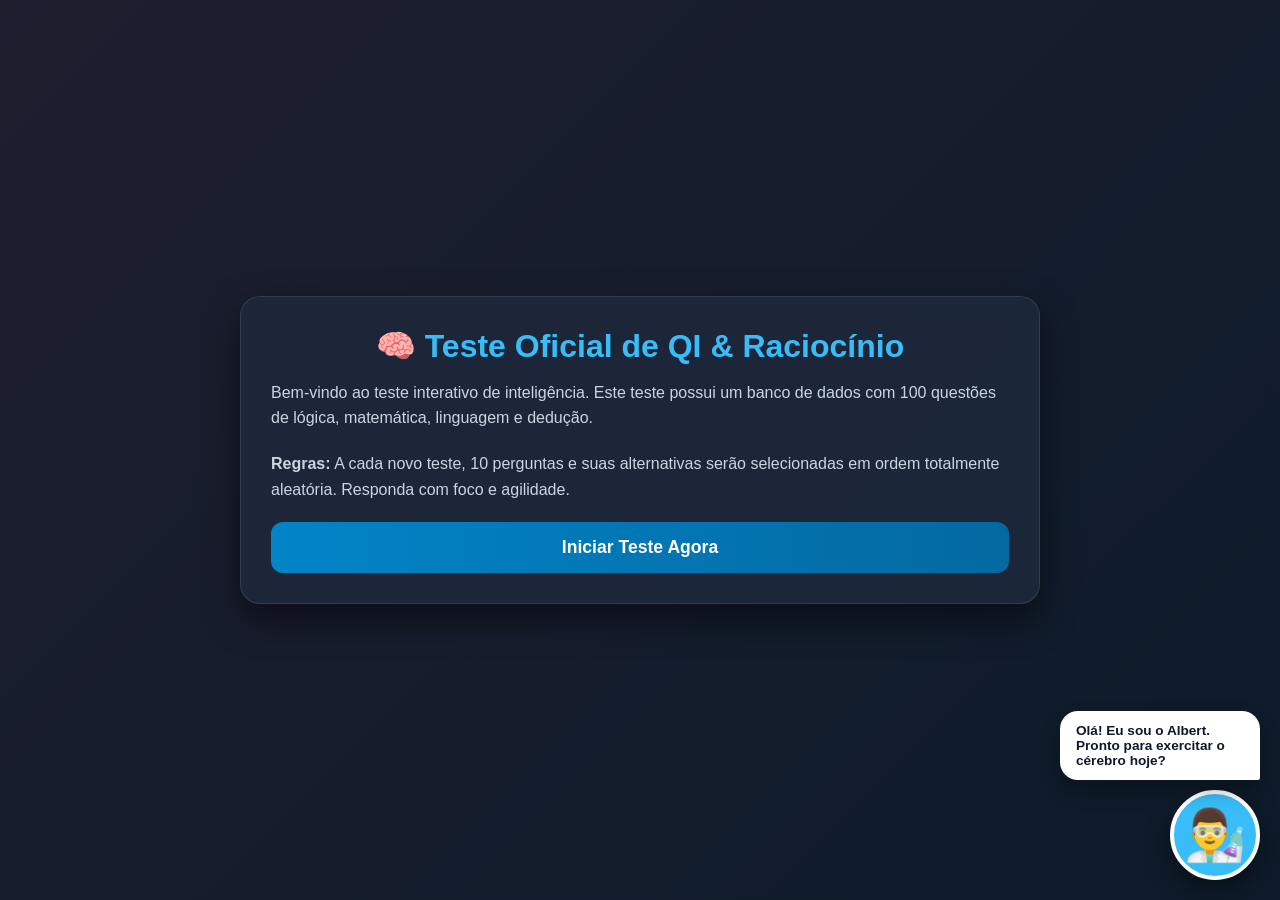
<file: index.html>
<!DOCTYPE html>
<html lang="pt-BR">
<head>
  <meta charset="UTF-8">
  <meta name="viewport" content="width=device-width, initial-scale=1.0">
  <title>Teste Interativo de QI e Raciocínio</title>
  <style>
    /* --- RESET E ESTILOS GERAIS --- */
    * {
      box-sizing: border-box;
      margin: 0;
      padding: 0;
      font-family: 'Segoe UI', Tahoma, Geneva, Verdana, sans-serif;
    }

    body {
      background: linear-gradient(135deg, #1e1e2f 0%, #0d1b2a 100%);
      color: #f1f5f9;
      min-height: 100vh;
      display: flex;
      justify-content: center;
      align-items: center;
      padding: 20px;
    }

    .container {
      width: 100%;
      max-width: 800px;
      background: rgba(30, 41, 59, 0.9);
      backdrop-filter: blur(10px);
      border-radius: 20px;
      padding: 30px;
      box-shadow: 0 15px 35px rgba(0, 0, 0, 0.5);
      border: 1px solid rgba(255, 255, 255, 0.1);
      position: relative;
      z-index: 10;
    }

    h1, h2, h3 {
      color: #38bdf8;
      text-align: center;
      margin-bottom: 15px;
    }

    p {
      color: #cbd5e1;
      line-height: 1.6;
      margin-bottom: 20px;
    }

    /* --- BOTÕES E INTERAÇÃO --- */
    .btn {
      display: block;
      width: 100%;
      background: linear-gradient(90deg, #0284c7 0%, #0369a1 100%);
      color: #ffffff;
      border: none;
      padding: 15px;
      border-radius: 12px;
      font-size: 1.1rem;
      font-weight: bold;
      cursor: pointer;
      transition: all 0.3s ease;
      text-align: center;
      margin-top: 15px;
    }

    .btn:hover {
      background: linear-gradient(90deg, #0369a1 0%, #075985 100%);
      transform: translateY(-2px);
      box-shadow: 0 5px 15px rgba(2, 132, 199, 0.4);
    }

    .options-grid {
      display: grid;
      grid-template-columns: 1fr;
      gap: 12px;
      margin-top: 20px;
    }

    @media (min-width: 600px) {
      .options-grid {
        grid-template-columns: 1fr 1fr;
      }
    }

    .option-btn {
      background: #334155;
      color: #f8fafc;
      border: 2px solid transparent;
      padding: 15px;
      border-radius: 10px;
      font-size: 1rem;
      cursor: pointer;
      text-align: left;
      transition: all 0.2s ease;
    }

    .option-btn:hover {
      background: #475569;
      border-color: #38bdf8;
    }

    /* --- BARRA DE PROGRESSO E HEADER DO QUIZ --- */
    .quiz-header {
      display: flex;
      justify-content: space-between;
      align-items: center;
      margin-bottom: 15px;
      font-size: 0.95rem;
      color: #94a3b8;
    }

    .progress-bar-container {
      width: 100%;
      height: 10px;
      background: #334155;
      border-radius: 10px;
      overflow: hidden;
      margin-bottom: 25px;
    }

    .progress-bar {
      height: 100%;
      width: 0%;
      background: #38bdf8;
      transition: width 0.3s ease;
    }

    /* --- EINSTEIN FLUTUANTE --- */
    .einstein-container {
      position: fixed;
      bottom: 20px;
      right: 20px;
      display: flex;
      flex-direction: column;
      align-items: flex-end;
      z-index: 100;
      pointer-events: none;
    }

    .speech-bubble {
      background: #ffffff;
      color: #0f172a;
      padding: 12px 16px;
      border-radius: 18px;
      border-bottom-right-radius: 2px;
      font-size: 0.85rem;
      font-weight: 600;
      max-width: 200px;
      box-shadow: 0 10px 20px rgba(0,0,0,0.3);
      margin-bottom: 10px;
      animation: floatBubble 3s ease-in-out infinite;
      position: relative;
    }

    .einstein-avatar {
      width: 90px;
      height: 90px;
      background: #38bdf8;
      border-radius: 50%;
      border: 4px solid #ffffff;
      box-shadow: 0 10px 25px rgba(0, 0, 0, 0.4);
      display: flex;
      justify-content: center;
      align-items: center;
      font-size: 50px;
      user-select: none;
      animation: floatAvatar 4s ease-in-out infinite;
      pointer-events: auto;
      cursor: pointer;
    }

    @keyframes floatAvatar {
      0%, 100% { transform: translateY(0px) rotate(0deg); }
      50% { transform: translateY(-12px) rotate(3deg); }
    }

    @keyframes floatBubble {
      0%, 100% { transform: translateY(0px); }
      50% { transform: translateY(-6px); }
    }

    /* --- RELATÓRIO FINAL --- */
    .report-card {
      background: #0f172a;
      padding: 20px;
      border-radius: 15px;
      margin: 20px 0;
      border: 1px solid #334155;
    }

    .score-badge {
      font-size: 3rem;
      font-weight: 800;
      color: #38bdf8;
      text-align: center;
      margin: 10px 0;
    }

    .stat-row {
      display: flex;
      justify-content: space-between;
      padding: 10px 0;
      border-bottom: 1px solid #1e293b;
    }

    .stat-row:last-child {
      border-bottom: none;
    }

    /* OCULTAR ELEMENTOS */
    .hidden {
      display: none !important;
    }
  </style>
</head>
<body>

  <!-- CONTAINER PRINCIPAL -->
  <div class="container">
    
    <!-- TELA INICIAL -->
    <div id="start-screen">
      <h1>🧠 Teste Oficial de QI & Raciocínio</h1>
      <p>Bem-vindo ao teste interativo de inteligência. Este teste possui um banco de dados com 100 questões de lógica, matemática, linguagem e dedução.</p>
      <p><strong>Regras:</strong> A cada novo teste, 10 perguntas e suas alternativas serão selecionadas em ordem totalmente aleatória. Responda com foco e agilidade.</p>
      <button class="btn" onclick="startQuiz()">Iniciar Teste Agora</button>
    </div>

    <!-- TELA DO QUIZ -->
    <div id="quiz-screen" class="hidden">
      <div class="quiz-header">
        <span id="question-count">Pergunta 1 de 10</span>
        <span id="timer">Tempo: 00:00</span>
      </div>
      
      <div class="progress-bar-container">
        <div class="progress-bar" id="progress-bar"></div>
      </div>

      <h2 id="question-title">Carregando pergunta...</h2>
      
      <div class="options-grid" id="options-container">
        <!-- Opções geradas via JavaScript -->
      </div>
    </div>

    <!-- TELA DE RELATÓRIO FINAL -->
    <div id="result-screen" class="hidden">
      <h1>📊 Relatório de Desempenho</h1>
      
      <div class="report-card">
        <p style="text-align:center;">Estimativa de Pontuação de QI:</p>
        <div class="score-badge" id="iq-score">--</div>
        <h3 id="iq-category" style="text-align:center; color:#e2e8f0;">Analisando...</h3>
      </div>

      <div class="report-card">
        <div class="stat-row">
          <span>Acertos Totais:</span>
          <strong id="correct-count">0 / 0</strong>
        </div>
        <div class="stat-row">
          <span>Taxa de Precisão:</span>
          <strong id="accuracy-rate">0%</strong>
        </div>
        <div class="stat-row">
          <span>Tempo Total Decorrido:</span>
          <strong id="total-time">00:00</strong>
        </div>
        <div class="stat-row">
          <span>Tempo Médio por Questão:</span>
          <strong id="avg-time">0s</strong>
        </div>
      </div>

      <p id="detailed-feedback"></p>

      <button class="btn" onclick="restartQuiz()">Refazer Teste (Novas Perguntas)</button>
    </div>

  </div>

  <!-- EINSTEIN FLUTUANTE E INTERATIVO -->
  <div class="einstein-container">
    <div class="speech-bubble" id="einstein-speech">
      Olá! Eu sou o Albert. Pronto para exercitar o cérebro hoje?
    </div>
    <div class="einstein-avatar" onclick="einsteinClick()">
      👨‍🔬
    </div>
  </div>

  <script>
    /* --- BANCO COMPLETO DE 100 QUESTÕES --- */
    const questionBank = [
      // --- LÓGICA E SEQUÊNCIAS NUMÉRICAS ---
      { question: "Qual número completa a sequência: 2, 4, 8, 16, 32, [ ? ]", options: ["64", "48", "60", "128"], answer: 0 },
      { question: "Qual número deve substituir o ponto de interrogação: 3, 6, 11, 18, 27, [ ? ]", options: ["38", "36", "35", "40"], answer: 0 },
      { question: "Qual o próximo valor na sequência: 1, 1, 2, 3, 5, 8, 13, [ ? ]", options: ["21", "18", "20", "26"], answer: 0 },
      { question: "Qual número completa a sequência: 5, 10, 20, 40, [ ? ]", options: ["80", "60", "70", "100"], answer: 0 },
      { question: "Qual número completa a sequência: 100, 95, 85, 70, [ ? ]", options: ["50", "55", "60", "45"], answer: 0 },
      { question: "Qual o próximo termo: 2, 3, 5, 7, 11, 13, [ ? ]", options: ["17", "15", "16", "19"], answer: 0 },
      { question: "Complete a série: 1, 4, 9, 16, 25, [ ? ]", options: ["36", "30", "32", "49"], answer: 0 },
      { question: "Qual número vem a seguir: 80, 40, 20, 10, [ ? ]", options: ["5", "2.5", "0", "8"], answer: 0 },
      { question: "Complete a lógica: 3, 9, 27, 81, [ ? ]", options: ["243", "162", "210", "324"], answer: 0 },
      { question: "Qual o número faltante: 7, 14, 28, 56, [ ? ]", options: ["112", "98", "104", "120"], answer: 0 },
      { question: "Complete a sequência: 2, 6, 12, 20, 30, [ ? ]", options: ["42", "40", "36", "48"], answer: 0 },
      { question: "Qual é o próximo número: 10, 9, 11, 8, 12, [ ? ]", options: ["7", "13", "6", "14"], answer: 0 },
      { question: "Complete o padrão: 4, 8, 12, 16, 20, [ ? ]", options: ["24", "22", "26", "28"], answer: 0 },
      { question: "Qual o próximo valor: 1, 8, 27, 64, [ ? ]", options: ["125", "100", "81", "216"], answer: 0 },
      { question: "Complete: 2, 5, 10, 17, 26, [ ? ]", options: ["37", "35", "32", "40"], answer: 0 },
      { question: "Qual número segue a ordem: 64, 32, 16, 8, [ ? ]", options: ["4", "2", "6", "0"], answer: 0 },
      { question: "Qual número completa a série: 15, 30, 45, 60, [ ? ]", options: ["75", "70", "80", "90"], answer: 0 },
      { question: "Descubra o próximo número: 1, 2, 6, 24, 120, [ ? ]", options: ["720", "600", "480", "360"], answer: 0 },
      { question: "Complete a lógica: 0, 3, 8, 15, 24, [ ? ]", options: ["35", "32", "30", "36"], answer: 0 },
      { question: "Qual número completa: 99, 88, 77, 66, [ ? ]", options: ["55", "44", "50", "60"], answer: 0 },
      { question: "Complete o padrão: 5, 11, 23, 47, [ ? ]", options: ["95", "94", "89", "91"], answer: 0 },
      { question: "Qual o próximo número da sequência: 12, 24, 36, 48, [ ? ]", options: ["60", "58", "62", "72"], answer: 0 },
      { question: "Qual é o número seguinte: 1, 3,
</file>
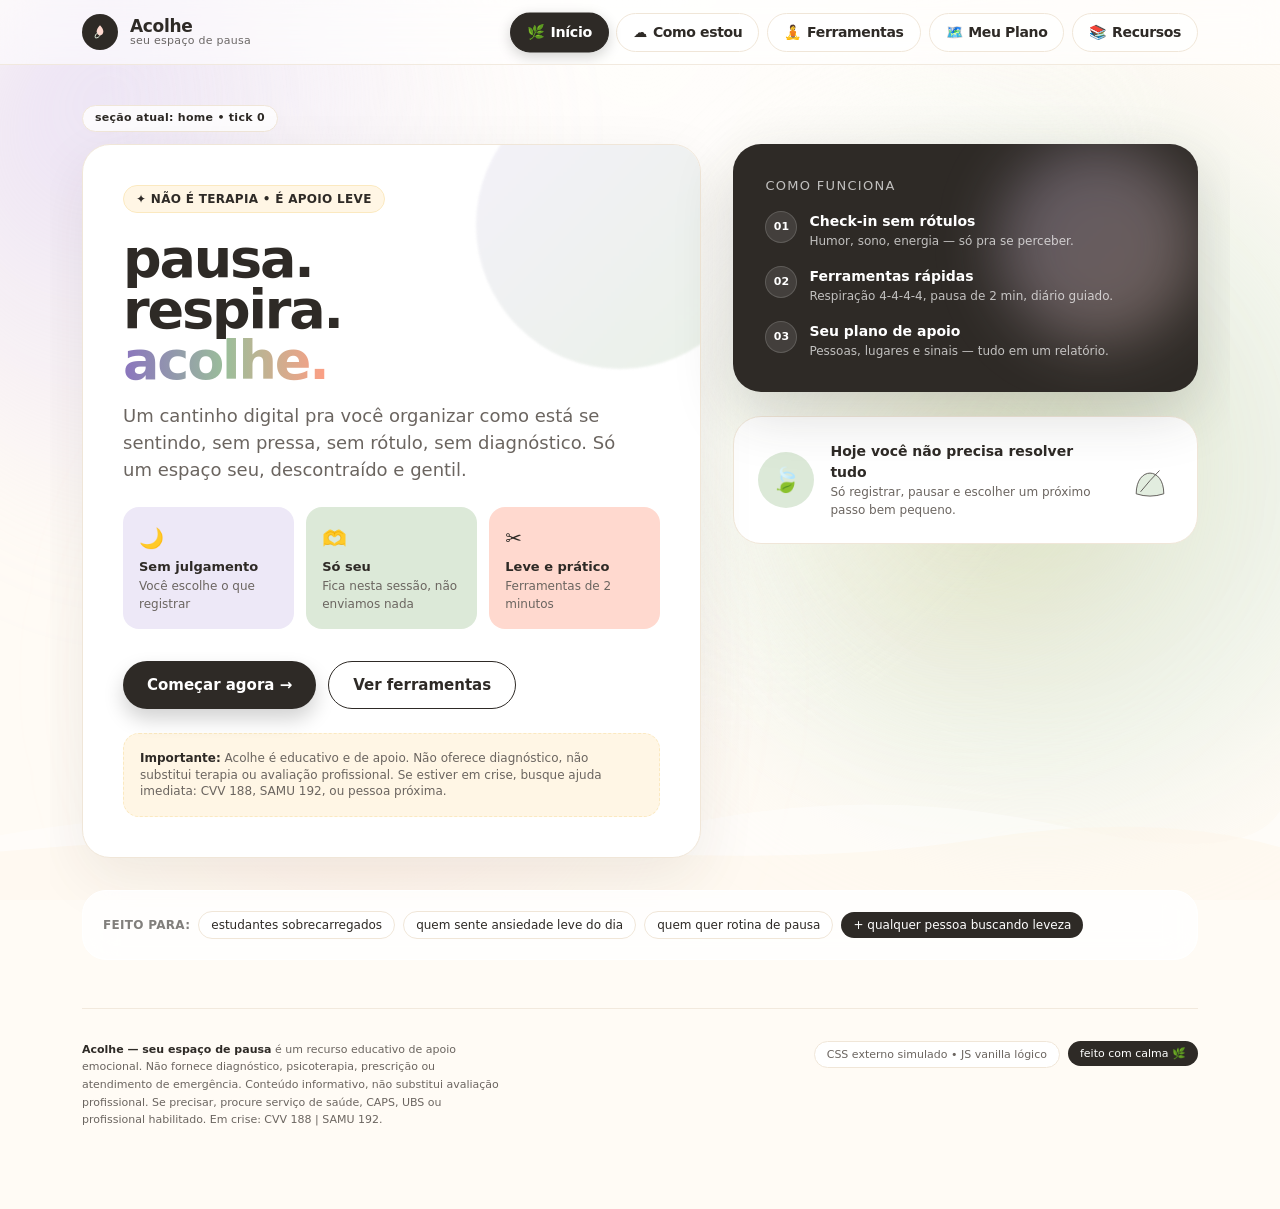
<file: Acolhe-Sistema-Apoio.html>
<!DOCTYPE html>
<html lang="en">
<head>
  <meta charset="UTF-8">
  <meta name="viewport" content="width=device-width, initial-scale=1">
  <title>React Artifact</title>
  <style>*,:after,:before{--tw-border-spacing-x:0;--tw-border-spacing-y:0;--tw-translate-x:0;--tw-translate-y:0;--tw-rotate:0;--tw-skew-x:0;--tw-skew-y:0;--tw-scale-x:1;--tw-scale-y:1;--tw-pan-x: ;--tw-pan-y: ;--tw-pinch-zoom: ;--tw-scroll-snap-strictness:proximity;--tw-gradient-from-position: ;--tw-gradient-via-position: ;--tw-gradient-to-position: ;--tw-ordinal: ;--tw-slashed-zero: ;--tw-numeric-figure: ;--tw-numeric-spacing: ;--tw-numeric-fraction: ;--tw-ring-inset: ;--tw-ring-offset-width:0px;--tw-ring-offset-color:#fff;--tw-ring-color:rgba(59,130,246,.5);--tw-ring-offset-shadow:0 0 #0000;--tw-ring-shadow:0 0 #0000;--tw-shadow:0 0 #0000;--tw-shadow-colored:0 0 #0000;--tw-blur: ;--tw-brightness: ;--tw-contrast: ;--tw-grayscale: ;--tw-hue-rotate: ;--tw-invert: ;--tw-saturate: ;--tw-sepia: ;--tw-drop-shadow: ;--tw-backdrop-blur: ;--tw-backdrop-brightness: ;--tw-backdrop-contrast: ;--tw-backdrop-grayscale: ;--tw-backdrop-hue-rotate: ;--tw-backdrop-invert: ;--tw-backdrop-opacity: ;--tw-backdrop-saturate: ;--tw-backdrop-sepia: ;--tw-contain-size: ;--tw-contain-layout: ;--tw-contain-paint: ;--tw-contain-style: }::backdrop{--tw-border-spacing-x:0;--tw-border-spacing-y:0;--tw-translate-x:0;--tw-translate-y:0;--tw-rotate:0;--tw-skew-x:0;--tw-skew-y:0;--tw-scale-x:1;--tw-scale-y:1;--tw-pan-x: ;--tw-pan-y: ;--tw-pinch-zoom: ;--tw-scroll-snap-strictness:proximity;--tw-gradient-from-position: ;--tw-gradient-via-position: ;--tw-gradient-to-position: ;--tw-ordinal: ;--tw-slashed-zero: ;--tw-numeric-figure: ;--tw-numeric-spacing: ;--tw-numeric-fraction: ;--tw-ring-inset: ;--tw-ring-offset-width:0px;--tw-ring-offset-color:#fff;--tw-ring-color:rgba(59,130,246,.5);--tw-ring-offset-shadow:0 0 #0000;--tw-ring-shadow:0 0 #0000;--tw-shadow:0 0 #0000;--tw-shadow-colored:0 0 #0000;--tw-blur: ;--tw-brightness: ;--tw-contrast: ;--tw-grayscale: ;--tw-hue-rotate: ;--tw-invert: ;--tw-saturate: ;--tw-sepia: ;--tw-drop-shadow: ;--tw-backdrop-blur: ;--tw-backdrop-brightness: ;--tw-backdrop-contrast: ;--tw-backdrop-grayscale: ;--tw-backdrop-hue-rotate: ;--tw-backdrop-invert: ;--tw-backdrop-opacity: ;--tw-backdrop-saturate: ;--tw-backdrop-sepia: ;--tw-contain-size: ;--tw-contain-layout: ;--tw-contain-paint: ;--tw-contain-style: }/*! tailwindcss v3.4.18 | MIT License | https://tailwindcss.com*/*,:after,:before{box-sizing:border-box;border:0 solid #e5e7eb}:after,:before{--tw-content:""}:host,html{line-height:1.5;-webkit-text-size-adjust:100%;-moz-tab-size:4;-o-tab-size:4;tab-size:4;font-family:ui-sans-serif,system-ui,sans-serif,Apple Color Emoji,Segoe UI Emoji,Segoe UI Symbol,Noto Color Emoji;font-feature-settings:normal;font-variation-settings:normal;-webkit-tap-highlight-color:transparent}body{margin:0;line-height:inherit}hr{height:0;color:inherit;border-top-width:1px}abbr:where([title]){-webkit-text-decoration:underline dotted;text-decoration:underline dotted}h1,h2,h3,h4,h5,h6{font-size:inherit;font-weight:inherit}a{color:inherit;text-decoration:inherit}b,strong{font-weight:bolder}code,kbd,pre,samp{font-family:ui-monospace,SFMono-Regular,Menlo,Monaco,Consolas,Liberation Mono,Courier New,monospace;font-feature-settings:normal;font-variation-settings:normal;font-size:1em}small{font-size:80%}sub,sup{font-size:75%;line-height:0;position:relative;vertical-align:baseline}sub{bottom:-.25em}sup{top:-.5em}table{text-indent:0;border-color:inherit;border-collapse:collapse}button,input,optgroup,select,textarea{font-family:inherit;font-feature-settings:inherit;font-variation-settings:inherit;font-size:100%;font-weight:inherit;line-height:inherit;letter-spacing:inherit;color:inherit;margin:0;padding:0}button,select{text-transform:none}button,input:where([type=button]),input:where([type=reset]),input:where([type=submit]){-webkit-appearance:button;background-color:transparent;background-image:none}:-moz-focusring{outline:auto}:-moz-ui-invalid{box-shadow:none}progress{vertical-align:baseline}::-webkit-inner-spin-button,::-webkit-outer-spin-button{height:auto}[type=search]{-webkit-appearance:textfield;outline-offset:-2px}::-webkit-search-decoration{-webkit-appearance:none}::-webkit-file-upload-button{-webkit-appearance:button;font:inherit}summary{display:list-item}blockquote,dd,dl,figure,h1,h2,h3,h4,h5,h6,hr,p,pre{margin:0}fieldset{margin:0}fieldset,legend{padding:0}menu,ol,ul{list-style:none;margin:0;padding:0}dialog{padding:0}textarea{resize:vertical}input::-moz-placeholder,textarea::-moz-placeholder{opacity:1;color:#9ca3af}input::placeholder,textarea::placeholder{opacity:1;color:#9ca3af}[role=button],button{cursor:pointer}:disabled{cursor:default}audio,canvas,embed,iframe,img,object,svg,video{display:block;vertical-align:middle}img,video{max-width:100%;height:auto}[hidden]:where(:not([hidden=until-found])){display:none}.pointer-events-none{pointer-events:none}.invisible{visibility:hidden}.fixed{position:fixed}.absolute{position:absolute}.relative{position:relative}.sticky{position:sticky}.inset-0{inset:0}.-bottom-10{bottom:-2.5rem}.-right-10{right:-2.5rem}.-right-16{right:-4rem}.-top-10{top:-2.5rem}.-top-16{top:-4rem}.bottom-0{bottom:0}.left-0{left:0}.right-0{right:0}.top-0{top:0}.z-0{z-index:0}.z-10{z-index:10}.z-40{z-index:40}.z-\[100\]{z-index:100}.mx-auto{margin-left:auto;margin-right:auto}.mb-3{margin-bottom:.75rem}.mt-1{margin-top:.25rem}.mt-12{margin-top:3rem}.mt-2{margin-top:.5rem}.mt-3{margin-top:.75rem}.mt-4{margin-top:1rem}.mt-5{margin-top:1.25rem}.mt-6{margin-top:1.5rem}.mt-8{margin-top:2rem}.box-border{box-sizing:border-box}.flex{display:flex}.inline-flex{display:inline-flex}.grid{display:grid}.hidden{display:none}.h-10{height:2.5rem}.h-14{height:3.5rem}.h-2{height:.5rem}.h-40{height:10rem}.h-56{height:14rem}.h-72{height:18rem}.h-8{height:2rem}.h-9{height:2.25rem}.h-\[180px\]{height:180px}.h-\[18vh\]{height:18vh}.h-\[200px\]{height:200px}.h-\[64px\]{height:64px}.h-full{height:100%}.max-h-\[260px\]{max-height:260px}.min-h-\[126px\]{min-height:126px}.min-h-\[180px\]{min-height:180px}.min-h-\[64px\]{min-height:64px}.min-h-\[78px\]{min-height:78px}.min-h-\[98px\]{min-height:98px}.min-h-screen{min-height:100vh}.w-10{width:2.5rem}.w-14{width:3.5rem}.w-40{width:10rem}.w-56{width:14rem}.w-72{width:18rem}.w-8{width:2rem}.w-9{width:2.25rem}.w-\[180px\]{width:180px}.w-\[200px\]{width:200px}.w-fit{width:-moz-fit-content;width:fit-content}.w-full{width:100%}.max-w-\[100vw\]{max-width:100vw}.max-w-\[1100px\]{max-width:1100px}.max-w-\[1180px\]{max-width:1180px}.max-w-\[46ch\]{max-width:46ch}.max-w-\[60ch\]{max-width:60ch}.max-w-\[70ch\]{max-width:70ch}.max-w-\[900px\]{max-width:900px}.max-w-\[980px\]{max-width:980px}.flex-1{flex:1 1 0%}.shrink-0{flex-shrink:0}.scale-\[1\.02\]{--tw-scale-x:1.02;--tw-scale-y:1.02}.scale-\[1\.02\],.scale-\[1\.03\]{transform:translate(var(--tw-translate-x),var(--tw-translate-y)) rotate(var(--tw-rotate)) skewX(var(--tw-skew-x)) skewY(var(--tw-skew-y)) scaleX(var(--tw-scale-x)) scaleY(var(--tw-scale-y))}.scale-\[1\.03\]{--tw-scale-x:1.03;--tw-scale-y:1.03}.transform{transform:translate(var(--tw-translate-x),var(--tw-translate-y)) rotate(var(--tw-rotate)) skewX(var(--tw-skew-x)) skewY(var(--tw-skew-y)) scaleX(var(--tw-scale-x)) scaleY(var(--tw-scale-y))}.animate-\[breathePulse_4s_ease-in-out_infinite_alternate\]{animation:breathePulse 4s ease-in-out infinite alternate}.list-disc{list-style-type:disc}.grid-cols-1{grid-template-columns:repeat(1,minmax(0,1fr))}.grid-cols-5{grid-template-columns:repeat(5,minmax(0,1fr))}.flex-col{flex-direction:column}.flex-wrap{flex-wrap:wrap}.items-start{align-items:flex-start}.items-end{align-items:flex-end}.items-center{align-items:center}.items-baseline{align-items:baseline}.items-stretch{align-items:stretch}.justify-center{justify-content:center}.justify-between{justify-content:space-between}.gap-1{gap:.25rem}.gap-1\.5{gap:.375rem}.gap-2{gap:.5rem}.gap-3{gap:.75rem}.gap-4{gap:1rem}.gap-5{gap:1.25rem}.gap-6{gap:1.5rem}.space-y-1\.5>:not([hidden])~:not([hidden]){--tw-space-y-reverse:0;margin-top:calc(.375rem*(1 - var(--tw-space-y-reverse)));margin-bottom:calc(.375rem*var(--tw-space-y-reverse))}.space-y-2>:not([hidden])~:not([hidden]){--tw-space-y-reverse:0;margin-top:calc(.5rem*(1 - var(--tw-space-y-reverse)));margin-bottom:calc(.5rem*var(--tw-space-y-reverse))}.space-y-4>:not([hidden])~:not([hidden]){--tw-space-y-reverse:0;margin-top:calc(1rem*(1 - var(--tw-space-y-reverse)));margin-bottom:calc(1rem*var(--tw-space-y-reverse))}.space-y-5>:not([hidden])~:not([hidden]){--tw-space-y-reverse:0;margin-top:calc(1.25rem*(1 - var(--tw-space-y-reverse)));margin-bottom:calc(1.25rem*var(--tw-space-y-reverse))}.space-y-6>:not([hidden])~:not([hidden]){--tw-space-y-reverse:0;margin-top:calc(1.5rem*(1 - var(--tw-space-y-reverse)));margin-bottom:calc(1.5rem*var(--tw-space-y-reverse))}.space-y-8>:not([hidden])~:not([hidden]){--tw-space-y-reverse:0;margin-top:calc(2rem*(1 - var(--tw-space-y-reverse)));margin-bottom:calc(2rem*var(--tw-space-y-reverse))}.overflow-auto{overflow:auto}.overflow-hidden{overflow:hidden}.overflow-x-hidden{overflow-x:hidden}.whitespace-pre-wrap{white-space:pre-wrap}.rounded-2xl{border-radius:1rem}.rounded-\[14px\]{border-radius:14px}.rounded-\[16px\]{border-radius:16px}.rounded-\[18px\]{border-radius:18px}.rounded-\[20px\]{border-radius:20px}.rounded-\[24px\]{border-radius:24px}.rounded-\[28px\]{border-radius:28px}.rounded-full{border-radius:9999px}.border{border-width:1px}.border-b{border-bottom-width:1px}.border-t{border-top-width:1px}.border-dashed{border-style:dashed}.border-\[\#2E2A26\]{--tw-border-opacity:1;border-color:rgb(46 42 38/var(--tw-border-opacity,1))}.border-\[\#2E2A26\]\/10{border-color:rgba(46,42,38,.1)}.border-\[\#B8D1B3\]{--tw-border-opacity:1;border-color:rgb(184 209 179/var(--tw-border-opacity,1))}.border-\[\#D7C9F5\]{--tw-border-opacity:1;border-color:rgb(215 201 245/var(--tw-border-opacity,1))}.border-\[\#D7C9F5\]\/60{border-color:rgba(215,201,245,.6)}.border-\[\#F0E6D8\]{--tw-border-opacity:1;border-color:rgb(240 230 216/var(--tw-border-opacity,1))}.border-\[\#F0E6D8\]\/80{border-color:hsla(35,44%,89%,.8)}.border-\[\#FBE9C0\]{--tw-border-opacity:1;border-color:rgb(251 233 192/var(--tw-border-opacity,1))}.border-\[\#FFB8A3\]{--tw-border-opacity:1;border-color:rgb(255 184 163/var(--tw-border-opacity,1))}.border-\[\#FFD9CF\]\/30{border-color:rgba(255,217,207,.3)}.border-white{--tw-border-opacity:1;border-color:rgb(255 255 255/var(--tw-border-opacity,1))}.border-white\/10{border-color:hsla(0,0%,100%,.1)}.border-white\/15{border-color:hsla(0,0%,100%,.15)}.border-white\/20{border-color:hsla(0,0%,100%,.2)}.bg-\[\#25D366\]{--tw-bg-opacity:1;background-color:rgb(37 211 102/var(--tw-bg-opacity,1))}.bg-\[\#2E2A26\]{--tw-bg-opacity:1;background-color:rgb(46 42 38/var(--tw-bg-opacity,1))}.bg-\[\#B8D1B3\]{--tw-bg-opacity:1;background-color:rgb(184 209 179/var(--tw-bg-opacity,1))}.bg-\[\#DCE9D8\]{--tw-bg-opacity:1;background-color:rgb(220 233 216/var(--tw-bg-opacity,1))}.bg-\[\#DCE9D8\]\/20{background-color:rgba(220,233,216,.2)}.bg-\[\#EDE8F7\]{--tw-bg-opacity:1;background-color:rgb(237 232 247/var(--tw-bg-opacity,1))}.bg-\[\#FFB8A3\]{--tw-bg-opacity:1;background-color:rgb(255 184 163/var(--tw-bg-opacity,1))}.bg-\[\#FFD9CF\]{--tw-bg-opacity:1;background-color:rgb(255 217 207/var(--tw-bg-opacity,1))}.bg-\[\#FFD9CF\]\/20{background-color:rgba(255,217,207,.2)}.bg-\[\#FFF6E5\]{--tw-bg-opacity:1;background-color:rgb(255 246 229/var(--tw-bg-opacity,1))}.bg-\[\#FFFBF5\]{--tw-bg-opacity:1;background-color:rgb(255 251 245/var(--tw-bg-opacity,1))}.bg-white{--tw-bg-opacity:1;background-color:rgb(255 255 255/var(--tw-bg-opacity,1))}.bg-white\/10{background-color:hsla(0,0%,100%,.1)}.bg-white\/15{background-color:hsla(0,0%,100%,.15)}.bg-white\/55{background-color:hsla(0,0%,100%,.55)}.bg-white\/70{background-color:hsla(0,0%,100%,.7)}.bg-white\/80{background-color:hsla(0,0%,100%,.8)}.bg-white\/90{background-color:hsla(0,0%,100%,.9)}.bg-\[radial-gradient\(ellipse_at_top\2c _rgba\(255\2c 255\2c 255\2c 0\.7\)\2c transparent_60\%\)\]{background-image:radial-gradient(ellipse at top,hsla(0,0%,100%,.7),transparent 60%)}.bg-gradient-to-br{background-image:linear-gradient(to bottom right,var(--tw-gradient-stops))}.bg-gradient-to-r{background-image:linear-gradient(to right,var(--tw-gradient-stops))}.from-\[\#8A74BE\]{--tw-gradient-from:#8a74be var(--tw-gradient-from-position);--tw-gradient-to:rgba(138,116,190,0) var(--tw-gradient-to-position);--tw-gradient-stops:var(--tw-gradient-from),var(--tw-gradient-to)}.from-\[\#D7C9F5\]\/30{--tw-gradient-from:rgba(215,201,245,.3) var(--tw-gradient-from-position);--tw-gradient-to:rgba(215,201,245,0) var(--tw-gradient-to-position);--tw-gradient-stops:var(--tw-gradient-from),var(--tw-gradient-to)}.from-\[\#EDE8F7\]{--tw-gradient-from:#ede8f7 var(--tw-gradient-from-position);--tw-gradient-to:rgba(237,232,247,0) var(--tw-gradient-to-position);--tw-gradient-stops:var(--tw-gradient-from),var(--tw-gradient-to)}.from-\[\#FFD9CF\]\/30{--tw-gradient-from:rgba(255,217,207,.3) var(--tw-gradient-from-position);--tw-gradient-to:rgba(255,217,207,0) var(--tw-gradient-to-position);--tw-gradient-stops:var(--tw-gradient-from),var(--tw-gradient-to)}.via-\[\#9BBE9A\]{--tw-gradient-to:rgba(155,190,154,0) var(--tw-gradient-to-position);--tw-gradient-stops:var(--tw-gradient-from),#9bbe9a var(--tw-gradient-via-position),var(--tw-gradient-to)}.to-\[\#D7C9F5\]\/30{--tw-gradient-to:rgba(215,201,245,.3) var(--tw-gradient-to-position)}.to-\[\#DCE9D8\]{--tw-gradient-to:#dce9d8 var(--tw-gradient-to-position)}.to-\[\#FF9E84\]{--tw-gradient-to:#ff9e84 var(--tw-gradient-to-position)}.to-\[\#FFD9CF\]{--tw-gradient-to:#ffd9cf var(--tw-gradient-to-position)}.to-\[\#FFD9CF\]\/30{--tw-gradient-to:rgba(255,217,207,.3) var(--tw-gradient-to-position)}.bg-clip-text{-webkit-background-clip:text;background-clip:text}.p-3{padding:.75rem}.p-4{padding:1rem}.p-5{padding:1.25rem}.p-6{padding:1.5rem}.p-7{padding:1.75rem}.px-2{padding-left:.5rem;padding-right:.5rem}.px-3{padding-left:.75rem;padding-right:.75rem}.px-4{padding-left:1rem;padding-right:1rem}.px-5{padding-left:1.25rem;padding-right:1.25rem}.px-6{padding-left:1.5rem;padding-right:1.5rem}.py-1{padding-top:.25rem;padding-bottom:.25rem}.py-2{padding-top:.5rem;padding-bottom:.5rem}.py-3{padding-top:.75rem;padding-bottom:.75rem}.py-4{padding-top:1rem;padding-bottom:1rem}.pb-20{padding-bottom:5rem}.pl-4{padding-left:1rem}.pt-8{padding-top:2rem}.text-left{text-align:left}.text-center{text-align:center}.text-\[10px\]{font-size:10px}.text-\[11px\]{font-size:11px}.text-\[12px\]{font-size:12px}.text-\[13px\]{font-size:13px}.text-\[14px\]{font-size:14px}.text-\[15px\]{font-size:15px}.text-\[16px\]{font-size:16px}.text-\[17px\]{font-size:17px}.text-\[18px\]{font-size:18px}.text-\[20px\]{font-size:20px}.text-\[24px\]{font-size:24px}.text-\[26px\]{font-size:26px}.text-\[28px\]{font-size:28px}.text-\[30px\]{font-size:30px}.text-\[32px\]{font-size:32px}.text-\[36px\]{font-size:36px}.text-\[44px\]{font-size:44px}.text-\[48px\]{font-size:48px}.font-black{font-weight:900}.font-bold{font-weight:700}.font-medium{font-weight:500}.font-normal{font-weight:400}.font-semibold{font-weight:600}.leading-\[0\.95\]{line-height:.95}.leading-\[1\.5\]{line-height:1.5}.leading-\[1\.6\]{line-height:1.6}.leading-none{line-height:1}.leading-snug{line-height:1.375}.leading-tight{line-height:1.25}.tracking-\[-0\.02em\]{letter-spacing:-.02em}.tracking-\[-0\.03em\]{letter-spacing:-.03em}.tracking-\[-0\.04em\]{letter-spacing:-.04em}.tracking-tight{letter-spacing:-.025em}.tracking-wide{letter-spacing:.025em}.tracking-widest{letter-spacing:.1em}.text-\[\#2E2A26\]{--tw-text-opacity:1;color:rgb(46 42 38/var(--tw-text-opacity,1))}.text-\[\#2E2A26\]\/80{color:rgba(46,42,38,.8)}.text-\[\#6B6560\]{--tw-text-opacity:1;color:rgb(107 101 96/var(--tw-text-opacity,1))}.text-\[\#FFF7E6\]{--tw-text-opacity:1;color:rgb(255 247 230/var(--tw-text-opacity,1))}.text-transparent{color:transparent}.text-white{--tw-text-opacity:1;color:rgb(255 255 255/var(--tw-text-opacity,1))}.opacity-40{opacity:.4}.opacity-50{opacity:.5}.opacity-60{opacity:.6}.opacity-70{opacity:.7}.opacity-80{opacity:.8}.opacity-90{opacity:.9}.shadow-\[0_10px_20px_rgba\(0\2c 0\2c 0\2c 0\.18\)\]{--tw-shadow:0 10px 20px rgba(0,0,0,.18);--tw-shadow-colored:0 10px 20px var(--tw-shadow-color);box-shadow:var(--tw-ring-offset-shadow,0 0 #0000),var(--tw-ring-shadow,0 0 #0000),var(--tw-shadow)}.shadow-\[0_10px_30px_rgba\(0\2c 0\2c 0\2c 0\.05\)\]{--tw-shadow:0 10px 30px rgba(0,0,0,.05);--tw-shadow-colored:0 10px 30px var(--tw-shadow-color);box-shadow:var(--tw-ring-offset-shadow,0 0 #0000),var(--tw-ring-shadow,0 0 #0000),var(--tw-shadow)}.shadow-\[0_10px_30px_rgba\(0\2c 0\2c 0\2c 0\.15\)\]{--tw-shadow:0 10px 30px rgba(0,0,0,.15);--tw-shadow-colored:0 10px 30px var(--tw-shadow-color);box-shadow:var(--tw-ring-offset-shadow,0 0 #0000),var(--tw-ring-shadow,0 0 #0000),var(--tw-shadow)}.shadow-\[0_12px_40px_rgba\(0\2c 0\2c 0\2c 0\.06\)\]{--tw-shadow:0 12px 40px rgba(0,0,0,.06);--tw-shadow-colored:0 12px 40px var(--tw-shadow-color);box-shadow:var(--tw-ring-offset-shadow,0 0 #0000),var(--tw-ring-shadow,0 0 #0000),var(--tw-shadow)}.shadow-\[0_20px_60px_rgba\(46\2c 42\2c 38\2c 0\.08\)\]{--tw-shadow:0 20px 60px rgba(46,42,38,.08);--tw-shadow-colored:0 20px 60px var(--tw-shadow-color);box-shadow:var(--tw-ring-offset-shadow,0 0 #0000),var(--tw-ring-shadow,0 0 #0000),var(--tw-shadow)}.shadow-\[0_20px_60px_rgba\(46\2c 42\2c 38\2c 0\.18\)\]{--tw-shadow:0 20px 60px rgba(46,42,38,.18);--tw-shadow-colored:0 20px 60px var(--tw-shadow-color);box-shadow:var(--tw-ring-offset-shadow,0 0 #0000),var(--tw-ring-shadow,0 0 #0000),var(--tw-shadow)}.shadow-\[0_4px_14px_rgba\(0\2c 0\2c 0\2c 0\.18\)\]{--tw-shadow:0 4px 14px rgba(0,0,0,.18);--tw-shadow-colored:0 4px 14px var(--tw-shadow-color);box-shadow:var(--tw-ring-offset-shadow,0 0 #0000),var(--tw-ring-shadow,0 0 #0000),var(--tw-shadow)}.shadow-\[0_8px_20px_rgba\(37\2c 211\2c 102\2c 0\.35\)\]{--tw-shadow:0 8px 20px rgba(37,211,102,.35);--tw-shadow-colored:0 8px 20px var(--tw-shadow-color)}.shadow-\[0_8px_20px_rgba\(37\2c 211\2c 102\2c 0\.35\)\],.shadow-lg{box-shadow:var(--tw-ring-offset-shadow,0 0 #0000),var(--tw-ring-shadow,0 0 #0000),var(--tw-shadow)}.shadow-lg{--tw-shadow:0 10px 15px -3px rgba(0,0,0,.1),0 4px 6px -4px rgba(0,0,0,.1);--tw-shadow-colored:0 10px 15px -3px var(--tw-shadow-color),0 4px 6px -4px var(--tw-shadow-color)}.outline-none{outline:2px solid transparent;outline-offset:2px}.blur-\[18px\]{--tw-blur:blur(18px)}.blur-\[18px\],.blur-\[1px\]{filter:var(--tw-blur) var(--tw-brightness) var(--tw-contrast) var(--tw-grayscale) var(--tw-hue-rotate) var(--tw-invert) var(--tw-saturate) var(--tw-sepia) var(--tw-drop-shadow)}.blur-\[1px\]{--tw-blur:blur(1px)}.blur-\[20px\]{--tw-blur:blur(20px)}.blur-\[20px\],.blur-\[30px\]{filter:var(--tw-blur) var(--tw-brightness) var(--tw-contrast) var(--tw-grayscale) var(--tw-hue-rotate) var(--tw-invert) var(--tw-saturate) var(--tw-sepia) var(--tw-drop-shadow)}.blur-\[30px\]{--tw-blur:blur(30px)}.transition{transition-property:color,background-color,border-color,text-decoration-color,fill,stroke,opacity,box-shadow,transform,filter,backdrop-filter;transition-timing-function:cubic-bezier(.4,0,.2,1);transition-duration:.15s}.transition-all{transition-property:all;transition-timing-function:cubic-bezier(.4,0,.2,1);transition-duration:.15s}:root{--lavender:#ede8f7;--lavender-strong:#d7c9f5;--sage:#dce9d8;--sage-strong:#b8d1b3;--sand:#fff6e5;--sand-strong:#fbe9c0;--coral:#ffd9cf;--coral-strong:#ffb8a3;--ink:#2e2a26;--ink-soft:#6b6560;--surface:#fffbf5;--card:#fff;--border:#f0e6d8;--safe-area-inset-top:env(safe-area-inset-top)}*{font-family:ui-rounded,Hiragino Maru Gothic ProN,Quicksand,Nunito,system-ui,-apple-system,sans-serif;box-sizing:border-box}body,html{background:var(--surface);color:var(--ink);overflow-x:hidden;max-width:100vw;width:100%}.aurora-wrap{position:fixed;inset:0;pointer-events:none;z-index:0;overflow:hidden;width:100vw;max-width:100vw;filter:blur(0)}.blob{position:absolute;border-radius:50%;filter:blur(60px);opacity:.5;mix-blend-mode:multiply;will-change:transform;max-width:90vw}.blob-a{width:min(680px,90vw);height:min(680px,90vw);background:radial-gradient(circle at 30% 30%,var(--lavender-strong),transparent 70%);top:-12%;left:-8%;animation:floatA 26s ease-in-out infinite}.blob-b{width:min(740px,90vw);height:min(740px,90vw);background:radial-gradient(circle at 50% 50%,var(--sage-strong),#e8f1e6 60%);top:10%;right:-10%;animation:floatB 32s ease-in-out infinite}.blob-c{width:min(620px,85vw);height:min(620px,85vw);background:radial-gradient(circle at 30% 50%,var(--coral),transparent 70%);bottom:-10%;left:12%;animation:floatC 28s ease-in-out infinite}.blob-d{width:min(520px,80vw);height:min(520px,80vw);background:radial-gradient(circle,var(--sand-strong),transparent 70%);bottom:18%;right:4%;animation:floatD 34s ease-in-out infinite}@keyframes floatA{0%,to{transform:translate(0) scale(1)}33%{transform:translate(60px,40px) scale(1.08)}66%{transform:translate(-20px,70px) scale(.96)}}@keyframes floatB{0%,to{transform:translate(0) scale(1)}50%{transform:translate(-80px,30px) scale(1.12)}}@keyframes floatC{0%,to{transform:translate(0) scale(1)}40%{transform:translate(40px,-60px) scale(1.1)}80%{transform:translate(-30px,-20px) scale(.95)}}@keyframes floatD{0%,to{transform:translate(0) scale(1)}50%{transform:translate(-40px,-50px) scale(1.15)}}.glass{backdrop-filter:blur(16px);-webkit-backdrop-filter:blur(16px)}.range-input{-webkit-appearance:none;-moz-appearance:none;appearance:none;height:10px;border-radius:999px;background:linear-gradient(90deg,var(--lavender-strong),var(--sage-strong));outline:none}.range-input::-webkit-slider-thumb{-webkit-appearance:none;width:28px;height:28px;border-radius:50%;background:#fff;border:3px solid var(--ink);box-shadow:0 2px 10px rgba(0,0,0,.12);cursor:pointer;-webkit-transition:transform .15s;transition:transform .15s}.range-input::-webkit-slider-thumb:active{transform:scale(1.15)}@keyframes breathePulse{0%{transform:scale(.72)}to{transform:scale(1.18)}}.selection\:bg-\[\#FFD9CF\] ::-moz-selection{--tw-bg-opacity:1;background-color:rgb(255 217 207/var(--tw-bg-opacity,1))}.selection\:bg-\[\#FFD9CF\] ::selection{--tw-bg-opacity:1;background-color:rgb(255 217 207/var(--tw-bg-opacity,1))}.selection\:bg-\[\#FFD9CF\]::-moz-selection{--tw-bg-opacity:1;background-color:rgb(255 217 207/var(--tw-bg-opacity,1))}.selection\:bg-\[\#FFD9CF\]::selection{--tw-bg-opacity:1;background-color:rgb(255 217 207/var(--tw-bg-opacity,1))}.placeholder\:opacity-50::-moz-placeholder{opacity:.5}.placeholder\:opacity-50::placeholder{opacity:.5}.hover\:translate-y-\[-1px\]:hover{--tw-translate-y:-1px;transform:translate(var(--tw-translate-x),var(--tw-translate-y)) rotate(var(--tw-rotate)) skewX(var(--tw-skew-x)) skewY(var(--tw-skew-y)) scaleX(var(--tw-scale-x)) scaleY(var(--tw-scale-y))}.hover\:bg-\[\#FFFBF5\]:hover{--tw-bg-opacity:1;background-color:rgb(255 251 245/var(--tw-bg-opacity,1))}.hover\:bg-white:hover{--tw-bg-opacity:1;background-color:rgb(255 255 255/var(--tw-bg-opacity,1))}.hover\:brightness-110:hover{--tw-brightness:brightness(1.1);filter:var(--tw-blur) var(--tw-brightness) var(--tw-contrast) var(--tw-grayscale) var(--tw-hue-rotate) var(--tw-invert) var(--tw-saturate) var(--tw-sepia) var(--tw-drop-shadow)}.focus\:border-\[\#2E2A26\]:focus{--tw-border-opacity:1;border-color:rgb(46 42 38/var(--tw-border-opacity,1))}.focus\:bg-white:focus{--tw-bg-opacity:1;background-color:rgb(255 255 255/var(--tw-bg-opacity,1))}.focus\:text-\[\#2E2A26\]:focus{--tw-text-opacity:1;color:rgb(46 42 38/var(--tw-text-opacity,1))}.focus\:ring-2:focus{--tw-ring-offset-shadow:var(--tw-ring-inset) 0 0 0 var(--tw-ring-offset-width) var(--tw-ring-offset-color);--tw-ring-shadow:var(--tw-ring-inset) 0 0 0 calc(2px + var(--tw-ring-offset-width)) var(--tw-ring-color);box-shadow:var(--tw-ring-offset-shadow),var(--tw-ring-shadow),var(--tw-shadow,0 0 #0000)}.focus\:ring-\[\#2E2A26\]\/10:focus{--tw-ring-color:rgba(46,42,38,.1)}@media (min-width:640px){.sm\:grid-cols-3{grid-template-columns:repeat(3,minmax(0,1fr))}}@media (min-width:768px){.md\:flex{display:flex}.md\:hidden{display:none}.md\:grid-cols-2{grid-template-columns:repeat(2,minmax(0,1fr))}.md\:grid-cols-3{grid-template-columns:repeat(3,minmax(0,1fr))}.md\:grid-cols-\[1\.15fr_0\.85fr\]{grid-template-columns:1.15fr .85fr}.md\:grid-cols-\[1\.1fr_0\.9fr\]{grid-template-columns:1.1fr .9fr}.md\:grid-cols-\[1\.2fr_0\.9fr\]{grid-template-columns:1.2fr .9fr}.md\:flex-row{flex-direction:row}.md\:gap-8{gap:2rem}.md\:p-10{padding:2.5rem}.md\:p-5{padding:1.25rem}.md\:p-7{padding:1.75rem}.md\:p-8{padding:2rem}.md\:px-8{padding-left:2rem;padding-right:2rem}.md\:pt-10{padding-top:2.5rem}.md\:text-\[18px\]{font-size:18px}.md\:text-\[34px\]{font-size:34px}.md\:text-\[38px\]{font-size:38px}.md\:text-\[42px\]{font-size:42px}.md\:text-\[54px\]{font-size:54px}}</style>
</head>
<body>
  <div id="root"></div>
  
  <script type="module">var Cf=Object.create;var{getPrototypeOf:_f,defineProperty:Zl,getOwnPropertyNames:Nf}=Object;var zf=Object.prototype.hasOwnProperty;var En=(e,n,t)=>{t=e!=null?Cf(_f(e)):{};let r=n||!e||!e.__esModule?Zl(t,"default",{value:e,enumerable:!0}):t;for(let l of Nf(e))if(!zf.call(r,l))Zl(r,l,{get:()=>e[l],enumerable:!0});return r};var kr=(e,n)=>()=>(n||e((n={exports:{}}).exports,n),n.exports);var Pf=(e,n)=>{for(var t in n)Zl(e,t,{get:n[t],enumerable:!0,configurable:!0,set:(r)=>n[t]=()=>r})};var Tf=(e,n)=>()=>(e&&(n=e(e=0)),n);var Et=kr((Af)=>{var St=Symbol.for("react.element"),Lf=Symbol.for("react.portal"),Rf=Symbol.for("react.fragment"),If=Symbol.for("react.strict_mode"),Mf=Symbol.for("react.profiler"),Ff=Symbol.for("react.provider"),Df=Symbol.for("react.context"),Of=Symbol.for("react.forward_ref"),Uf=Symbol.for("react.suspense"),xf=Symbol.for("react.memo"),Vf=Symbol.for("react.lazy"),Ei=Symbol.iterator;function $f(e){if(e===null||typeof e!=="object")return null;return e=Ei&&e[Ei]||e["@@iterator"],typeof e==="function"?e:null}var Ni={isMounted:function(){return!1},enqueueForceUpdate:function(){},enqueueReplaceState:function(){},enqueueSetState:function(){}},zi=Object.assign,Pi={};function Hn(e,n,t){this.props=e,this.context=n,this.refs=Pi,this.updater=t||Ni}Hn.prototype.isReactComponent={};Hn.prototype.setState=function(e,n){if(typeof e!=="object"&&typeof e!=="function"&&e!=null)throw Error("setState(...): takes an object of state variables to update or a function which returns an object of state variables.");this.updater.enqueueSetState(this,e,n,"setState")};Hn.prototype.forceUpdate=function(e){this.updater.enqueueForceUpdate(this,e,"forceUpdate")};function Ti(){}Ti.prototype=Hn.prototype;function ql(e,n,t){this.props=e,this.context=n,this.refs=Pi,this.updater=t||Ni}var jl=ql.prototype=new Ti;jl.constructor=ql;zi(jl,Hn.prototype);jl.isPureReactComponent=!0;var Ci=Array.isArray,Li=Object.prototype.hasOwnProperty,bl={current:null},Ri={key:!0,ref:!0,__self:!0,__source:!0};function Ii(e,n,t){var r,l={},o=null,u=null;if(n!=null)for(r in n.ref!==void 0&&(u=n.ref),n.key!==void 0&&(o=""+n.key),n)Li.call(n,r)&&!Ri.hasOwnProperty(r)&&(l[r]=n[r]);var i=arguments.length-2;if(i===1)l.children=t;else if(1<i){for(var a=Array(i),f=0;f<i;f++)a[f]=arguments[f+2];l.children=a}if(e&&e.defaultProps)for(r in i=e.defaultProps,i)l[r]===void 0&&(l[r]=i[r]);return{$$typeof:St,type:e,key:o,ref:u,props:l,_owner:bl.current}}function Hf(e,n){return{$$typeof:St,type:e.type,key:n,ref:e.ref,props:e.props,_owner:e._owner}}function eo(e){return typeof e==="object"&&e!==null&&e.$$typeof===St}function Wf(e){var n={"=":"=0",":":"=2"};return"$"+e.replace(/[=:]/g,function(t){return n[t]})}var _i=/\/+/g;function Jl(e,n){return typeof e==="object"&&e!==null&&e.key!=null?Wf(""+e.key):n.toString(36)}function Er(e,n,t,r,l){var o=typeof e;if(o==="undefined"||o==="boolean")e=null;var u=!1;if(e===null)u=!0;else switch(o){case"string":case"number":u=!0;break;case"object":switch(e.$$typeof){case St:case Lf:u=!0}}if(u)return u=e,l=l(u),e=r===""?"."+Jl(u,0):r,Ci(l)?(t="",e!=null&&(t=e.replace(_i,"$&/")+"/"),Er(l,n,t,"",function(f){return f})):l!=null&&(eo(l)&&(l=Hf(l,t+(!l.key||u&&u.key===l.key?"":(""+l.key).replace(_i,"$&/")+"/")+e)),n.push(l)),1;if(u=0,r=r===""?".":r+":",Ci(e))for(var i=0;i<e.length;i++){o=e[i];var a=r+Jl(o,i);u+=Er(o,n,t,a,l)}else if(a=$f(e),typeof a==="function")for(e=a.call(e),i=0;!(o=e.next()).done;)o=o.value,a=r+Jl(o,i++),u+=Er(o,n,t,a,l);else if(o==="object")throw n=String(e),Error("Objects are not valid as a React child (found: "+(n==="[object Object]"?"object with keys {"+Object.keys(e).join(", ")+"}":n)+"). If you meant to render a collection of children, use an array instead.");return u}function Sr(e,n,t){if(e==null)return e;var r=[],l=0;return Er(e,r,"","",function(o){return n.call(t,o,l++)}),r}function Bf(e){if(e._status===-1){var n=e._result;n=n(),n.then(function(t){if(e._status===0||e._status===-1)e._status=1,e._result=t},function(t){if(e._status===0||e._status===-1)e._status=2,e._result=t}),e._status===-1&&(e._status=0,e._result=n)}if(e._status===1)return e._result.default;throw e._result}var le={current:null},Cr={transition:null},Qf={ReactCurrentDispatcher:le,ReactCurrentBatchConfig:Cr,ReactCurrentOwner:bl};function Mi(){throw Error("act(...) is not supported in production builds of React.")}Af.Children={map:Sr,forEach:function(e,n,t){Sr(e,function(){n.apply(this,arguments)},t)},count:function(e){var n=0;return Sr(e,function(){n++}),n},toArray:function(e){return Sr(e,function(n){return n})||[]},only:function(e){if(!eo(e))throw Error("React.Children.only expected to receive a single React element child.");return e}};Af.Component=Hn;Af.Fragment=Rf;Af.Profiler=Mf;Af.PureComponent=ql;Af.StrictMode=If;Af.Suspense=Uf;Af.__SECRET_INTERNALS_DO_NOT_USE_OR_YOU_WILL_BE_FIRED=Qf;Af.act=Mi;Af.cloneElement=function(e,n,t){if(e===null||e===void 0)throw Error("React.cloneElement(...): The argument must be a React element, but you passed "+e+".");var r=zi({},e.props),l=e.key,o=e.ref,u=e._owner;if(n!=null){if(n.ref!==void 0&&(o=n.ref,u=bl.current),n.key!==void 0&&(l=""+n.key),e.type&&e.type.defaultProps)var i=e.type.defaultProps;for(a in n)Li.call(n,a)&&!Ri.hasOwnProperty(a)&&(r[a]=n[a]===void 0&&i!==void 0?i[a]:n[a])}var a=arguments.length-2;if(a===1)r.children=t;else if(1<a){i=Array(a);for(var f=0;f<a;f++)i[f]=arguments[f+2];r.children=i}return{$$typeof:St,type:e.type,key:l,ref:o,props:r,_owner:u}};Af.createContext=function(e){return e={$$typeof:Df,_currentValue:e,_currentValue2:e,_threadCount:0,Provider:null,Consumer:null,_defaultValue:null,_globalName:null},e.Provider={$$typeof:Ff,_context:e},e.Consumer=e};Af.createElement=Ii;Af.createFactory=function(e){var n=Ii.bind(null,e);return n.type=e,n};Af.createRef=function(){return{current:null}};Af.forwardRef=function(e){return{$$typeof:Of,render:e}};Af.isValidElement=eo;Af.lazy=function(e){return{$$typeof:Vf,_payload:{_status:-1,_result:e},_init:Bf}};Af.memo=function(e,n){return{$$typeof:xf,type:e,compare:n===void 0?null:n}};Af.startTransition=function(e){var n=Cr.transition;Cr.transition={};try{e()}finally{Cr.transition=n}};Af.unstable_act=Mi;Af.useCallback=function(e,n){return le.current.useCallback(e,n)};Af.useContext=function(e){return le.current.useContext(e)};Af.useDebugValue=function(){};Af.useDeferredValue=function(e){return le.current.useDeferredValue(e)};Af.useEffect=function(e,n){return le.current.useEffect(e,n)};Af.useId=function(){return le.current.useId()};Af.useImperativeHandle=function(e,n,t){return le.current.useImperativeHandle(e,n,t)};Af.useInsertionEffect=function(e,n){return le.current.useInsertionEffect(e,n)};Af.useLayoutEffect=function(e,n){return le.current.useLayoutEffect(e,n)};Af.useMemo=function(e,n){return le.current.useMemo(e,n)};Af.useReducer=function(e,n,t){return le.current.useReducer(e,n,t)};Af.useRef=function(e){return le.current.useRef(e)};Af.useState=function(e){return le.current.useState(e)};Af.useSyncExternalStore=function(e,n,t){return le.current.useSyncExternalStore(e,n,t)};Af.useTransition=function(){return le.current.useTransition()};Af.version="18.3.1"});var $i=kr((Td)=>{function to(e,n){var t=e.length;e.push(n);e:for(;0<t;){var r=t-1>>>1,l=e[r];if(0<_r(l,n))e[r]=n,e[t]=l,t=r;else break e}}function Ne(e){return e.length===0?null:e[0]}function Tr(e){if(e.length===0)return null;var n=e[0],t=e.pop();if(t!==n){e[0]=t;e:for(var r=0,l=e.length,o=l>>>1;r<o;){var u=2*(r+1)-1,i=e[u],a=u+1,f=e[a];if(0>_r(i,t))a<l&&0>_r(f,i)?(e[r]=f,e[a]=t,r=a):(e[r]=i,e[u]=t,r=u);else if(a<l&&0>_r(f,t))e[r]=f,e[a]=t,r=a;else break e}}return n}function _r(e,n){var t=e.sortIndex-n.sortIndex;return t!==0?t:e.id-n.id}if(typeof performance==="object"&&typeof performance.now==="function")ro=performance,Td.unstable_now=function(){return ro.now()};else Nr=Date,lo=Nr.now(),Td.unstable_now=function(){return Nr.now()-lo};var ro,Nr,lo,Oe=[],je=[],Pd=1,ge=null,b=3,Lr=!1,Cn=!1,_t=!1,Di=typeof setTimeout==="function"?setTimeout:null,Oi=typeof clearTimeout==="function"?clearTimeout:null,Fi=typeof setImmediate<"u"?setImmediate:null;typeof navigator<"u"&&navigator.scheduling!==void 0&&navigator.scheduling.isInputPending!==void 0&&navigator.scheduling.isInputPending.bind(navigator.scheduling);function oo(e){for(var n=Ne(je);n!==null;){if(n.callback===null)Tr(je);else if(n.startTime<=e)Tr(je),n.sortIndex=n.expirationTime,to(Oe,n);else break;n=Ne(je)}}function io(e){if(_t=!1,oo(e),!Cn)if(Ne(Oe)!==null)Cn=!0,so(ao);else{var n=Ne(je);n!==null&&co(io,n.startTime-e)}}function ao(e,n){Cn=!1,_t&&(_t=!1,Oi(Nt),Nt=-1),Lr=!0;var t=b;try{oo(n);for(ge=Ne(Oe);ge!==null&&(!(ge.expirationTime>n)||e&&!Vi());){var r=ge.callback;if(typeof r==="function"){ge.callback=null,b=ge.priorityLevel;var l=r(ge.expirationTime<=n);n=Td.unstable_now(),typeof l==="function"?ge.callback=l:ge===Ne(Oe)&&Tr(Oe),oo(n)}else Tr(Oe);ge=Ne(Oe)}if(ge!==null)var o=!0;else{var u=Ne(je);u!==null&&co(io,u.startTime-n),o=!1}return o}finally{ge=null,b=t,Lr=!1}}var Rr=!1,zr=null,Nt=-1,Ui=5,xi=-1;function Vi(){return Td.unstable_now()-xi<Ui?!1:!0}function no(){if(zr!==null){var e=Td.unstable_now();xi=e;var n=!0;try{n=zr(!0,e)}finally{n?Ct():(Rr=!1,zr=null)}}else Rr=!1}var Ct;if(typeof Fi==="function")Ct=function(){Fi(no)};else if(typeof MessageChannel<"u")Pr=new MessageChannel,uo=Pr.port2,Pr.port1.onmessage=no,Ct=function(){uo.postMessage(null)};else Ct=function(){Di(no,0)};var Pr,uo;function so(e){zr=e,Rr||(Rr=!0,Ct())}function co(e,n){Nt=Di(function(){e(Td.unstable_now())},n)}Td.unstable_IdlePriority=5;Td.unstable_ImmediatePriority=1;Td.unstable_LowPriority=4;Td.unstable_NormalPriority=3;Td.unstable_Profiling=null;Td.unstable_UserBlockingPriority=2;Td.unstable_cancelCallback=function(e){e.callback=null};Td.unstable_continueExecution=function(){Cn||Lr||(Cn=!0,so(ao))};Td.unstable_forceFrameRate=function(e){0>e||125<e?console.error("forceFrameRate takes a positive int between 0 and 125, forcing frame rates higher than 125 fps is not supported"):Ui=0<e?Math.floor(1000/e):5};Td.unstable_getCurrentPriorityLevel=function(){return b};Td.unstable_getFirstCallbackNode=function(){return Ne(Oe)};Td.unstable_next=function(e){switch(b){case 1:case 2:case 3:var n=3;break;default:n=b}var t=b;b=n;try{return e()}finally{b=t}};Td.unstable_pauseExecution=function(){};Td.unstable_requestPaint=function(){};Td.unstable_runWithPriority=function(e,n){switch(e){case 1:case 2:case 3:case 4:case 5:break;default:e=3}var t=b;b=e;try{return n()}finally{b=t}};Td.unstable_scheduleCallback=function(e,n,t){var r=Td.unstable_now();switch(typeof t==="object"&&t!==null?(t=t.delay,t=typeof t==="number"&&0<t?r+t:r):t=r,e){case 1:var l=-1;break;case 2:l=250;break;case 5:l=1073741823;break;case 4:l=1e4;break;default:l=5000}return l=t+l,e={id:Pd++,callback:n,priorityLevel:e,startTime:t,expirationTime:l,sortIndex:-1},t>r?(e.sortIndex=t,to(je,e),Ne(Oe)===null&&e===Ne(je)&&(_t?(Oi(Nt),Nt=-1):_t=!0,co(io,t-r))):(e.sortIndex=l,to(Oe,e),Cn||Lr||(Cn=!0,so(ao))),e};Td.unstable_shouldYield=Vi;Td.unstable_wrapCallback=function(e){var n=b;return function(){var t=b;b=n;try{return e.apply(this,arguments)}finally{b=t}}}});var yi={};Pf(yi,{version:()=>bc,unstable_renderSubtreeIntoContainer:()=>jc,unstable_batchedUpdates:()=>qc,unmountComponentAtNode:()=>Jc,render:()=>Zc,hydrateRoot:()=>Gc,hydrate:()=>Xc,flushSync:()=>Yc,findDOMNode:()=>Kc,createRoot:()=>Ac,createPortal:()=>Qc,__SECRET_INTERNALS_DO_NOT_USE_OR_YOU_WILL_BE_FIRED:()=>Bc});function w(e){for(var n="https://reactjs.org/docs/error-decoder.html?invariant="+e,t=1;t<arguments.length;t++)n+="&args[]="+encodeURIComponent(arguments[t]);return"Minified React error #"+e+"; visit "+n+" for the full message or use the non-minified dev environment for full errors and additional helpful warnings."}function xn(e,n){at(e,n),at(e+"Capture",n)}function at(e,n){Jt[e]=n;for(e=0;e<n.length;e++)Ka.add(n[e])}function Gd(e){if(Fo.call(Wi,e))return!0;if(Fo.call(Hi,e))return!1;if(Xd.test(e))return Wi[e]=!0;return Hi[e]=!0,!1}function Zd(e,n,t,r){if(t!==null&&t.type===0)return!1;switch(typeof n){case"function":case"symbol":return!0;case"boolean":if(r)return!1;if(t!==null)return!t.acceptsBooleans;return e=e.toLowerCase().slice(0,5),e!=="data-"&&e!=="aria-";default:return!1}}function Jd(e,n,t,r){if(n===null||typeof n>"u"||Zd(e,n,t,r))return!0;if(r)return!1;if(t!==null)switch(t.type){case 3:return!n;case 4:return n===!1;case 5:return isNaN(n);case 6:return isNaN(n)||1>n}return!1}function ie(e,n,t,r,l,o,u){this.acceptsBooleans=n===2||n===3||n===4,this.attributeName=r,this.attributeNamespace=l,this.mustUseProperty=t,this.propertyName=e,this.type=n,this.sanitizeURL=o,this.removeEmptyString=u}function Tu(e){return e[1].toUpperCase()}function Lu(e,n,t,r){var l=j.hasOwnProperty(n)?j[n]:null;if(l!==null?l.type!==0:r||!(2<n.length)||n[0]!=="o"&&n[0]!=="O"||n[1]!=="n"&&n[1]!=="N")Jd(n,t,l,r)&&(t=null),r||l===null?Gd(n)&&(t===null?e.removeAttribute(n):e.setAttribute(n,""+t)):l.mustUseProperty?e[l.propertyName]=t===null?l.type===3?!1:"":t:(n=l.attributeName,r=l.attributeNamespace,t===null?e.removeAttribute(n):(l=l.type,t=l===3||l===4&&t===!0?"":""+t,r?e.setAttributeNS(r,n,t):e.setAttribute(n,t)))}function zt(e){if(e===null||typeof e!=="object")return null;return e=Bi&&e[Bi]||e["@@iterator"],typeof e==="function"?e:null}function Ft(e){if(fo===void 0)try{throw Error()}catch(t){var n=t.stack.trim().match(/\n( *(at )?)/);fo=n&&n[1]||""}return`
`+fo+e}function mo(e,n){if(!e||po)return"";po=!0;var t=Error.prepareStackTrace;Error.prepareStackTrace=void 0;try{if(n)if(n=function(){throw Error()},Object.defineProperty(n.prototype,"props",{set:function(){throw Error()}}),typeof Reflect==="object"&&Reflect.construct){try{Reflect.construct(n,[])}catch(f){var r=f}Reflect.construct(e,[],n)}else{try{n.call()}catch(f){r=f}e.call(n.prototype)}else{try{throw Error()}catch(f){r=f}e()}}catch(f){if(f&&r&&typeof f.stack==="string"){for(var l=f.stack.split(`
`),o=r.stack.split(`
`),u=l.length-1,i=o.length-1;1<=u&&0<=i&&l[u]!==o[i];)i--;for(;1<=u&&0<=i;u--,i--)if(l[u]!==o[i]){if(u!==1||i!==1)do if(u--,i--,0>i||l[u]!==o[i]){var a=`
`+l[u].replace(" at new "," at ");return e.displayName&&a.includes("<anonymous>")&&(a=a.replace("<anonymous>",e.displayName)),a}while(1<=u&&0<=i);break}}}finally{po=!1,Error.prepareStackTrace=t}return(e=e?e.displayName||e.name:"")?Ft(e):""}function qd(e){switch(e.tag){case 5:return Ft(e.type);case 16:return Ft("Lazy");case 13:return Ft("Suspense");case 19:return Ft("SuspenseList");case 0:case 2:case 15:return e=mo(e.type,!1),e;case 11:return e=mo(e.type.render,!1),e;case 1:return e=mo(e.type,!0),e;default:return""}}function xo(e){if(e==null)return null;if(typeof e==="function")return e.displayName||e.name||null;if(typeof e==="string")return e;switch(e){case Kn:return"Fragment";case An:return"Portal";case Do:return"Profiler";case Ru:return"StrictMode";case Oo:return"Suspense";case Uo:return"SuspenseList"}if(typeof e==="object")switch(e.$$typeof){case Xa:return(e.displayName||"Context")+".Consumer";case Ya:return(e._context.displayName||"Context")+".Provider";case Iu:var n=e.render;return e=e.displayName,e||(e=n.displayName||n.name||"",e=e!==""?"ForwardRef("+e+")":"ForwardRef"),e;case Mu:return n=e.displayName||null,n!==null?n:xo(e.type)||"Memo";case en:n=e._payload,e=e._init;try{return xo(e(n))}catch(t){}}return null}function jd(e){var n=e.type;switch(e.tag){case 24:return"Cache";case 9:return(n.displayName||"Context")+".Consumer";case 10:return(n._context.displayName||"Context")+".Provider";case 18:return"DehydratedFragment";case 11:return e=n.render,e=e.displayName||e.name||"",n.displayName||(e!==""?"ForwardRef("+e+")":"ForwardRef");case 7:return"Fragment";case 5:return n;case 4:return"Portal";case 3:return"Root";case 6:return"Text";case 16:return xo(n);case 8:return n===Ru?"StrictMode":"Mode";case 22:return"Offscreen";case 12:return"Profiler";case 21:return"Scope";case 13:return"Suspense";case 19:return"SuspenseList";case 25:return"TracingMarker";case 1:case 0:case 17:case 2:case 14:case 15:if(typeof n==="function")return n.displayName||n.name||null;if(typeof n==="string")return n}return null}function hn(e){switch(typeof e){case"boolean":case"number":case"string":case"undefined":return e;case"object":return e;default:return""}}function Za(e){var n=e.type;return(e=e.nodeName)&&e.toLowerCase()==="input"&&(n==="checkbox"||n==="radio")}function bd(e){var n=Za(e)?"checked":"value",t=Object.getOwnPropertyDescriptor(e.constructor.prototype,n),r=""+e[n];if(!e.hasOwnProperty(n)&&typeof t<"u"&&typeof t.get==="function"&&typeof t.set==="function"){var{get:l,set:o}=t;return Object.defineProperty(e,n,{configurable:!0,get:function(){return l.call(this)},set:function(u){r=""+u,o.call(this,u)}}),Object.defineProperty(e,n,{enumerable:t.enumerable}),{getValue:function(){return r},setValue:function(u){r=""+u},stopTracking:function(){e._valueTracker=null,delete e[n]}}}}function Mr(e){e._valueTracker||(e._valueTracker=bd(e))}function Ja(e){if(!e)return!1;var n=e._valueTracker;if(!n)return!0;var t=n.getValue(),r="";return e&&(r=Za(e)?e.checked?"true":"false":e.value),e=r,e!==t?(n.setValue(e),!0):!1}function rl(e){if(e=e||(typeof document<"u"?document:void 0),typeof e>"u")return null;try{return e.activeElement||e.body}catch(n){return e.body}}function Vo(e,n){var t=n.checked;return W({},n,{defaultChecked:void 0,defaultValue:void 0,value:void 0,checked:t!=null?t:e._wrapperState.initialChecked})}function Qi(e,n){var t=n.defaultValue==null?"":n.defaultValue,r=n.checked!=null?n.checked:n.defaultChecked;t=hn(n.value!=null?n.value:t),e._wrapperState={initialChecked:r,initialValue:t,controlled:n.type==="checkbox"||n.type==="radio"?n.checked!=null:n.value!=null}}function qa(e,n){n=n.checked,n!=null&&Lu(e,"checked",n,!1)}function $o(e,n){qa(e,n);var t=hn(n.value),r=n.type;if(t!=null)if(r==="number"){if(t===0&&e.value===""||e.value!=t)e.value=""+t}else e.value!==""+t&&(e.value=""+t);else if(r==="submit"||r==="reset"){e.removeAttribute("value");return}n.hasOwnProperty("value")?Ho(e,n.type,t):n.hasOwnProperty("defaultValue")&&Ho(e,n.type,hn(n.defaultValue)),n.checked==null&&n.defaultChecked!=null&&(e.defaultChecked=!!n.defaultChecked)}function Ai(e,n,t){if(n.hasOwnProperty("value")||n.hasOwnProperty("defaultValue")){var r=n.type;if(!(r!=="submit"&&r!=="reset"||n.value!==void 0&&n.value!==null))return;n=""+e._wrapperState.initialValue,t||n===e.value||(e.value=n),e.defaultValue=n}t=e.name,t!==""&&(e.name=""),e.defaultChecked=!!e._wrapperState.initialChecked,t!==""&&(e.name=t)}function Ho(e,n,t){if(n!=="number"||rl(e.ownerDocument)!==e)t==null?e.defaultValue=""+e._wrapperState.initialValue:e.defaultValue!==""+t&&(e.defaultValue=""+t)}function tt(e,n,t,r){if(e=e.options,n){n={};for(var l=0;l<t.length;l++)n["$"+t[l]]=!0;for(t=0;t<e.length;t++)l=n.hasOwnProperty("$"+e[t].value),e[t].selected!==l&&(e[t].selected=l),l&&r&&(e[t].defaultSelected=!0)}else{t=""+hn(t),n=null;for(l=0;l<e.length;l++){if(e[l].value===t){e[l].selected=!0,r&&(e[l].defaultSelected=!0);return}n!==null||e[l].disabled||(n=e[l])}n!==null&&(n.selected=!0)}}function Wo(e,n){if(n.dangerouslySetInnerHTML!=null)throw Error(w(91));return W({},n,{value:void 0,defaultValue:void 0,children:""+e._wrapperState.initialValue})}function Ki(e,n){var t=n.value;if(t==null){if(t=n.children,n=n.defaultValue,t!=null){if(n!=null)throw Error(w(92));if(Dt(t)){if(1<t.length)throw Error(w(93));t=t[0]}n=t}n==null&&(n=""),t=n}e._wrapperState={initialValue:hn(t)}}function ja(e,n){var t=hn(n.value),r=hn(n.defaultValue);t!=null&&(t=""+t,t!==e.value&&(e.value=t),n.defaultValue==null&&e.defaultValue!==t&&(e.defaultValue=t)),r!=null&&(e.defaultValue=""+r)}function Yi(e){var n=e.textContent;n===e._wrapperState.initialValue&&n!==""&&n!==null&&(e.value=n)}function ba(e){switch(e){case"svg":return"http://www.w3.org/2000/svg";case"math":return"http://www.w3.org/1998/Math/MathML";default:return"http://www.w3.org/1999/xhtml"}}function Bo(e,n){return e==null||e==="http://www.w3.org/1999/xhtml"?ba(n):e==="http://www.w3.org/2000/svg"&&n==="foreignObject"?"http://www.w3.org/1999/xhtml":e}function qt(e,n){if(n){var t=e.firstChild;if(t&&t===e.lastChild&&t.nodeType===3){t.nodeValue=n;return}}e.textContent=n}function ns(e,n,t){return n==null||typeof n==="boolean"||n===""?"":t||typeof n!=="number"||n===0||Wt.hasOwnProperty(e)&&Wt[e]?(""+n).trim():n+"px"}function ts(e,n){e=e.style;for(var t in n)if(n.hasOwnProperty(t)){var r=t.indexOf("--")===0,l=ns(t,n[t],r);t==="float"&&(t="cssFloat"),r?e.setProperty(t,l):e[t]=l}}function Qo(e,n){if(n){if(np[e]&&(n.children!=null||n.dangerouslySetInnerHTML!=null))throw Error(w(137,e));if(n.dangerouslySetInnerHTML!=null){if(n.children!=null)throw Error(w(60));if(typeof n.dangerouslySetInnerHTML!=="object"||!("__html"in n.dangerouslySetInnerHTML))throw Error(w(61))}if(n.style!=null&&typeof n.style!=="object")throw Error(w(62))}}function Ao(e,n){if(e.indexOf("-")===-1)return typeof n.is==="string";switch(e){case"annotation-xml":case"color-profile":case"font-face":case"font-face-src":case"font-face-uri":case"font-face-format":case"font-face-name":case"missing-glyph":return!1;default:return!0}}function Fu(e){return e=e.target||e.srcElement||window,e.correspondingUseElement&&(e=e.correspondingUseElement),e.nodeType===3?e.parentNode:e}function Xi(e){if(e=hr(e)){if(typeof Yo!=="function")throw Error(w(280));var n=e.stateNode;n&&(n=Il(n),Yo(e.stateNode,e.type,n))}}function rs(e){rt?lt?lt.push(e):lt=[e]:rt=e}function ls(){if(rt){var e=rt,n=lt;if(lt=rt=null,Xi(e),n)for(e=0;e<n.length;e++)Xi(n[e])}}function os(e,n){return e(n)}function us(){}function is(e,n,t){if(ho)return e(n,t);ho=!0;try{return os(e,n,t)}finally{if(ho=!1,rt!==null||lt!==null)us(),ls()}}function jt(e,n){var t=e.stateNode;if(t===null)return null;var r=Il(t);if(r===null)return null;t=r[n];e:switch(n){case"onClick":case"onClickCapture":case"onDoubleClick":case"onDoubleClickCapture":case"onMouseDown":case"onMouseDownCapture":case"onMouseMove":case"onMouseMoveCapture":case"onMouseUp":case"onMouseUpCapture":case"onMouseEnter":(r=!r.disabled)||(e=e.type,r=!(e==="button"||e==="input"||e==="select"||e==="textarea")),e=!r;break e;default:e=!1}if(e)return null;if(t&&typeof t!=="function")throw Error(w(231,n,typeof t));return t}function tp(e,n,t,r,l,o,u,i,a){var f=Array.prototype.slice.call(arguments,3);try{n.apply(t,f)}catch(h){this.onError(h)}}function lp(e,n,t,r,l,o,u,i,a){Bt=!1,ll=null,tp.apply(rp,arguments)}function op(e,n,t,r,l,o,u,i,a){if(lp.apply(this,arguments),Bt){if(Bt){var f=ll;Bt=!1,ll=null}else throw Error(w(198));ol||(ol=!0,Go=f)}}function Vn(e){var n=e,t=e;if(e.alternate)for(;n.return;)n=n.return;else{e=n;do n=e,(n.flags&4098)!==0&&(t=n.return),e=n.return;while(e)}return n.tag===3?t:null}function as(e){if(e.tag===13){var n=e.memoizedState;if(n===null&&(e=e.alternate,e!==null&&(n=e.memoizedState)),n!==null)return n.dehydrated}return null}function Gi(e){if(Vn(e)!==e)throw Error(w(188))}function up(e){var n=e.alternate;if(!n){if(n=Vn(e),n===null)throw Error(w(188));return n!==e?null:e}for(var t=e,r=n;;){var l=t.return;if(l===null)break;var o=l.alternate;if(o===null){if(r=l.return,r!==null){t=r;continue}break}if(l.child===o.child){for(o=l.child;o;){if(o===t)return Gi(l),e;if(o===r)return Gi(l),n;o=o.sibling}throw Error(w(188))}if(t.return!==r.return)t=l,r=o;else{for(var u=!1,i=l.child;i;){if(i===t){u=!0,t=l,r=o;break}if(i===r){u=!0,r=l,t=o;break}i=i.sibling}if(!u){for(i=o.child;i;){if(i===t){u=!0,t=o,r=l;break}if(i===r){u=!0,r=o,t=l;break}i=i.sibling}if(!u)throw Error(w(189))}}if(t.alternate!==r)throw Error(w(190))}if(t.tag!==3)throw Error(w(188));return t.stateNode.current===t?e:n}function ss(e){return e=up(e),e!==null?cs(e):null}function cs(e){if(e.tag===5||e.tag===6)return e;for(e=e.child;e!==null;){var n=cs(e);if(n!==null)return n;e=e.sibling}return null}function fp(e){if($e&&typeof $e.onCommitFiberRoot==="function")try{$e.onCommitFiberRoot(Pl,e,void 0,(e.current.flags&128)===128)}catch(n){}}function mp(e){return e>>>=0,e===0?32:31-(dp(e)/pp|0)|0}function Ot(e){switch(e&-e){case 1:return 1;case 2:return 2;case 4:return 4;case 8:return 8;case 16:return 16;case 32:return 32;case 64:case 128:case 256:case 512:case 1024:case 2048:case 4096:case 8192:case 16384:case 32768:case 65536:case 131072:case 262144:case 524288:case 1048576:case 2097152:return e&4194240;case 4194304:case 8388608:case 16777216:case 33554432:case 67108864:return e&130023424;case 134217728:return 134217728;case 268435456:return 268435456;case 536870912:return 536870912;case 1073741824:return 1073741824;default:return e}}function il(e,n){var t=e.pendingLanes;if(t===0)return 0;var r=0,l=e.suspendedLanes,o=e.pingedLanes,u=t&268435455;if(u!==0){var i=u&~l;i!==0?r=Ot(i):(o&=u,o!==0&&(r=Ot(o)))}else u=t&~l,u!==0?r=Ot(u):o!==0&&(r=Ot(o));if(r===0)return 0;if(n!==0&&n!==r&&(n&l)===0&&(l=r&-r,o=n&-n,l>=o||l===16&&(o&4194240)!==0))return n;if((r&4)!==0&&(r|=t&16),n=e.entangledLanes,n!==0)for(e=e.entanglements,n&=r;0<n;)t=31-Re(n),l=1<<t,r|=e[t],n&=~l;return r}function hp(e,n){switch(e){case 1:case 2:case 4:return n+250;case 8:case 16:case 32:case 64:case 128:case 256:case 512:case 1024:case 2048:case 4096:case 8192:case 16384:case 32768:case 65536:case 131072:case 262144:case 524288:case 1048576:case 2097152:return n+5000;case 4194304:case 8388608:case 16777216:case 33554432:case 67108864:return-1;case 134217728:case 268435456:case 536870912:case 1073741824:return-1;default:return-1}}function vp(e,n){for(var{suspendedLanes:t,pingedLanes:r,expirationTimes:l,pendingLanes:o}=e;0<o;){var u=31-Re(o),i=1<<u,a=l[u];if(a===-1){if((i&t)===0||(i&r)!==0)l[u]=hp(i,n)}else a<=n&&(e.expiredLanes|=i);o&=~i}}function Zo(e){return e=e.pendingLanes&-1073741825,e!==0?e:e&1073741824?1073741824:0}function ms(){var e=Dr;return Dr<<=1,(Dr&4194240)===0&&(Dr=64),e}function vo(e){for(var n=[],t=0;31>t;t++)n.push(e);return n}function pr(e,n,t){e.pendingLanes|=n,n!==536870912&&(e.suspendedLanes=0,e.pingedLanes=0),e=e.eventTimes,n=31-Re(n),e[n]=t}function yp(e,n){var t=e.pendingLanes&~n;e.pendingLanes=n,e.suspendedLanes=0,e.pingedLanes=0,e.expiredLanes&=n,e.mutableReadLanes&=n,e.entangledLanes&=n,n=e.entanglements;var r=e.eventTimes;for(e=e.expirationTimes;0<t;){var l=31-Re(t),o=1<<l;n[l]=0,r[l]=-1,e[l]=-1,t&=~o}}function Ou(e,n){var t=e.entangledLanes|=n;for(e=e.entanglements;t;){var r=31-Re(t),l=1<<r;l&n|e[r]&n&&(e[r]|=n),t&=~l}}function hs(e){return e&=-e,1<e?4<e?(e&268435455)!==0?16:536870912:4:1}function Ji(e,n){switch(e){case"focusin":case"focusout":un=null;break;case"dragenter":case"dragleave":an=null;break;case"mouseover":case"mouseout":sn=null;break;case"pointerover":case"pointerout":bt.delete(n.pointerId);break;case"gotpointercapture":case"lostpointercapture":er.delete(n.pointerId)}}function Pt(e,n,t,r,l,o){if(e===null||e.nativeEvent!==o)return e={blockedOn:n,domEventName:t,eventSystemFlags:r,nativeEvent:o,targetContainers:[l]},n!==null&&(n=hr(n),n!==null&&Uu(n)),e;return e.eventSystemFlags|=r,n=e.targetContainers,l!==null&&n.indexOf(l)===-1&&n.push(l),e}function wp(e,n,t,r,l){switch(n){case"focusin":return un=Pt(un,e,n,t,r,l),!0;case"dragenter":return an=Pt(an,e,n,t,r,l),!0;case"mouseover":return sn=Pt(sn,e,n,t,r,l),!0;case"pointerover":var o=l.pointerId;return bt.set(o,Pt(bt.get(o)||null,e,n,t,r,l)),!0;case"gotpointercapture":return o=l.pointerId,er.set(o,Pt(er.get(o)||null,e,n,t,r,l)),!0}return!1}function ks(e){var n=Pn(e.target);if(n!==null){var t=Vn(n);if(t!==null){if(n=t.tag,n===13){if(n=as(t),n!==null){e.blockedOn=n,ws(e.priority,function(){ys(t)});return}}else if(n===3&&t.stateNode.current.memoizedState.isDehydrated){e.blockedOn=t.tag===3?t.stateNode.containerInfo:null;return}}}e.blockedOn=null}function Yr(e){if(e.blockedOn!==null)return!1;for(var n=e.targetContainers;0<n.length;){var t=qo(e.domEventName,e.eventSystemFlags,n[0],e.nativeEvent);if(t===null){t=e.nativeEvent;var r=new t.constructor(t.type,t);Ko=r,t.target.dispatchEvent(r),Ko=null}else return n=hr(t),n!==null&&Uu(n),e.blockedOn=t,!1;n.shift()}return!0}function qi(e,n,t){Yr(e)&&t.delete(n)}function kp(){Jo=!1,un!==null&&Yr(un)&&(un=null),an!==null&&Yr(an)&&(an=null),sn!==null&&Yr(sn)&&(sn=null),bt.forEach(qi),er.forEach(qi)}function Tt(e,n){e.blockedOn===n&&(e.blockedOn=null,Jo||(Jo=!0,V.unstable_scheduleCallback(V.unstable_NormalPriority,kp)))}function nr(e){function n(l){return Tt(l,e)}if(0<Ur.length){Tt(Ur[0],e);for(var t=1;t<Ur.length;t++){var r=Ur[t];r.blockedOn===e&&(r.blockedOn=null)}}un!==null&&Tt(un,e),an!==null&&Tt(an,e),sn!==null&&Tt(sn,e),bt.forEach(n),er.forEach(n);for(t=0;t<tn.length;t++)r=tn[t],r.blockedOn===e&&(r.blockedOn=null);for(;0<tn.length&&(t=tn[0],t.blockedOn===null);)ks(t),t.blockedOn===null&&tn.shift()}function Sp(e,n,t,r){var l=M,o=ot.transition;ot.transition=null;try{M=1,xu(e,n,t,r)}finally{M=l,ot.transition=o}}function Ep(e,n,t,r){var l=M,o=ot.transition;ot.transition=null;try{M=4,xu(e,n,t,r)}finally{M=l,ot.transition=o}}function xu(e,n,t,r){if(al){var l=qo(e,n,t,r);if(l===null)Eo(e,n,r,sl,t),Ji(e,r);else if(wp(l,e,n,t,r))r.stopPropagation();else if(Ji(e,r),n&4&&-1<gp.indexOf(e)){for(;l!==null;){var o=hr(l);if(o!==null&&vs(o),o=qo(e,n,t,r),o===null&&Eo(e,n,r,sl,t),o===l)break;l=o}l!==null&&r.stopPropagation()}else Eo(e,n,r,null,t)}}function qo(e,n,t,r){if(sl=null,e=Fu(r),e=Pn(e),e!==null)if(n=Vn(e),n===null)e=null;else if(t=n.tag,t===13){if(e=as(n),e!==null)return e;e=null}else if(t===3){if(n.stateNode.current.memoizedState.isDehydrated)return n.tag===3?n.stateNode.containerInfo:null;e=null}else n!==e&&(e=null);return sl=e,null}function Ss(e){switch(e){case"cancel":case"click":case"close":case"contextmenu":case"copy":case"cut":case"auxclick":case"dblclick":case"dragend":case"dragstart":case"drop":case"focusin":case"focusout":case"input":case"invalid":case"keydown":case"keypress":case"keyup":case"mousedown":case"mouseup":case"paste":case"pause":case"play":case"pointercancel":case"pointerdown":case"pointerup":case"ratechange":case"reset":case"resize":case"seeked":case"submit":case"touchcancel":case"touchend":case"touchstart":case"volumechange":case"change":case"selectionchange":case"textInput":case"compositionstart":case"compositionend":case"compositionupdate":case"beforeblur":case"afterblur":case"beforeinput":case"blur":case"fullscreenchange":case"focus":case"hashchange":case"popstate":case"select":case"selectstart":return 1;case"drag":case"dragenter":case"dragexit":case"dragleave":case"dragover":case"mousemove":case"mouseout":case"mouseover":case"pointermove":case"pointerout":case"pointerover":case"scroll":case"toggle":case"touchmove":case"wheel":case"mouseenter":case"mouseleave":case"pointerenter":case"pointerleave":return 4;case"message":switch(sp()){case Du:return 1;case ds:return 4;case ul:case cp:return 16;case ps:return 536870912;default:return 16}default:return 16}}function Es(){if(Xr)return Xr;var e,n=Vu,t=n.length,r,l="value"in ln?ln.value:ln.textContent,o=l.length;for(e=0;e<t&&n[e]===l[e];e++);var u=t-e;for(r=1;r<=u&&n[t-r]===l[o-r];r++);return Xr=l.slice(e,1<r?1-r:void 0)}function Gr(e){var n=e.keyCode;return"charCode"in e?(e=e.charCode,e===0&&n===13&&(e=13)):e=n,e===10&&(e=13),32<=e||e===13?e:0}function xr(){return!0}function ji(){return!1}function ye(e){function n(t,r,l,o,u){this._reactName=t,this._targetInst=l,this.type=r,this.nativeEvent=o,this.target=u,this.currentTarget=null;for(var i in e)e.hasOwnProperty(i)&&(t=e[i],this[i]=t?t(o):o[i]);return this.isDefaultPrevented=(o.defaultPrevented!=null?o.defaultPrevented:o.returnValue===!1)?xr:ji,this.isPropagationStopped=ji,this}return W(n.prototype,{preventDefault:function(){this.defaultPrevented=!0;var t=this.nativeEvent;t&&(t.preventDefault?t.preventDefault():typeof t.returnValue!=="unknown"&&(t.returnValue=!1),this.isDefaultPrevented=xr)},stopPropagation:function(){var t=this.nativeEvent;t&&(t.stopPropagation?t.stopPropagation():typeof t.cancelBubble!=="unknown"&&(t.cancelBubble=!0),this.isPropagationStopped=xr)},persist:function(){},isPersistent:xr}),n}function Op(e){var n=this.nativeEvent;return n.getModifierState?n.getModifierState(e):(e=Dp[e])?!!n[e]:!1}function Hu(){return Op}function _s(e,n){switch(e){case"keyup":return Kp.indexOf(n.keyCode)!==-1;case"keydown":return n.keyCode!==229;case"keypress":case"mousedown":case"focusout":return!0;default:return!1}}function Ns(e){return e=e.detail,typeof e==="object"&&"data"in e?e.data:null}function Xp(e,n){switch(e){case"compositionend":return Ns(n);case"keypress":if(n.which!==32)return null;return ra=!0,ta;case"textInput":return e=n.data,e===ta&&ra?null:e;default:return null}}function Gp(e,n){if(Yn)return e==="compositionend"||!Wu&&_s(e,n)?(e=Es(),Xr=Vu=ln=null,Yn=!1,e):null;switch(e){case"paste":return null;case"keypress":if(!(n.ctrlKey||n.altKey||n.metaKey)||n.ctrlKey&&n.altKey){if(n.char&&1<n.char.length)return n.char;if(n.which)return String.fromCharCode(n.which)}return null;case"compositionend":return Cs&&n.locale!=="ko"?null:n.data;default:return null}}function la(e){var n=e&&e.nodeName&&e.nodeName.toLowerCase();return n==="input"?!!Zp[e.type]:n==="textarea"?!0:!1}function zs(e,n,t,r){rs(r),n=cl(n,"onChange"),0<n.length&&(t=new $u("onChange","change",null,t,r),e.push({event:t,listeners:n}))}function Jp(e){xs(e,0)}function Ll(e){var n=Zn(e);if(Ja(n))return e}function qp(e,n){if(e==="change")return n}function oa(){At&&(At.detachEvent("onpropertychange",Ts),tr=At=null)}function Ts(e){if(e.propertyName==="value"&&Ll(tr)){var n=[];zs(n,tr,e,Fu(e)),is(Jp,n)}}function jp(e,n,t){e==="focusin"?(oa(),At=n,tr=t,At.attachEvent("onpropertychange",Ts)):e==="focusout"&&oa()}function bp(e){if(e==="selectionchange"||e==="keyup"||e==="keydown")return Ll(tr)}function e0(e,n){if(e==="click")return Ll(n)}function n0(e,n){if(e==="input"||e==="change")return Ll(n)}function t0(e,n){return e===n&&(e!==0||1/e===1/n)||e!==e&&n!==n}function rr(e,n){if(Me(e,n))return!0;if(typeof e!=="object"||e===null||typeof n!=="object"||n===null)return!1;var t=Object.keys(e),r=Object.keys(n);if(t.length!==r.length)return!1;for(r=0;r<t.length;r++){var l=t[r];if(!Fo.call(n,l)||!Me(e[l],n[l]))return!1}return!0}function ua(e){for(;e&&e.firstChild;)e=e.firstChild;return e}function ia(e,n){var t=ua(e);e=0;for(var r;t;){if(t.nodeType===3){if(r=e+t.textContent.length,e<=n&&r>=n)return{node:t,offset:n-e};e=r}e:{for(;t;){if(t.nextSibling){t=t.nextSibling;break e}t=t.parentNode}t=void 0}t=ua(t)}}function Ls(e,n){return e&&n?e===n?!0:e&&e.nodeType===3?!1:n&&n.nodeType===3?Ls(e,n.parentNode):("contains"in e)?e.contains(n):e.compareDocumentPosition?!!(e.compareDocumentPosition(n)&16):!1:!1}function Rs(){for(var e=window,n=rl();n instanceof e.HTMLIFrameElement;){try{var t=typeof n.contentWindow.location.href==="string"}catch(r){t=!1}if(t)e=n.contentWindow;else break;n=rl(e.document)}return n}function Bu(e){var n=e&&e.nodeName&&e.nodeName.toLowerCase();return n&&(n==="input"&&(e.type==="text"||e.type==="search"||e.type==="tel"||e.type==="url"||e.type==="password")||n==="textarea"||e.contentEditable==="true")}function r0(e){var n=Rs(),t=e.focusedElem,r=e.selectionRange;if(n!==t&&t&&t.ownerDocument&&Ls(t.ownerDocument.documentElement,t)){if(r!==null&&Bu(t)){if(n=r.start,e=r.end,e===void 0&&(e=n),"selectionStart"in t)t.selectionStart=n,t.selectionEnd=Math.min(e,t.value.length);else if(e=(n=t.ownerDocument||document)&&n.defaultView||window,e.getSelection){e=e.getSelection();var l=t.textContent.length,o=Math.min(r.start,l);r=r.end===void 0?o:Math.min(r.end,l),!e.extend&&o>r&&(l=r,r=o,o=l),l=ia(t,o);var u=ia(t,r);l&&u&&(e.rangeCount!==1||e.anchorNode!==l.node||e.anchorOffset!==l.offset||e.focusNode!==u.node||e.focusOffset!==u.offset)&&(n=n.createRange(),n.setStart(l.node,l.offset),e.removeAllRanges(),o>r?(e.addRange(n),e.extend(u.node,u.offset)):(n.setEnd(u.node,u.offset),e.addRange(n)))}}n=[];for(e=t;e=e.parentNode;)e.nodeType===1&&n.push({element:e,left:e.scrollLeft,top:e.scrollTop});typeof t.focus==="function"&&t.focus();for(t=0;t<n.length;t++)e=n[t],e.element.scrollLeft=e.left,e.element.scrollTop=e.top}}function aa(e,n,t){var r=t.window===t?t.document:t.nodeType===9?t:t.ownerDocument;bo||Xn==null||Xn!==rl(r)||(r=Xn,("selectionStart"in r)&&Bu(r)?r={start:r.selectionStart,end:r.selectionEnd}:(r=(r.ownerDocument&&r.ownerDocument.defaultView||window).getSelection(),r={anchorNode:r.anchorNode,anchorOffset:r.anchorOffset,focusNode:r.focusNode,focusOffset:r.focusOffset}),Kt&&rr(Kt,r)||(Kt=r,r=cl(jo,"onSelect"),0<r.length&&(n=new $u("onSelect","select",null,n,t),e.push({event:n,listeners:r}),n.target=Xn)))}function Vr(e,n){var t={};return t[e.toLowerCase()]=n.toLowerCase(),t["Webkit"+e]="webkit"+n,t["Moz"+e]="moz"+n,t}function Rl(e){if(ko[e])return ko[e];if(!Gn[e])return e;var n=Gn[e],t;for(t in n)if(n.hasOwnProperty(t)&&t in Is)return ko[e]=n[t];return e}function yn(e,n){Us.set(e,n),xn(n,[e])}function ca(e,n,t){var r=e.type||"unknown-event";e.currentTarget=t,op(r,n,void 0,e),e.currentTarget=null}function xs(e,n){n=(n&4)!==0;for(var t=0;t<e.length;t++){var r=e[t],l=r.event;r=r.listeners;e:{var o=void 0;if(n)for(var u=r.length-1;0<=u;u--){var i=r[u],a=i.instance,f=i.currentTarget;if(i=i.listener,a!==o&&l.isPropagationStopped())break e;ca(l,i,f),o=a}else for(u=0;u<r.length;u++){if(i=r[u],a=i.instance,f=i.currentTarget,i=i.listener,a!==o&&l.isPropagationStopped())break e;ca(l,i,f),o=a}}}if(ol)throw e=Go,ol=!1,Go=null,e}function O(e,n){var t=n[uu];t===void 0&&(t=n[uu]=new Set);var r=e+"__bubble";t.has(r)||(Vs(n,e,2,!1),t.add(r))}function So(e,n,t){var r=0;n&&(r|=4),Vs(t,e,r,n)}function lr(e){if(!e[$r]){e[$r]=!0,Ka.forEach(function(t){t!=="selectionchange"&&(o0.has(t)||So(t,!1,e),So(t,!0,e))});var n=e.nodeType===9?e:e.ownerDocument;n===null||n[$r]||(n[$r]=!0,So("selectionchange",!1,n))}}function Vs(e,n,t,r){switch(Ss(n)){case 1:var l=Sp;break;case 4:l=Ep;break;default:l=xu}t=l.bind(null,n,t,e),l=void 0,!Xo||n!=="touchstart"&&n!=="touchmove"&&n!=="wheel"||(l=!0),r?l!==void 0?e.addEventListener(n,t,{capture:!0,passive:l}):e.addEventListener(n,t,!0):l!==void 0?e.addEventListener(n,t,{passive:l}):e.addEventListener(n,t,!1)}function Eo(e,n,t,r,l){var o=r;if((n&1)===0&&(n&2)===0&&r!==null)e:for(;;){if(r===null)return;var u=r.tag;if(u===3||u===4){var i=r.stateNode.containerInfo;if(i===l||i.nodeType===8&&i.parentNode===l)break;if(u===4)for(u=r.return;u!==null;){var a=u.tag;if(a===3||a===4){if(a=u.stateNode.containerInfo,a===l||a.nodeType===8&&a.parentNode===l)return}u=u.return}for(;i!==null;){if(u=Pn(i),u===null)return;if(a=u.tag,a===5||a===6){r=o=u;continue e}i=i.parentNode}}r=r.return}is(function(){var f=o,h=Fu(t),y=[];e:{var m=Us.get(e);if(m!==void 0){var S=$u,E=e;switch(e){case"keypress":if(Gr(t)===0)break e;case"keydown":case"keyup":S=xp;break;case"focusin":E="focus",S=wo;break;case"focusout":E="blur",S=wo;break;case"beforeblur":case"afterblur":S=wo;break;case"click":if(t.button===2)break e;case"auxclick":case"dblclick":case"mousedown":case"mousemove":case"mouseup":case"mouseout":case"mouseover":case"contextmenu":S=bi;break;case"drag":case"dragend":case"dragenter":case"dragexit":case"dragleave":case"dragover":case"dragstart":case"drop":S=Np;break;case"touchcancel":case"touchend":case"touchmove":case"touchstart":S=Hp;break;case Ms:case Fs:case Ds:S=Tp;break;case Os:S=Bp;break;case"scroll":S=Cp;break;case"wheel":S=Ap;break;case"copy":case"cut":case"paste":S=Rp;break;case"gotpointercapture":case"lostpointercapture":case"pointercancel":case"pointerdown":case"pointermove":case"pointerout":case"pointerover":case"pointerup":S=na}var _=(n&4)!==0,F=!_&&e==="scroll",c=_?m!==null?m+"Capture":null:m;_=[];for(var s=f,p;s!==null;){p=s;var g=p.stateNode;if(p.tag===5&&g!==null&&(p=g,c!==null&&(g=jt(s,c),g!=null&&_.push(or(s,g,p)))),F)break;s=s.return}0<_.length&&(m=new S(m,E,null,t,h),y.push({event:m,listeners:_}))}}if((n&7)===0){e:{if(m=e==="mouseover"||e==="pointerover",S=e==="mouseout"||e==="pointerout",m&&t!==Ko&&(E=t.relatedTarget||t.fromElement)&&(Pn(E)||E[Xe]))break e;if(S||m){if(m=h.window===h?h:(m=h.ownerDocument)?m.defaultView||m.parentWindow:window,S){if(E=t.relatedTarget||t.toElement,S=f,E=E?Pn(E):null,E!==null&&(F=Vn(E),E!==F||E.tag!==5&&E.tag!==6))E=null}else S=null,E=f;if(S!==E){if(_=bi,g="onMouseLeave",c="onMouseEnter",s="mouse",e==="pointerout"||e==="pointerover")_=na,g="onPointerLeave",c="onPointerEnter",s="pointer";if(F=S==null?m:Zn(S),p=E==null?m:Zn(E),m=new _(g,s+"leave",S,t,h),m.target=F,m.relatedTarget=p,g=null,Pn(h)===f&&(_=new _(c,s+"enter",E,t,h),_.target=p,_.relatedTarget=F,g=_),F=g,S&&E)n:{_=S,c=E,s=0;for(p=_;p;p=Bn(p))s++;p=0;for(g=c;g;g=Bn(g))p++;for(;0<s-p;)_=Bn(_),s--;for(;0<p-s;)c=Bn(c),p--;for(;s--;){if(_===c||c!==null&&_===c.alternate)break n;_=Bn(_),c=Bn(c)}_=null}else _=null;S!==null&&fa(y,m,S,_,!1),E!==null&&F!==null&&fa(y,F,E,_,!0)}}}e:{if(m=f?Zn(f):window,S=m.nodeName&&m.nodeName.toLowerCase(),S==="select"||S==="input"&&m.type==="file")var N=qp;else if(la(m))if(Ps)N=n0;else{N=bp;var z=jp}else(S=m.nodeName)&&S.toLowerCase()==="input"&&(m.type==="checkbox"||m.type==="radio")&&(N=e0);if(N&&(N=N(e,f))){zs(y,N,t,h);break e}z&&z(e,m,f),e==="focusout"&&(z=m._wrapperState)&&z.controlled&&m.type==="number"&&Ho(m,"number",m.value)}switch(z=f?Zn(f):window,e){case"focusin":if(la(z)||z.contentEditable==="true")Xn=z,jo=f,Kt=null;break;case"focusout":Kt=jo=Xn=null;break;case"mousedown":bo=!0;break;case"contextmenu":case"mouseup":case"dragend":bo=!1,aa(y,t,h);break;case"selectionchange":if(l0)break;case"keydown":case"keyup":aa(y,t,h)}var P;if(Wu)e:{switch(e){case"compositionstart":var T="onCompositionStart";break e;case"compositionend":T="onCompositionEnd";break e;case"compositionupdate":T="onCompositionUpdate";break e}T=void 0}else Yn?_s(e,t)&&(T="onCompositionEnd"):e==="keydown"&&t.keyCode===229&&(T="onCompositionStart");if(T&&(Cs&&t.locale!=="ko"&&(Yn||T!=="onCompositionStart"?T==="onCompositionEnd"&&Yn&&(P=Es()):(ln=h,Vu=("value"in ln)?ln.value:ln.textContent,Yn=!0)),z=cl(f,T),0<z.length&&(T=new ea(T,e,null,t,h),y.push({event:T,listeners:z}),P?T.data=P:(P=Ns(t),P!==null&&(T.data=P)))),P=Yp?Xp(e,t):Gp(e,t))f=cl(f,"onBeforeInput"),0<f.length&&(h=new ea("onBeforeInput","beforeinput",null,t,h),y.push({event:h,listeners:f}),h.data=P)}xs(y,n)})}function or(e,n,t){return{instance:e,listener:n,currentTarget:t}}function cl(e,n){for(var t=n+"Capture",r=[];e!==null;){var l=e,o=l.stateNode;l.tag===5&&o!==null&&(l=o,o=jt(e,t),o!=null&&r.unshift(or(e,o,l)),o=jt(e,n),o!=null&&r.push(or(e,o,l))),e=e.return}return r}function Bn(e){if(e===null)return null;do e=e.return;while(e&&e.tag!==5);return e?e:null}function fa(e,n,t,r,l){for(var o=n._reactName,u=[];t!==null&&t!==r;){var i=t,a=i.alternate,f=i.stateNode;if(a!==null&&a===r)break;i.tag===5&&f!==null&&(i=f,l?(a=jt(t,o),a!=null&&u.unshift(or(t,a,i))):l||(a=jt(t,o),a!=null&&u.push(or(t,a,i)))),t=t.return}u.length!==0&&e.push({event:n,listeners:u})}function da(e){return(typeof e==="string"?e:""+e).replace(u0,`
`).replace(i0,"")}function Hr(e,n,t){if(n=da(n),da(e)!==n&&t)throw Error(w(425))}function fl(){}function lu(e,n){return e==="textarea"||e==="noscript"||typeof n.children==="string"||typeof n.children==="number"||typeof n.dangerouslySetInnerHTML==="object"&&n.dangerouslySetInnerHTML!==null&&n.dangerouslySetInnerHTML.__html!=null}function c0(e){setTimeout(function(){throw e})}function Co(e,n){var t=n,r=0;do{var l=t.nextSibling;if(e.removeChild(t),l&&l.nodeType===8)if(t=l.data,t==="/$"){if(r===0){e.removeChild(l),nr(n);return}r--}else t!=="$"&&t!=="$?"&&t!=="$!"||r++;t=l}while(t);nr(n)}function cn(e){for(;e!=null;e=e.nextSibling){var n=e.nodeType;if(n===1||n===3)break;if(n===8){if(n=e.data,n==="$"||n==="$!"||n==="$?")break;if(n==="/$")return null}}return e}function ma(e){e=e.previousSibling;for(var n=0;e;){if(e.nodeType===8){var t=e.data;if(t==="$"||t==="$!"||t==="$?"){if(n===0)return e;n--}else t==="/$"&&n++}e=e.previousSibling}return null}function Pn(e){var n=e[Ve];if(n)return n;for(var t=e.parentNode;t;){if(n=t[Xe]||t[Ve]){if(t=n.alternate,n.child!==null||t!==null&&t.child!==null)for(e=ma(e);e!==null;){if(t=e[Ve])return t;e=ma(e)}return n}e=t,t=e.parentNode}return null}function hr(e){return e=e[Ve]||e[Xe],!e||e.tag!==5&&e.tag!==6&&e.tag!==13&&e.tag!==3?null:e}function Zn(e){if(e.tag===5||e.tag===6)return e.stateNode;throw Error(w(33))}function Il(e){return e[ur]||null}function gn(e){return{current:e}}function U(e){0>Jn||(e.current=iu[Jn],iu[Jn]=null,Jn--)}function D(e,n){Jn++,iu[Jn]=e.current,e.current=n}function st(e,n){var t=e.type.contextTypes;if(!t)return vn;var r=e.stateNode;if(r&&r.__reactInternalMemoizedUnmaskedChildContext===n)return r.__reactInternalMemoizedMaskedChildContext;var l={},o;for(o in t)l[o]=n[o];return r&&(e=e.stateNode,e.__reactInternalMemoizedUnmaskedChildContext=n,e.__reactInternalMemoizedMaskedChildContext=l),l}function de(e){return e=e.childContextTypes,e!==null&&e!==void 0}function dl(){U(fe),U(re)}function ha(e,n,t){if(re.current!==vn)throw Error(w(168));D(re,n),D(fe,t)}function $s(e,n,t){var r=e.stateNode;if(n=n.childContextTypes,typeof r.getChildContext!=="function")return t;r=r.getChildContext();for(var l in r)if(!(l in n))throw Error(w(108,jd(e)||"Unknown",l));return W({},t,r)}function pl(e){return e=(e=e.stateNode)&&e.__reactInternalMemoizedMergedChildContext||vn,Mn=re.current,D(re,e),D(fe,fe.current),!0}function va(e,n,t){var r=e.stateNode;if(!r)throw Error(w(169));t?(e=$s(e,n,Mn),r.__reactInternalMemoizedMergedChildContext=e,U(fe),U(re),D(re,e)):U(fe),D(fe,t)}function Hs(e){Be===null?Be=[e]:Be.push(e)}function p0(e){Ml=!0,Hs(e)}function wn(){if(!_o&&Be!==null){_o=!0;var e=0,n=M;try{var t=Be;for(M=1;e<t.length;e++){var r=t[e];do r=r(!0);while(r!==null)}Be=null,Ml=!1}catch(l){throw Be!==null&&(Be=Be.slice(e+1)),fs(Du,wn),l}finally{M=n,_o=!1}}return null}function Nn(e,n){qn[jn++]=hl,qn[jn++]=ml,ml=e,hl=n}function Ws(e,n,t){we[ke++]=Qe,we[ke++]=Ae,we[ke++]=Fn,Fn=e;var r=Qe;e=Ae;var l=32-Re(r)-1;r&=~(1<<l),t+=1;var o=32-Re(n)+l;if(30<o){var u=l-l%5;o=(r&(1<<u)-1).toString(32),r>>=u,l-=u,Qe=1<<32-Re(n)+l|t<<l|r,Ae=o+e}else Qe=1<<o|t<<l|r,Ae=e}function Qu(e){e.return!==null&&(Nn(e,1),Ws(e,1,0))}function Au(e){for(;e===ml;)ml=qn[--jn],qn[jn]=null,hl=qn[--jn],qn[jn]=null;for(;e===Fn;)Fn=we[--ke],we[ke]=null,Ae=we[--ke],we[ke]=null,Qe=we[--ke],we[ke]=null}function Bs(e,n){var t=Se(5,null,null,0);t.elementType="DELETED",t.stateNode=n,t.return=e,n=e.deletions,n===null?(e.deletions=[t],e.flags|=16):n.push(t)}function ya(e,n){switch(e.tag){case 5:var t=e.type;return n=n.nodeType!==1||t.toLowerCase()!==n.nodeName.toLowerCase()?null:n,n!==null?(e.stateNode=n,ve=e,he=cn(n.firstChild),!0):!1;case 6:return n=e.pendingProps===""||n.nodeType!==3?null:n,n!==null?(e.stateNode=n,ve=e,he=null,!0):!1;case 13:return n=n.nodeType!==8?null:n,n!==null?(t=Fn!==null?{id:Qe,overflow:Ae}:null,e.memoizedState={dehydrated:n,treeContext:t,retryLane:1073741824},t=Se(18,null,null,0),t.stateNode=n,t.return=e,e.child=t,ve=e,he=null,!0):!1;default:return!1}}function au(e){return(e.mode&1)!==0&&(e.flags&128)===0}function su(e){if(x){var n=he;if(n){var t=n;if(!ya(e,n)){if(au(e))throw Error(w(418));n=cn(t.nextSibling);var r=ve;n&&ya(e,n)?Bs(r,t):(e.flags=e.flags&-4097|2,x=!1,ve=e)}}else{if(au(e))throw Error(w(418));e.flags=e.flags&-4097|2,x=!1,ve=e}}}function ga(e){for(e=e.return;e!==null&&e.tag!==5&&e.tag!==3&&e.tag!==13;)e=e.return;ve=e}function Wr(e){if(e!==ve)return!1;if(!x)return ga(e),x=!0,!1;var n;if((n=e.tag!==3)&&!(n=e.tag!==5)&&(n=e.type,n=n!=="head"&&n!=="body"&&!lu(e.type,e.memoizedProps)),n&&(n=he)){if(au(e))throw Qs(),Error(w(418));for(;n;)Bs(e,n),n=cn(n.nextSibling)}if(ga(e),e.tag===13){if(e=e.memoizedState,e=e!==null?e.dehydrated:null,!e)throw Error(w(317));e:{e=e.nextSibling;for(n=0;e;){if(e.nodeType===8){var t=e.data;if(t==="/$"){if(n===0){he=cn(e.nextSibling);break e}n--}else t!=="$"&&t!=="$!"&&t!=="$?"||n++}e=e.nextSibling}he=null}}else he=ve?cn(e.stateNode.nextSibling):null;return!0}function Qs(){for(var e=he;e;)e=cn(e.nextSibling)}function ct(){he=ve=null,x=!1}function Ku(e){Le===null?Le=[e]:Le.push(e)}function Rt(e,n,t){if(e=t.ref,e!==null&&typeof e!=="function"&&typeof e!=="object"){if(t._owner){if(t=t._owner,t){if(t.tag!==1)throw Error(w(309));var r=t.stateNode}if(!r)throw Error(w(147,e));var l=r,o=""+e;if(n!==null&&n.ref!==null&&typeof n.ref==="function"&&n.ref._stringRef===o)return n.ref;return n=function(u){var i=l.refs;u===null?delete i[o]:i[o]=u},n._stringRef=o,n}if(typeof e!=="string")throw Error(w(284));if(!t._owner)throw Error(w(290,e))}return e}function Br(e,n){throw e=Object.prototype.toString.call(n),Error(w(31,e==="[object Object]"?"object with keys {"+Object.keys(n).join(", ")+"}":e))}function wa(e){var n=e._init;return n(e._payload)}function As(e){function n(c,s){if(e){var p=c.deletions;p===null?(c.deletions=[s],c.flags|=16):p.push(s)}}function t(c,s){if(!e)return null;for(;s!==null;)n(c,s),s=s.sibling;return null}function r(c,s){for(c=new Map;s!==null;)s.key!==null?c.set(s.key,s):c.set(s.index,s),s=s.sibling;return c}function l(c,s){return c=mn(c,s),c.index=0,c.sibling=null,c}function o(c,s,p){if(c.index=p,!e)return c.flags|=1048576,s;if(p=c.alternate,p!==null)return p=p.index,p<s?(c.flags|=2,s):p;return c.flags|=2,s}function u(c){return e&&c.alternate===null&&(c.flags|=2),c}function i(c,s,p,g){if(s===null||s.tag!==6)return s=Io(p,c.mode,g),s.return=c,s;return s=l(s,p),s.return=c,s}function a(c,s,p,g){var N=p.type;if(N===Kn)return h(c,s,p.props.children,g,p.key);if(s!==null&&(s.elementType===N||typeof N==="object"&&N!==null&&N.$$typeof===en&&wa(N)===s.type))return g=l(s,p.props),g.ref=Rt(c,s,p),g.return=c,g;return g=tl(p.type,p.key,p.props,null,c.mode,g),g.ref=Rt(c,s,p),g.return=c,g}function f(c,s,p,g){if(s===null||s.tag!==4||s.stateNode.containerInfo!==p.containerInfo||s.stateNode.implementation!==p.implementation)return s=Mo(p,c.mode,g),s.return=c,s;return s=l(s,p.children||[]),s.return=c,s}function h(c,s,p,g,N){if(s===null||s.tag!==7)return s=In(p,c.mode,g,N),s.return=c,s;return s=l(s,p),s.return=c,s}function y(c,s,p){if(typeof s==="string"&&s!==""||typeof s==="number")return s=Io(""+s,c.mode,p),s.return=c,s;if(typeof s==="object"&&s!==null){switch(s.$$typeof){case Ir:return p=tl(s.type,s.key,s.props,null,c.mode,p),p.ref=Rt(c,null,s),p.return=c,p;case An:return s=Mo(s,c.mode,p),s.return=c,s;case en:var g=s._init;return y(c,g(s._payload),p)}if(Dt(s)||zt(s))return s=In(s,c.mode,p,null),s.return=c,s;Br(c,s)}return null}function m(c,s,p,g){var N=s!==null?s.key:null;if(typeof p==="string"&&p!==""||typeof p==="number")return N!==null?null:i(c,s,""+p,g);if(typeof p==="object"&&p!==null){switch(p.$$typeof){case Ir:return p.key===N?a(c,s,p,g):null;case An:return p.key===N?f(c,s,p,g):null;case en:return N=p._init,m(c,s,N(p._payload),g)}if(Dt(p)||zt(p))return N!==null?null:h(c,s,p,g,null);Br(c,p)}return null}function S(c,s,p,g,N){if(typeof g==="string"&&g!==""||typeof g==="number")return c=c.get(p)||null,i(s,c,""+g,N);if(typeof g==="object"&&g!==null){switch(g.$$typeof){case Ir:return c=c.get(g.key===null?p:g.key)||null,a(s,c,g,N);case An:return c=c.get(g.key===null?p:g.key)||null,f(s,c,g,N);case en:var z=g._init;return S(c,s,p,z(g._payload),N)}if(Dt(g)||zt(g))return c=c.get(p)||null,h(s,c,g,N,null);Br(s,g)}return null}function E(c,s,p,g){for(var N=null,z=null,P=s,T=s=0,A=null;P!==null&&T<p.length;T++){P.index>T?(A=P,P=null):A=P.sibling;var L=m(c,P,p[T],g);if(L===null){P===null&&(P=A);break}e&&P&&L.alternate===null&&n(c,P),s=o(L,s,T),z===null?N=L:z.sibling=L,z=L,P=A}if(T===p.length)return t(c,P),x&&Nn(c,T),N;if(P===null){for(;T<p.length;T++)P=y(c,p[T],g),P!==null&&(s=o(P,s,T),z===null?N=P:z.sibling=P,z=P);return x&&Nn(c,T),N}for(P=r(c,P);T<p.length;T++)A=S(P,c,T,p[T],g),A!==null&&(e&&A.alternate!==null&&P.delete(A.key===null?T:A.key),s=o(A,s,T),z===null?N=A:z.sibling=A,z=A);return e&&P.forEach(function(Fe){return n(c,Fe)}),x&&Nn(c,T),N}function _(c,s,p,g){var N=zt(p);if(typeof N!=="function")throw Error(w(150));if(p=N.call(p),p==null)throw Error(w(151));for(var z=N=null,P=s,T=s=0,A=null,L=p.next();P!==null&&!L.done;T++,L=p.next()){P.index>T?(A=P,P=null):A=P.sibling;var Fe=m(c,P,L.value,g);if(Fe===null){P===null&&(P=A);break}e&&P&&Fe.alternate===null&&n(c,P),s=o(Fe,s,T),z===null?N=Fe:z.sibling=Fe,z=Fe,P=A}if(L.done)return t(c,P),x&&Nn(c,T),N;if(P===null){for(;!L.done;T++,L=p.next())L=y(c,L.value,g),L!==null&&(s=o(L,s,T),z===null?N=L:z.sibling=L,z=L);return x&&Nn(c,T),N}for(P=r(c,P);!L.done;T++,L=p.next())L=S(P,c,T,L.value,g),L!==null&&(e&&L.alternate!==null&&P.delete(L.key===null?T:L.key),s=o(L,s,T),z===null?N=L:z.sibling=L,z=L);return e&&P.forEach(function($n){return n(c,$n)}),x&&Nn(c,T),N}function F(c,s,p,g){if(typeof p==="object"&&p!==null&&p.type===Kn&&p.key===null&&(p=p.props.children),typeof p==="object"&&p!==null){switch(p.$$typeof){case Ir:e:{for(var N=p.key,z=s;z!==null;){if(z.key===N){if(N=p.type,N===Kn){if(z.tag===7){t(c,z.sibling),s=l(z,p.props.children),s.return=c,c=s;break e}}else if(z.elementType===N||typeof N==="object"&&N!==null&&N.$$typeof===en&&wa(N)===z.type){t(c,z.sibling),s=l(z,p.props),s.ref=Rt(c,z,p),s.return=c,c=s;break e}t(c,z);break}else n(c,z);z=z.sibling}p.type===Kn?(s=In(p.props.children,c.mode,g,p.key),s.return=c,c=s):(g=tl(p.type,p.key,p.props,null,c.mode,g),g.ref=Rt(c,s,p),g.return=c,c=g)}return u(c);case An:e:{for(z=p.key;s!==null;){if(s.key===z)if(s.tag===4&&s.stateNode.containerInfo===p.containerInfo&&s.stateNode.implementation===p.implementation){t(c,s.sibling),s=l(s,p.children||[]),s.return=c,c=s;break e}else{t(c,s);break}else n(c,s);s=s.sibling}s=Mo(p,c.mode,g),s.return=c,c=s}return u(c);case en:return z=p._init,F(c,s,z(p._payload),g)}if(Dt(p))return E(c,s,p,g);if(zt(p))return _(c,s,p,g);Br(c,p)}return typeof p==="string"&&p!==""||typeof p==="number"?(p=""+p,s!==null&&s.tag===6?(t(c,s.sibling),s=l(s,p),s.return=c,c=s):(t(c,s),s=Io(p,c.mode,g),s.return=c,c=s),u(c)):t(c,s)}return F}function Xu(){Yu=bn=yl=null}function Gu(e){var n=vl.current;U(vl),e._currentValue=n}function cu(e,n,t){for(;e!==null;){var r=e.alternate;if((e.childLanes&n)!==n?(e.childLanes|=n,r!==null&&(r.childLanes|=n)):r!==null&&(r.childLanes&n)!==n&&(r.childLanes|=n),e===t)break;e=e.return}}function ut(e,n){yl=e,Yu=bn=null,e=e.dependencies,e!==null&&e.firstContext!==null&&((e.lanes&n)!==0&&(ce=!0),e.firstContext=null)}function Ce(e){var n=e._currentValue;if(Yu!==e)if(e={context:e,memoizedValue:n,next:null},bn===null){if(yl===null)throw Error(w(308));bn=e,yl.dependencies={lanes:0,firstContext:e}}else bn=bn.next=e;return n}function Zu(e){Tn===null?Tn=[e]:Tn.push(e)}function Ys(e,n,t,r){var l=n.interleaved;return l===null?(t.next=t,Zu(n)):(t.next=l.next,l.next=t),n.interleaved=t,Ge(e,r)}function Ge(e,n){e.lanes|=n;var t=e.alternate;t!==null&&(t.lanes|=n),t=e;for(e=e.return;e!==null;)e.childLanes|=n,t=e.alternate,t!==null&&(t.childLanes|=n),t=e,e=e.return;return t.tag===3?t.stateNode:null}function Ju(e){e.updateQueue={baseState:e.memoizedState,firstBaseUpdate:null,lastBaseUpdate:null,shared:{pending:null,interleaved:null,lanes:0},effects:null}}function Xs(e,n){e=e.updateQueue,n.updateQueue===e&&(n.updateQueue={baseState:e.baseState,firstBaseUpdate:e.firstBaseUpdate,lastBaseUpdate:e.lastBaseUpdate,shared:e.shared,effects:e.effects})}function Ke(e,n){return{eventTime:e,lane:n,tag:0,payload:null,callback:null,next:null}}function fn(e,n,t){var r=e.updateQueue;if(r===null)return null;if(r=r.shared,(R&2)!==0){var l=r.pending;return l===null?n.next=n:(n.next=l.next,l.next=n),r.pending=n,Ge(e,t)}return l=r.interleaved,l===null?(n.next=n,Zu(r)):(n.next=l.next,l.next=n),r.interleaved=n,Ge(e,t)}function Jr(e,n,t){if(n=n.updateQueue,n!==null&&(n=n.shared,(t&4194240)!==0)){var r=n.lanes;r&=e.pendingLanes,t|=r,n.lanes=t,Ou(e,t)}}function ka(e,n){var{updateQueue:t,alternate:r}=e;if(r!==null&&(r=r.updateQueue,t===r)){var l=null,o=null;if(t=t.firstBaseUpdate,t!==null){do{var u={eventTime:t.eventTime,lane:t.lane,tag:t.tag,payload:t.payload,callback:t.callback,next:null};o===null?l=o=u:o=o.next=u,t=t.next}while(t!==null);o===null?l=o=n:o=o.next=n}else l=o=n;t={baseState:r.baseState,firstBaseUpdate:l,lastBaseUpdate:o,shared:r.shared,effects:r.effects},e.updateQueue=t;return}e=t.lastBaseUpdate,e===null?t.firstBaseUpdate=n:e.next=n,t.lastBaseUpdate=n}function gl(e,n,t,r){var l=e.updateQueue;nn=!1;var{firstBaseUpdate:o,lastBaseUpdate:u}=l,i=l.shared.pending;if(i!==null){l.shared.pending=null;var a=i,f=a.next;a.next=null,u===null?o=f:u.next=f,u=a;var h=e.alternate;h!==null&&(h=h.updateQueue,i=h.lastBaseUpdate,i!==u&&(i===null?h.firstBaseUpdate=f:i.next=f,h.lastBaseUpdate=a))}if(o!==null){var y=l.baseState;u=0,h=f=a=null,i=o;do{var{lane:m,eventTime:S}=i;if((r&m)===m){h!==null&&(h=h.next={eventTime:S,lane:0,tag:i.tag,payload:i.payload,callback:i.callback,next:null});e:{var E=e,_=i;switch(m=n,S=t,_.tag){case 1:if(E=_.payload,typeof E==="function"){y=E.call(S,y,m);break e}y=E;break e;case 3:E.flags=E.flags&-65537|128;case 0:if(E=_.payload,m=typeof E==="function"?E.call(S,y,m):E,m===null||m===void 0)break e;y=W({},y,m);break e;case 2:nn=!0}}i.callback!==null&&i.lane!==0&&(e.flags|=64,m=l.effects,m===null?l.effects=[i]:m.push(i))}else S={eventTime:S,lane:m,tag:i.tag,payload:i.payload,callback:i.callback,next:null},h===null?(f=h=S,a=y):h=h.next=S,u|=m;if(i=i.next,i===null)if(i=l.shared.pending,i===null)break;else m=i,i=m.next,m.next=null,l.lastBaseUpdate=m,l.shared.pending=null}while(1);if(h===null&&(a=y),l.baseState=a,l.firstBaseUpdate=f,l.lastBaseUpdate=h,n=l.shared.interleaved,n!==null){l=n;do u|=l.lane,l=l.next;while(l!==n)}else o===null&&(l.shared.lanes=0);On|=u,e.lanes=u,e.memoizedState=y}}function Sa(e,n,t){if(e=n.effects,n.effects=null,e!==null)for(n=0;n<e.length;n++){var r=e[n],l=r.callback;if(l!==null){if(r.callback=null,r=t,typeof l!=="function")throw Error(w(191,l));l.call(r)}}}function Ln(e){if(e===vr)throw Error(w(174));return e}function qu(e,n){switch(D(ar,n),D(ir,e),D(He,vr),e=n.nodeType,e){case 9:case 11:n=(n=n.documentElement)?n.namespaceURI:Bo(null,"");break;default:e=e===8?n.parentNode:n,n=e.namespaceURI||null,e=e.tagName,n=Bo(n,e)}U(He),D(He,n)}function dt(){U(He),U(ir),U(ar)}function Gs(e){Ln(ar.current);var n=Ln(He.current),t=Bo(n,e.type);n!==t&&(D(ir,e),D(He,t))}function ju(e){ir.current===e&&(U(He),U(ir))}function wl(e){for(var n=e;n!==null;){if(n.tag===13){var t=n.memoizedState;if(t!==null&&(t=t.dehydrated,t===null||t.data==="$?"||t.data==="$!"))return n}else if(n.tag===19&&n.memoizedProps.revealOrder!==void 0){if((n.flags&128)!==0)return n}else if(n.child!==null){n.child.return=n,n=n.child;continue}if(n===e)break;for(;n.sibling===null;){if(n.return===null||n.return===e)return null;n=n.return}n.sibling.return=n.return,n=n.sibling}return null}function bu(){for(var e=0;e<No.length;e++)No[e]._workInProgressVersionPrimary=null;No.length=0}function ee(){throw Error(w(321))}function ei(e,n){if(n===null)return!1;for(var t=0;t<n.length&&t<e.length;t++)if(!Me(e[t],n[t]))return!1;return!0}function ni(e,n,t,r,l,o){if(Dn=o,H=n,n.memoizedState=null,n.updateQueue=null,n.lanes=0,qr.current=e===null||e.memoizedState===null?w0:k0,e=t(r,l),Yt){o=0;do{if(Yt=!1,sr=0,25<=o)throw Error(w(301));o+=1,G=Y=null,n.updateQueue=null,qr.current=S0,e=t(r,l)}while(Yt)}if(qr.current=Sl,n=Y!==null&&Y.next!==null,Dn=0,G=Y=H=null,kl=!1,n)throw Error(w(300));return e}function ti(){var e=sr!==0;return sr=0,e}function xe(){var e={memoizedState:null,baseState:null,baseQueue:null,queue:null,next:null};return G===null?H.memoizedState=G=e:G=G.next=e,G}function _e(){if(Y===null){var e=H.alternate;e=e!==null?e.memoizedState:null}else e=Y.next;var n=G===null?H.memoizedState:G.next;if(n!==null)G=n,Y=e;else{if(e===null)throw Error(w(310));Y=e,e={memoizedState:Y.memoizedState,baseState:Y.baseState,baseQueue:Y.baseQueue,queue:Y.queue,next:null},G===null?H.memoizedState=G=e:G=G.next=e}return G}function cr(e,n){return typeof n==="function"?n(e):n}function Po(e){var n=_e(),t=n.queue;if(t===null)throw Error(w(311));t.lastRenderedReducer=e;var r=Y,l=r.baseQueue,o=t.pending;if(o!==null){if(l!==null){var u=l.next;l.next=o.next,o.next=u}r.baseQueue=l=o,t.pending=null}if(l!==null){o=l.next,r=r.baseState;var i=u=null,a=null,f=o;do{var h=f.lane;if((Dn&h)===h)a!==null&&(a=a.next={lane:0,action:f.action,hasEagerState:f.hasEagerState,eagerState:f.eagerState,next:null}),r=f.hasEagerState?f.eagerState:e(r,f.action);else{var y={lane:h,action:f.action,hasEagerState:f.hasEagerState,eagerState:f.eagerState,next:null};a===null?(i=a=y,u=r):a=a.next=y,H.lanes|=h,On|=h}f=f.next}while(f!==null&&f!==o);a===null?u=r:a.next=i,Me(r,n.memoizedState)||(ce=!0),n.memoizedState=r,n.baseState=u,n.baseQueue=a,t.lastRenderedState=r}if(e=t.interleaved,e!==null){l=e;do o=l.lane,H.lanes|=o,On|=o,l=l.next;while(l!==e)}else l===null&&(t.lanes=0);return[n.memoizedState,t.dispatch]}function To(e){var n=_e(),t=n.queue;if(t===null)throw Error(w(311));t.lastRenderedReducer=e;var{dispatch:r,pending:l}=t,o=n.memoizedState;if(l!==null){t.pending=null;var u=l=l.next;do o=e(o,u.action),u=u.next;while(u!==l);Me(o,n.memoizedState)||(ce=!0),n.memoizedState=o,n.baseQueue===null&&(n.baseState=o),t.lastRenderedState=o}return[o,r]}function Zs(){}function Js(e,n){var t=H,r=_e(),l=n(),o=!Me(r.memoizedState,l);if(o&&(r.memoizedState=l,ce=!0),r=r.queue,ri(bs.bind(null,t,r,e),[e]),r.getSnapshot!==n||o||G!==null&&G.memoizedState.tag&1){if(t.flags|=2048,fr(9,js.bind(null,t,r,l,n),void 0,null),Z===null)throw Error(w(349));(Dn&30)!==0||qs(t,n,l)}return l}function qs(e,n,t){e.flags|=16384,e={getSnapshot:n,value:t},n=H.updateQueue,n===null?(n={lastEffect:null,stores:null},H.updateQueue=n,n.stores=[e]):(t=n.stores,t===null?n.stores=[e]:t.push(e))}function js(e,n,t,r){n.value=t,n.getSnapshot=r,ec(n)&&nc(e)}function bs(e,n,t){return t(function(){ec(n)&&nc(e)})}function ec(e){var n=e.getSnapshot;e=e.value;try{var t=n();return!Me(e,t)}catch(r){return!0}}function nc(e){var n=Ge(e,1);n!==null&&Ie(n,e,1,-1)}function Ea(e){var n=xe();return typeof e==="function"&&(e=e()),n.memoizedState=n.baseState=e,e={pending:null,interleaved:null,lanes:0,dispatch:null,lastRenderedReducer:cr,lastRenderedState:e},n.queue=e,e=e.dispatch=g0.bind(null,H,e),[n.memoizedState,e]}function fr(e,n,t,r){return e={tag:e,create:n,destroy:t,deps:r,next:null},n=H.updateQueue,n===null?(n={lastEffect:null,stores:null},H.updateQueue=n,n.lastEffect=e.next=e):(t=n.lastEffect,t===null?n.lastEffect=e.next=e:(r=t.next,t.next=e,e.next=r,n.lastEffect=e)),e}function tc(){return _e().memoizedState}function jr(e,n,t,r){var l=xe();H.flags|=e,l.memoizedState=fr(1|n,t,void 0,r===void 0?null:r)}function Fl(e,n,t,r){var l=_e();r=r===void 0?null:r;var o=void 0;if(Y!==null){var u=Y.memoizedState;if(o=u.destroy,r!==null&&ei(r,u.deps)){l.memoizedState=fr(n,t,o,r);return}}H.flags|=e,l.memoizedState=fr(1|n,t,o,r)}function Ca(e,n){return jr(8390656,8,e,n)}function ri(e,n){return Fl(2048,8,e,n)}function rc(e,n){return Fl(4,2,e,n)}function lc(e,n){return Fl(4,4,e,n)}function oc(e,n){if(typeof n==="function")return e=e(),n(e),function(){n(null)};if(n!==null&&n!==void 0)return e=e(),n.current=e,function(){n.current=null}}function uc(e,n,t){return t=t!==null&&t!==void 0?t.concat([e]):null,Fl(4,4,oc.bind(null,n,e),t)}function li(){}function ic(e,n){var t=_e();n=n===void 0?null:n;var r=t.memoizedState;if(r!==null&&n!==null&&ei(n,r[1]))return r[0];return t.memoizedState=[e,n],e}function ac(e,n){var t=_e();n=n===void 0?null:n;var r=t.memoizedState;if(r!==null&&n!==null&&ei(n,r[1]))return r[0];return e=e(),t.memoizedState=[e,n],e}function sc(e,n,t){if((Dn&21)===0)return e.baseState&&(e.baseState=!1,ce=!0),e.memoizedState=t;return Me(t,n)||(t=ms(),H.lanes|=t,On|=t,e.baseState=!0),n}function v0(e,n){var t=M;M=t!==0&&4>t?t:4,e(!0);var r=zo.transition;zo.transition={};try{e(!1),n()}finally{M=t,zo.transition=r}}function cc(){return _e().memoizedState}function y0(e,n,t){var r=pn(e);if(t={lane:r,action:t,hasEagerState:!1,eagerState:null,next:null},fc(e))dc(n,t);else if(t=Ys(e,n,t,r),t!==null){var l=ue();Ie(t,e,r,l),pc(t,n,r)}}function g0(e,n,t){var r=pn(e),l={lane:r,action:t,hasEagerState:!1,eagerState:null,next:null};if(fc(e))dc(n,l);else{var o=e.alternate;if(e.lanes===0&&(o===null||o.lanes===0)&&(o=n.lastRenderedReducer,o!==null))try{var u=n.lastRenderedState,i=o(u,t);if(l.hasEagerState=!0,l.eagerState=i,Me(i,u)){var a=n.interleaved;a===null?(l.next=l,Zu(n)):(l.next=a.next,a.next=l),n.interleaved=l;return}}catch(f){}finally{}t=Ys(e,n,l,r),t!==null&&(l=ue(),Ie(t,e,r,l),pc(t,n,r))}}function fc(e){var n=e.alternate;return e===H||n!==null&&n===H}function dc(e,n){Yt=kl=!0;var t=e.pending;t===null?n.next=n:(n.next=t.next,t.next=n),e.pending=n}function pc(e,n,t){if((t&4194240)!==0){var r=n.lanes;r&=e.pendingLanes,t|=r,n.lanes=t,Ou(e,t)}}function Pe(e,n){if(e&&e.defaultProps){n=W({},n),e=e.defaultProps;for(var t in e)n[t]===void 0&&(n[t]=e[t]);return n}return n}function fu(e,n,t,r){n=e.memoizedState,t=t(r,n),t=t===null||t===void 0?n:W({},n,t),e.memoizedState=t,e.lanes===0&&(e.updateQueue.baseState=t)}function _a(e,n,t,r,l,o,u){return e=e.stateNode,typeof e.shouldComponentUpdate==="function"?e.shouldComponentUpdate(r,o,u):n.prototype&&n.prototype.isPureReactComponent?!rr(t,r)||!rr(l,o):!0}function mc(e,n,t){var r=!1,l=vn,o=n.contextType;return typeof o==="object"&&o!==null?o=Ce(o):(l=de(n)?Mn:re.current,r=n.contextTypes,o=(r=r!==null&&r!==void 0)?st(e,l):vn),n=new n(t,o),e.memoizedState=n.state!==null&&n.state!==void 0?n.state:null,n.updater=Dl,e.stateNode=n,n._reactInternals=e,r&&(e=e.stateNode,e.__reactInternalMemoizedUnmaskedChildContext=l,e.__reactInternalMemoizedMaskedChildContext=o),n}function Na(e,n,t,r){e=n.state,typeof n.componentWillReceiveProps==="function"&&n.componentWillReceiveProps(t,r),typeof n.UNSAFE_componentWillReceiveProps==="function"&&n.UNSAFE_componentWillReceiveProps(t,r),n.state!==e&&Dl.enqueueReplaceState(n,n.state,null)}function du(e,n,t,r){var l=e.stateNode;l.props=t,l.state=e.memoizedState,l.refs={},Ju(e);var o=n.contextType;typeof o==="object"&&o!==null?l.context=Ce(o):(o=de(n)?Mn:re.current,l.context=st(e,o)),l.state=e.memoizedState,o=n.getDerivedStateFromProps,typeof o==="function"&&(fu(e,n,o,t),l.state=e.memoizedState),typeof n.getDerivedStateFromProps==="function"||typeof l.getSnapshotBeforeUpdate==="function"||typeof l.UNSAFE_componentWillMount!=="function"&&typeof l.componentWillMount!=="function"||(n=l.state,typeof l.componentWillMount==="function"&&l.componentWillMount(),typeof l.UNSAFE_componentWillMount==="function"&&l.UNSAFE_componentWillMount(),n!==l.state&&Dl.enqueueReplaceState(l,l.state,null),gl(e,t,l,r),l.state=e.memoizedState),typeof l.componentDidMount==="function"&&(e.flags|=4194308)}function pt(e,n){try{var t="",r=n;do t+=qd(r),r=r.return;while(r);var l=t}catch(o){l=`
Error generating stack: `+o.message+`
`+o.stack}return{value:e,source:n,stack:l,digest:null}}function Lo(e,n,t){return{value:e,source:null,stack:t!=null?t:null,digest:n!=null?n:null}}function pu(e,n){try{console.error(n.value)}catch(t){setTimeout(function(){throw t})}}function hc(e,n,t){t=Ke(-1,t),t.tag=3,t.payload={element:null};var r=n.value;return t.callback=function(){Cl||(Cl=!0,Cu=r),pu(e,n)},t}function vc(e,n,t){t=Ke(-1,t),t.tag=3;var r=e.type.getDerivedStateFromError;if(typeof r==="function"){var l=n.value;t.payload=function(){return r(l)},t.callback=function(){pu(e,n)}}var o=e.stateNode;return o!==null&&typeof o.componentDidCatch==="function"&&(t.callback=function(){pu(e,n),typeof r!=="function"&&(dn===null?dn=new Set([this]):dn.add(this));var u=n.stack;this.componentDidCatch(n.value,{componentStack:u!==null?u:""})}),t}function za(e,n,t){var r=e.pingCache;if(r===null){r=e.pingCache=new E0;var l=new Set;r.set(n,l)}else l=r.get(n),l===void 0&&(l=new Set,r.set(n,l));l.has(t)||(l.add(t),e=U0.bind(null,e,n,t),n.then(e,e))}function Pa(e){do{var n;if(n=e.tag===13)n=e.memoizedState,n=n!==null?n.dehydrated!==null?!0:!1:!0;if(n)return e;e=e.return}while(e!==null);return null}function Ta(e,n,t,r,l){if((e.mode&1)===0)return e===n?e.flags|=65536:(e.flags|=128,t.flags|=131072,t.flags&=-52805,t.tag===1&&(t.alternate===null?t.tag=17:(n=Ke(-1,1),n.tag=2,fn(t,n,1))),t.lanes|=1),e;return e.flags|=65536,e.lanes=l,e}function oe(e,n,t,r){n.child=e===null?Ks(n,null,t,r):ft(n,e.child,t,r)}function La(e,n,t,r,l){t=t.render;var o=n.ref;if(ut(n,l),r=ni(e,n,t,r,o,l),t=ti(),e!==null&&!ce)return n.updateQueue=e.updateQueue,n.flags&=-2053,e.lanes&=~l,Ze(e,n,l);return x&&t&&Qu(n),n.flags|=1,oe(e,n,r,l),n.child}function Ra(e,n,t,r,l){if(e===null){var o=t.type;if(typeof o==="function"&&!di(o)&&o.defaultProps===void 0&&t.compare===null&&t.defaultProps===void 0)return n.tag=15,n.type=o,yc(e,n,o,r,l);return e=tl(t.type,null,r,n,n.mode,l),e.ref=n.ref,e.return=n,n.child=e}if(o=e.child,(e.lanes&l)===0){var u=o.memoizedProps;if(t=t.compare,t=t!==null?t:rr,t(u,r)&&e.ref===n.ref)return Ze(e,n,l)}return n.flags|=1,e=mn(o,r),e.ref=n.ref,e.return=n,n.child=e}function yc(e,n,t,r,l){if(e!==null){var o=e.memoizedProps;if(rr(o,r)&&e.ref===n.ref)if(ce=!1,n.pendingProps=r=o,(e.lanes&l)!==0)(e.flags&131072)!==0&&(ce=!0);else return n.lanes=e.lanes,Ze(e,n,l)}return mu(e,n,t,r,l)}function gc(e,n,t){var r=n.pendingProps,l=r.children,o=e!==null?e.memoizedState:null;if(r.mode==="hidden")if((n.mode&1)===0)n.memoizedState={baseLanes:0,cachePool:null,transitions:null},D(nt,me),me|=t;else{if((t&1073741824)===0)return e=o!==null?o.baseLanes|t:t,n.lanes=n.childLanes=1073741824,n.memoizedState={baseLanes:e,cachePool:null,transitions:null},n.updateQueue=null,D(nt,me),me|=e,null;n.memoizedState={baseLanes:0,cachePool:null,transitions:null},r=o!==null?o.baseLanes:t,D(nt,me),me|=r}else o!==null?(r=o.baseLanes|t,n.memoizedState=null):r=t,D(nt,me),me|=r;return oe(e,n,l,t),n.child}function wc(e,n){var t=n.ref;if(e===null&&t!==null||e!==null&&e.ref!==t)n.flags|=512,n.flags|=2097152}function mu(e,n,t,r,l){var o=de(t)?Mn:re.current;if(o=st(n,o),ut(n,l),t=ni(e,n,t,r,o,l),r=ti(),e!==null&&!ce)return n.updateQueue=e.updateQueue,n.flags&=-2053,e.lanes&=~l,Ze(e,n,l);return x&&r&&Qu(n),n.flags|=1,oe(e,n,t,l),n.child}function Ia(e,n,t,r,l){if(de(t)){var o=!0;pl(n)}else o=!1;if(ut(n,l),n.stateNode===null)br(e,n),mc(n,t,r),du(n,t,r,l),r=!0;else if(e===null){var{stateNode:u,memoizedProps:i}=n;u.props=i;var a=u.context,f=t.contextType;typeof f==="object"&&f!==null?f=Ce(f):(f=de(t)?Mn:re.current,f=st(n,f));var h=t.getDerivedStateFromProps,y=typeof h==="function"||typeof u.getSnapshotBeforeUpdate==="function";y||typeof u.UNSAFE_componentWillReceiveProps!=="function"&&typeof u.componentWillReceiveProps!=="function"||(i!==r||a!==f)&&Na(n,u,r,f),nn=!1;var m=n.memoizedState;u.state=m,gl(n,r,u,l),a=n.memoizedState,i!==r||m!==a||fe.current||nn?(typeof h==="function"&&(fu(n,t,h,r),a=n.memoizedState),(i=nn||_a(n,t,i,r,m,a,f))?(y||typeof u.UNSAFE_componentWillMount!=="function"&&typeof u.componentWillMount!=="function"||(typeof u.componentWillMount==="function"&&u.componentWillMount(),typeof u.UNSAFE_componentWillMount==="function"&&u.UNSAFE_componentWillMount()),typeof u.componentDidMount==="function"&&(n.flags|=4194308)):(typeof u.componentDidMount==="function"&&(n.flags|=4194308),n.memoizedProps=r,n.memoizedState=a),u.props=r,u.state=a,u.context=f,r=i):(typeof u.componentDidMount==="function"&&(n.flags|=4194308),r=!1)}else{u=n.stateNode,Xs(e,n),i=n.memoizedProps,f=n.type===n.elementType?i:Pe(n.type,i),u.props=f,y=n.pendingProps,m=u.context,a=t.contextType,typeof a==="object"&&a!==null?a=Ce(a):(a=de(t)?Mn:re.current,a=st(n,a));var S=t.getDerivedStateFromProps;(h=typeof S==="function"||typeof u.getSnapshotBeforeUpdate==="function")||typeof u.UNSAFE_componentWillReceiveProps!=="function"&&typeof u.componentWillReceiveProps!=="function"||(i!==y||m!==a)&&Na(n,u,r,a),nn=!1,m=n.memoizedState,u.state=m,gl(n,r,u,l);var E=n.memoizedState;i!==y||m!==E||fe.current||nn?(typeof S==="function"&&(fu(n,t,S,r),E=n.memoizedState),(f=nn||_a(n,t,f,r,m,E,a)||!1)?(h||typeof u.UNSAFE_componentWillUpdate!=="function"&&typeof u.componentWillUpdate!=="function"||(typeof u.componentWillUpdate==="function"&&u.componentWillUpdate(r,E,a),typeof u.UNSAFE_componentWillUpdate==="function"&&u.UNSAFE_componentWillUpdate(r,E,a)),typeof u.componentDidUpdate==="function"&&(n.flags|=4),typeof u.getSnapshotBeforeUpdate==="function"&&(n.flags|=1024)):(typeof u.componentDidUpdate!=="function"||i===e.memoizedProps&&m===e.memoizedState||(n.flags|=4),typeof u.getSnapshotBeforeUpdate!=="function"||i===e.memoizedProps&&m===e.memoizedState||(n.flags|=1024),n.memoizedProps=r,n.memoizedState=E),u.props=r,u.state=E,u.context=a,r=f):(typeof u.componentDidUpdate!=="function"||i===e.memoizedProps&&m===e.memoizedState||(n.flags|=4),typeof u.getSnapshotBeforeUpdate!=="function"||i===e.memoizedProps&&m===e.memoizedState||(n.flags|=1024),r=!1)}return hu(e,n,t,r,o,l)}function hu(e,n,t,r,l,o){wc(e,n);var u=(n.flags&128)!==0;if(!r&&!u)return l&&va(n,t,!1),Ze(e,n,o);r=n.stateNode,C0.current=n;var i=u&&typeof t.getDerivedStateFromError!=="function"?null:r.render();return n.flags|=1,e!==null&&u?(n.child=ft(n,e.child,null,o),n.child=ft(n,null,i,o)):oe(e,n,i,o),n.memoizedState=r.state,l&&va(n,t,!0),n.child}function kc(e){var n=e.stateNode;n.pendingContext?ha(e,n.pendingContext,n.pendingContext!==n.context):n.context&&ha(e,n.context,!1),qu(e,n.containerInfo)}function Ma(e,n,t,r,l){return ct(),Ku(l),n.flags|=256,oe(e,n,t,r),n.child}function yu(e){return{baseLanes:e,cachePool:null,transitions:null}}function Sc(e,n,t){var r=n.pendingProps,l=$.current,o=!1,u=(n.flags&128)!==0,i;if((i=u)||(i=e!==null&&e.memoizedState===null?!1:(l&2)!==0),i)o=!0,n.flags&=-129;else if(e===null||e.memoizedState!==null)l|=1;if(D($,l&1),e===null){if(su(n),e=n.memoizedState,e!==null&&(e=e.dehydrated,e!==null))return(n.mode&1)===0?n.lanes=1:e.data==="$!"?n.lanes=8:n.lanes=1073741824,null;return u=r.children,e=r.fallback,o?(r=n.mode,o=n.child,u={mode:"hidden",children:u},(r&1)===0&&o!==null?(o.childLanes=0,o.pendingProps=u):o=xl(u,r,0,null),e=In(e,r,t,null),o.return=n,e.return=n,o.sibling=e,n.child=o,n.child.memoizedState=yu(t),n.memoizedState=vu,e):oi(n,u)}if(l=e.memoizedState,l!==null&&(i=l.dehydrated,i!==null))return _0(e,n,u,r,i,l,t);if(o){o=r.fallback,u=n.mode,l=e.child,i=l.sibling;var a={mode:"hidden",children:r.children};return(u&1)===0&&n.child!==l?(r=n.child,r.childLanes=0,r.pendingProps=a,n.deletions=null):(r=mn(l,a),r.subtreeFlags=l.subtreeFlags&14680064),i!==null?o=mn(i,o):(o=In(o,u,t,null),o.flags|=2),o.return=n,r.return=n,r.sibling=o,n.child=r,r=o,o=n.child,u=e.child.memoizedState,u=u===null?yu(t):{baseLanes:u.baseLanes|t,cachePool:null,transitions:u.transitions},o.memoizedState=u,o.childLanes=e.childLanes&~t,n.memoizedState=vu,r}return o=e.child,e=o.sibling,r=mn(o,{mode:"visible",children:r.children}),(n.mode&1)===0&&(r.lanes=t),r.return=n,r.sibling=null,e!==null&&(t=n.deletions,t===null?(n.deletions=[e],n.flags|=16):t.push(e)),n.child=r,n.memoizedState=null,r}function oi(e,n){return n=xl({mode:"visible",children:n},e.mode,0,null),n.return=e,e.child=n}function Qr(e,n,t,r){return r!==null&&Ku(r),ft(n,e.child,null,t),e=oi(n,n.pendingProps.children),e.flags|=2,n.memoizedState=null,e}function _0(e,n,t,r,l,o,u){if(t){if(n.flags&256)return n.flags&=-257,r=Lo(Error(w(422))),Qr(e,n,u,r);if(n.memoizedState!==null)return n.child=e.child,n.flags|=128,null;return o=r.fallback,l=n.mode,r=xl({mode:"visible",children:r.children},l,0,null),o=In(o,l,u,null),o.flags|=2,r.return=n,o.return=n,r.sibling=o,n.child=r,(n.mode&1)!==0&&ft(n,e.child,null,u),n.child.memoizedState=yu(u),n.memoizedState=vu,o}if((n.mode&1)===0)return Qr(e,n,u,null);if(l.data==="$!"){if(r=l.nextSibling&&l.nextSibling.dataset,r)var i=r.dgst;return r=i,o=Error(w(419)),r=Lo(o,r,void 0),Qr(e,n,u,r)}if(i=(u&e.childLanes)!==0,ce||i){if(r=Z,r!==null){switch(u&-u){case 4:l=2;break;case 16:l=8;break;case 64:case 128:case 256:case 512:case 1024:case 2048:case 4096:case 8192:case 16384:case 32768:case 65536:case 131072:case 262144:case 524288:case 1048576:case 2097152:case 4194304:case 8388608:case 16777216:case 33554432:case 67108864:l=32;break;case 536870912:l=268435456;break;default:l=0}l=(l&(r.suspendedLanes|u))!==0?0:l,l!==0&&l!==o.retryLane&&(o.retryLane=l,Ge(e,l),Ie(r,e,l,-1))}return fi(),r=Lo(Error(w(421))),Qr(e,n,u,r)}if(l.data==="$?")return n.flags|=128,n.child=e.child,n=x0.bind(null,e),l._reactRetry=n,null;return e=o.treeContext,he=cn(l.nextSibling),ve=n,x=!0,Le=null,e!==null&&(we[ke++]=Qe,we[ke++]=Ae,we[ke++]=Fn,Qe=e.id,Ae=e.overflow,Fn=n),n=oi(n,r.children),n.flags|=4096,n}function Fa(e,n,t){e.lanes|=n;var r=e.alternate;r!==null&&(r.lanes|=n),cu(e.return,n,t)}function Ro(e,n,t,r,l){var o=e.memoizedState;o===null?e.memoizedState={isBackwards:n,rendering:null,renderingStartTime:0,last:r,tail:t,tailMode:l}:(o.isBackwards=n,o.rendering=null,o.renderingStartTime=0,o.last=r,o.tail=t,o.tailMode=l)}function Ec(e,n,t){var r=n.pendingProps,l=r.revealOrder,o=r.tail;if(oe(e,n,r.children,t),r=$.current,(r&2)!==0)r=r&1|2,n.flags|=128;else{if(e!==null&&(e.flags&128)!==0)e:for(e=n.child;e!==null;){if(e.tag===13)e.memoizedState!==null&&Fa(e,t,n);else if(e.tag===19)Fa(e,t,n);else if(e.child!==null){e.child.return=e,e=e.child;continue}if(e===n)break e;for(;e.sibling===null;){if(e.return===null||e.return===n)break e;e=e.return}e.sibling.return=e.return,e=e.sibling}r&=1}if(D($,r),(n.mode&1)===0)n.memoizedState=null;else switch(l){case"forwards":t=n.child;for(l=null;t!==null;)e=t.alternate,e!==null&&wl(e)===null&&(l=t),t=t.sibling;t=l,t===null?(l=n.child,n.child=null):(l=t.sibling,t.sibling=null),Ro(n,!1,l,t,o);break;case"backwards":t=null,l=n.child;for(n.child=null;l!==null;){if(e=l.alternate,e!==null&&wl(e)===null){n.child=l;break}e=l.sibling,l.sibling=t,t=l,l=e}Ro(n,!0,t,null,o);break;case"together":Ro(n,!1,null,null,void 0);break;default:n.memoizedState=null}return n.child}function br(e,n){(n.mode&1)===0&&e!==null&&(e.alternate=null,n.alternate=null,n.flags|=2)}function Ze(e,n,t){if(e!==null&&(n.dependencies=e.dependencies),On|=n.lanes,(t&n.childLanes)===0)return null;if(e!==null&&n.child!==e.child)throw Error(w(153));if(n.child!==null){e=n.child,t=mn(e,e.pendingProps),n.child=t;for(t.return=n;e.sibling!==null;)e=e.sibling,t=t.sibling=mn(e,e.pendingProps),t.return=n;t.sibling=null}return n.child}function N0(e,n,t){switch(n.tag){case 3:kc(n),ct();break;case 5:Gs(n);break;case 1:de(n.type)&&pl(n);break;case 4:qu(n,n.stateNode.containerInfo);break;case 10:var r=n.type._context,l=n.memoizedProps.value;D(vl,r._currentValue),r._currentValue=l;break;case 13:if(r=n.memoizedState,r!==null){if(r.dehydrated!==null)return D($,$.current&1),n.flags|=128,null;if((t&n.child.childLanes)!==0)return Sc(e,n,t);return D($,$.current&1),e=Ze(e,n,t),e!==null?e.sibling:null}D($,$.current&1);break;case 19:if(r=(t&n.childLanes)!==0,(e.flags&128)!==0){if(r)return Ec(e,n,t);n.flags|=128}if(l=n.memoizedState,l!==null&&(l.rendering=null,l.tail=null,l.lastEffect=null),D($,$.current),r)break;else return null;case 22:case 23:return n.lanes=0,gc(e,n,t)}return Ze(e,n,t)}function It(e,n){if(!x)switch(e.tailMode){case"hidden":n=e.tail;for(var t=null;n!==null;)n.alternate!==null&&(t=n),n=n.sibling;t===null?e.tail=null:t.sibling=null;break;case"collapsed":t=e.tail;for(var r=null;t!==null;)t.alternate!==null&&(r=t),t=t.sibling;r===null?n||e.tail===null?e.tail=null:e.tail.sibling=null:r.sibling=null}}function ne(e){var n=e.alternate!==null&&e.alternate.child===e.child,t=0,r=0;if(n)for(var l=e.child;l!==null;)t|=l.lanes|l.childLanes,r|=l.subtreeFlags&14680064,r|=l.flags&14680064,l.return=e,l=l.sibling;else for(l=e.child;l!==null;)t|=l.lanes|l.childLanes,r|=l.subtreeFlags,r|=l.flags,l.return=e,l=l.sibling;return e.subtreeFlags|=r,e.childLanes=t,n}function z0(e,n,t){var r=n.pendingProps;switch(Au(n),n.tag){case 2:case 16:case 15:case 0:case 11:case 7:case 8:case 12:case 9:case 14:return ne(n),null;case 1:return de(n.type)&&dl(),ne(n),null;case 3:if(r=n.stateNode,dt(),U(fe),U(re),bu(),r.pendingContext&&(r.context=r.pendingContext,r.pendingContext=null),e===null||e.child===null)Wr(n)?n.flags|=4:e===null||e.memoizedState.isDehydrated&&(n.flags&256)===0||(n.flags|=1024,Le!==null&&(zu(Le),Le=null));return gu(e,n),ne(n),null;case 5:ju(n);var l=Ln(ar.current);if(t=n.type,e!==null&&n.stateNode!=null)_c(e,n,t,r,l),e.ref!==n.ref&&(n.flags|=512,n.flags|=2097152);else{if(!r){if(n.stateNode===null)throw Error(w(166));return ne(n),null}if(e=Ln(He.current),Wr(n)){r=n.stateNode,t=n.type;var o=n.memoizedProps;switch(r[Ve]=n,r[ur]=o,e=(n.mode&1)!==0,t){case"dialog":O("cancel",r),O("close",r);break;case"iframe":case"object":case"embed":O("load",r);break;case"video":case"audio":for(l=0;l<Ht.length;l++)O(Ht[l],r);break;case"source":O("error",r);break;case"img":case"image":case"link":O("error",r),O("load",r);break;case"details":O("toggle",r);break;case"input":Qi(r,o),O("invalid",r);break;case"select":r._wrapperState={wasMultiple:!!o.multiple},O("invalid",r);break;case"textarea":Ki(r,o),O("invalid",r)}Qo(t,o),l=null;for(var u in o)if(o.hasOwnProperty(u)){var i=o[u];u==="children"?typeof i==="string"?r.textContent!==i&&(o.suppressHydrationWarning!==!0&&Hr(r.textContent,i,e),l=["children",i]):typeof i==="number"&&r.textContent!==""+i&&(o.suppressHydrationWarning!==!0&&Hr(r.textContent,i,e),l=["children",""+i]):Jt.hasOwnProperty(u)&&i!=null&&u==="onScroll"&&O("scroll",r)}switch(t){case"input":Mr(r),Ai(r,o,!0);break;case"textarea":Mr(r),Yi(r);break;case"select":case"option":break;default:typeof o.onClick==="function"&&(r.onclick=fl)}r=l,n.updateQueue=r,r!==null&&(n.flags|=4)}else{u=l.nodeType===9?l:l.ownerDocument,e==="http://www.w3.org/1999/xhtml"&&(e=ba(t)),e==="http://www.w3.org/1999/xhtml"?t==="script"?(e=u.createElement("div"),e.innerHTML="<script><\/script>",e=e.removeChild(e.firstChild)):typeof r.is==="string"?e=u.createElement(t,{is:r.is}):(e=u.createElement(t),t==="select"&&(u=e,r.multiple?u.multiple=!0:r.size&&(u.size=r.size))):e=u.createElementNS(e,t),e[Ve]=n,e[ur]=r,Cc(e,n,!1,!1),n.stateNode=e;e:{switch(u=Ao(t,r),t){case"dialog":O("cancel",e),O("close",e),l=r;break;case"iframe":case"object":case"embed":O("load",e),l=r;break;case"video":case"audio":for(l=0;l<Ht.length;l++)O(Ht[l],e);l=r;break;case"source":O("error",e),l=r;break;case"img":case"image":case"link":O("error",e),O("load",e),l=r;break;case"details":O("toggle",e),l=r;break;case"input":Qi(e,r),l=Vo(e,r),O("invalid",e);break;case"option":l=r;break;case"select":e._wrapperState={wasMultiple:!!r.multiple},l=W({},r,{value:void 0}),O("invalid",e);break;case"textarea":Ki(e,r),l=Wo(e,r),O("invalid",e);break;default:l=r}Qo(t,l),i=l;for(o in i)if(i.hasOwnProperty(o)){var a=i[o];o==="style"?ts(e,a):o==="dangerouslySetInnerHTML"?(a=a?a.__html:void 0,a!=null&&es(e,a)):o==="children"?typeof a==="string"?(t!=="textarea"||a!=="")&&qt(e,a):typeof a==="number"&&qt(e,""+a):o!=="suppressContentEditableWarning"&&o!=="suppressHydrationWarning"&&o!=="autoFocus"&&(Jt.hasOwnProperty(o)?a!=null&&o==="onScroll"&&O("scroll",e):a!=null&&Lu(e,o,a,u))}switch(t){case"input":Mr(e),Ai(e,r,!1);break;case"textarea":Mr(e),Yi(e);break;case"option":r.value!=null&&e.setAttribute("value",""+hn(r.value));break;case"select":e.multiple=!!r.multiple,o=r.value,o!=null?tt(e,!!r.multiple,o,!1):r.defaultValue!=null&&tt(e,!!r.multiple,r.defaultValue,!0);break;default:typeof l.onClick==="function"&&(e.onclick=fl)}switch(t){case"button":case"input":case"select":case"textarea":r=!!r.autoFocus;break e;case"img":r=!0;break e;default:r=!1}}r&&(n.flags|=4)}n.ref!==null&&(n.flags|=512,n.flags|=2097152)}return ne(n),null;case 6:if(e&&n.stateNode!=null)Nc(e,n,e.memoizedProps,r);else{if(typeof r!=="string"&&n.stateNode===null)throw Error(w(166));if(t=Ln(ar.current),Ln(He.current),Wr(n)){if(r=n.stateNode,t=n.memoizedProps,r[Ve]=n,o=r.nodeValue!==t){if(e=ve,e!==null)switch(e.tag){case 3:Hr(r.nodeValue,t,(e.mode&1)!==0);break;case 5:e.memoizedProps.suppressHydrationWarning!==!0&&Hr(r.nodeValue,t,(e.mode&1)!==0)}}o&&(n.flags|=4)}else r=(t.nodeType===9?t:t.ownerDocument).createTextNode(r),r[Ve]=n,n.stateNode=r}return ne(n),null;case 13:if(U($),r=n.memoizedState,e===null||e.memoizedState!==null&&e.memoizedState.dehydrated!==null){if(x&&he!==null&&(n.mode&1)!==0&&(n.flags&128)===0)Qs(),ct(),n.flags|=98560,o=!1;else if(o=Wr(n),r!==null&&r.dehydrated!==null){if(e===null){if(!o)throw Error(w(318));if(o=n.memoizedState,o=o!==null?o.dehydrated:null,!o)throw Error(w(317));o[Ve]=n}else ct(),(n.flags&128)===0&&(n.memoizedState=null),n.flags|=4;ne(n),o=!1}else Le!==null&&(zu(Le),Le=null),o=!0;if(!o)return n.flags&65536?n:null}if((n.flags&128)!==0)return n.lanes=t,n;return r=r!==null,r!==(e!==null&&e.memoizedState!==null)&&r&&(n.child.flags|=8192,(n.mode&1)!==0&&(e===null||($.current&1)!==0?X===0&&(X=3):fi())),n.updateQueue!==null&&(n.flags|=4),ne(n),null;case 4:return dt(),gu(e,n),e===null&&lr(n.stateNode.containerInfo),ne(n),null;case 10:return Gu(n.type._context),ne(n),null;case 17:return de(n.type)&&dl(),ne(n),null;case 19:if(U($),o=n.memoizedState,o===null)return ne(n),null;if(r=(n.flags&128)!==0,u=o.rendering,u===null)if(r)It(o,!1);else{if(X!==0||e!==null&&(e.flags&128)!==0)for(e=n.child;e!==null;){if(u=wl(e),u!==null){n.flags|=128,It(o,!1),r=u.updateQueue,r!==null&&(n.updateQueue=r,n.flags|=4),n.subtreeFlags=0,r=t;for(t=n.child;t!==null;)o=t,e=r,o.flags&=14680066,u=o.alternate,u===null?(o.childLanes=0,o.lanes=e,o.child=null,o.subtreeFlags=0,o.memoizedProps=null,o.memoizedState=null,o.updateQueue=null,o.dependencies=null,o.stateNode=null):(o.childLanes=u.childLanes,o.lanes=u.lanes,o.child=u.child,o.subtreeFlags=0,o.deletions=null,o.memoizedProps=u.memoizedProps,o.memoizedState=u.memoizedState,o.updateQueue=u.updateQueue,o.type=u.type,e=u.dependencies,o.dependencies=e===null?null:{lanes:e.lanes,firstContext:e.firstContext}),t=t.sibling;return D($,$.current&1|2),n.child}e=e.sibling}o.tail!==null&&Q()>mt&&(n.flags|=128,r=!0,It(o,!1),n.lanes=4194304)}else{if(!r)if(e=wl(u),e!==null){if(n.flags|=128,r=!0,t=e.updateQueue,t!==null&&(n.updateQueue=t,n.flags|=4),It(o,!0),o.tail===null&&o.tailMode==="hidden"&&!u.alternate&&!x)return ne(n),null}else 2*Q()-o.renderingStartTime>mt&&t!==1073741824&&(n.flags|=128,r=!0,It(o,!1),n.lanes=4194304);o.isBackwards?(u.sibling=n.child,n.child=u):(t=o.last,t!==null?t.sibling=u:n.child=u,o.last=u)}if(o.tail!==null)return n=o.tail,o.rendering=n,o.tail=n.sibling,o.renderingStartTime=Q(),n.sibling=null,t=$.current,D($,r?t&1|2:t&1),n;return ne(n),null;case 22:case 23:return ci(),r=n.memoizedState!==null,e!==null&&e.memoizedState!==null!==r&&(n.flags|=8192),r&&(n.mode&1)!==0?(me&1073741824)!==0&&(ne(n),n.subtreeFlags&6&&(n.flags|=8192)):ne(n),null;case 24:return null;case 25:return null}throw Error(w(156,n.tag))}function P0(e,n){switch(Au(n),n.tag){case 1:return de(n.type)&&dl(),e=n.flags,e&65536?(n.flags=e&-65537|128,n):null;case 3:return dt(),U(fe),U(re),bu(),e=n.flags,(e&65536)!==0&&(e&128)===0?(n.flags=e&-65537|128,n):null;case 5:return ju(n),null;case 13:if(U($),e=n.memoizedState,e!==null&&e.dehydrated!==null){if(n.alternate===null)throw Error(w(340));ct()}return e=n.flags,e&65536?(n.flags=e&-65537|128,n):null;case 19:return U($),null;case 4:return dt(),null;case 10:return Gu(n.type._context),null;case 22:case 23:return ci(),null;case 24:return null;default:return null}}function et(e,n){var t=e.ref;if(t!==null)if(typeof t==="function")try{t(null)}catch(r){B(e,n,r)}else t.current=null}function wu(e,n,t){try{t()}catch(r){B(e,n,r)}}function L0(e,n){if(tu=al,e=Rs(),Bu(e)){if("selectionStart"in e)var t={start:e.selectionStart,end:e.selectionEnd};else e:{t=(t=e.ownerDocument)&&t.defaultView||window;var r=t.getSelection&&t.getSelection();if(r&&r.rangeCount!==0){t=r.anchorNode;var{anchorOffset:l,focusNode:o}=r;r=r.focusOffset;try{t.nodeType,o.nodeType}catch(g){t=null;break e}var u=0,i=-1,a=-1,f=0,h=0,y=e,m=null;n:for(;;){for(var S;;){if(y!==t||l!==0&&y.nodeType!==3||(i=u+l),y!==o||r!==0&&y.nodeType!==3||(a=u+r),y.nodeType===3&&(u+=y.nodeValue.length),(S=y.firstChild)===null)break;m=y,y=S}for(;;){if(y===e)break n;if(m===t&&++f===l&&(i=u),m===o&&++h===r&&(a=u),(S=y.nextSibling)!==null)break;y=m,m=y.parentNode}y=S}t=i===-1||a===-1?null:{start:i,end:a}}else t=null}t=t||{start:0,end:0}}else t=null;ru={focusedElem:e,selectionRange:t},al=!1;for(C=n;C!==null;)if(n=C,e=n.child,(n.subtreeFlags&1028)!==0&&e!==null)e.return=n,C=e;else for(;C!==null;){n=C;try{var E=n.alternate;if((n.flags&1024)!==0)switch(n.tag){case 0:case 11:case 15:break;case 1:if(E!==null){var{memoizedProps:_,memoizedState:F}=E,c=n.stateNode,s=c.getSnapshotBeforeUpdate(n.elementType===n.type?_:Pe(n.type,_),F);c.__reactInternalSnapshotBeforeUpdate=s}break;case 3:var p=n.stateNode.containerInfo;p.nodeType===1?p.textContent="":p.nodeType===9&&p.documentElement&&p.removeChild(p.documentElement);break;case 5:case 6:case 4:case 17:break;default:throw Error(w(163))}}catch(g){B(n,n.return,g)}if(e=n.sibling,e!==null){e.return=n.return,C=e;break}C=n.return}return E=Da,Da=!1,E}function Xt(e,n,t){var r=n.updateQueue;if(r=r!==null?r.lastEffect:null,r!==null){var l=r=r.next;do{if((l.tag&e)===e){var o=l.destroy;l.destroy=void 0,o!==void 0&&wu(n,t,o)}l=l.next}while(l!==r)}}function Ol(e,n){if(n=n.updateQueue,n=n!==null?n.lastEffect:null,n!==null){var t=n=n.next;do{if((t.tag&e)===e){var r=t.create;t.destroy=r()}t=t.next}while(t!==n)}}function ku(e){var n=e.ref;if(n!==null){var t=e.stateNode;switch(e.tag){case 5:e=t;break;default:e=t}typeof n==="function"?n(e):n.current=e}}function zc(e){var n=e.alternate;n!==null&&(e.alternate=null,zc(n)),e.child=null,e.deletions=null,e.sibling=null,e.tag===5&&(n=e.stateNode,n!==null&&(delete n[Ve],delete n[ur],delete n[uu],delete n[f0],delete n[d0])),e.stateNode=null,e.return=null,e.dependencies=null,e.memoizedProps=null,e.memoizedState=null,e.pendingProps=null,e.stateNode=null,e.updateQueue=null}function Pc(e){return e.tag===5||e.tag===3||e.tag===4}function Oa(e){e:for(;;){for(;e.sibling===null;){if(e.return===null||Pc(e.return))return null;e=e.return}e.sibling.return=e.return;for(e=e.sibling;e.tag!==5&&e.tag!==6&&e.tag!==18;){if(e.flags&2)continue e;if(e.child===null||e.tag===4)continue e;else e.child.return=e,e=e.child}if(!(e.flags&2))return e.stateNode}}function Su(e,n,t){var r=e.tag;if(r===5||r===6)e=e.stateNode,n?t.nodeType===8?t.parentNode.insertBefore(e,n):t.insertBefore(e,n):(t.nodeType===8?(n=t.parentNode,n.insertBefore(e,t)):(n=t,n.appendChild(e)),t=t._reactRootContainer,t!==null&&t!==void 0||n.onclick!==null||(n.onclick=fl));else if(r!==4&&(e=e.child,e!==null))for(Su(e,n,t),e=e.sibling;e!==null;)Su(e,n,t),e=e.sibling}function Eu(e,n,t){var r=e.tag;if(r===5||r===6)e=e.stateNode,n?t.insertBefore(e,n):t.appendChild(e);else if(r!==4&&(e=e.child,e!==null))for(Eu(e,n,t),e=e.sibling;e!==null;)Eu(e,n,t),e=e.sibling}function be(e,n,t){for(t=t.child;t!==null;)Tc(e,n,t),t=t.sibling}function Tc(e,n,t){if($e&&typeof $e.onCommitFiberUnmount==="function")try{$e.onCommitFiberUnmount(Pl,t)}catch(i){}switch(t.tag){case 5:te||et(t,n);case 6:var r=J,l=Te;J=null,be(e,n,t),J=r,Te=l,J!==null&&(Te?(e=J,t=t.stateNode,e.nodeType===8?e.parentNode.removeChild(t):e.removeChild(t)):J.removeChild(t.stateNode));break;case 18:J!==null&&(Te?(e=J,t=t.stateNode,e.nodeType===8?Co(e.parentNode,t):e.nodeType===1&&Co(e,t),nr(e)):Co(J,t.stateNode));break;case 4:r=J,l=Te,J=t.stateNode.containerInfo,Te=!0,be(e,n,t),J=r,Te=l;break;case 0:case 11:case 14:case 15:if(!te&&(r=t.updateQueue,r!==null&&(r=r.lastEffect,r!==null))){l=r=r.next;do{var o=l,u=o.destroy;o=o.tag,u!==void 0&&((o&2)!==0?wu(t,n,u):(o&4)!==0&&wu(t,n,u)),l=l.next}while(l!==r)}be(e,n,t);break;case 1:if(!te&&(et(t,n),r=t.stateNode,typeof r.componentWillUnmount==="function"))try{r.props=t.memoizedProps,r.state=t.memoizedState,r.componentWillUnmount()}catch(i){B(t,n,i)}be(e,n,t);break;case 21:be(e,n,t);break;case 22:t.mode&1?(te=(r=te)||t.memoizedState!==null,be(e,n,t),te=r):be(e,n,t);break;default:be(e,n,t)}}function Ua(e){var n=e.updateQueue;if(n!==null){e.updateQueue=null;var t=e.stateNode;t===null&&(t=e.stateNode=new T0),n.forEach(function(r){var l=V0.bind(null,e,r);t.has(r)||(t.add(r),r.then(l,l))})}}function ze(e,n){var t=n.deletions;if(t!==null)for(var r=0;r<t.length;r++){var l=t[r];try{var o=e,u=n,i=u;e:for(;i!==null;){switch(i.tag){case 5:J=i.stateNode,Te=!1;break e;case 3:J=i.stateNode.containerInfo,Te=!0;break e;case 4:J=i.stateNode.containerInfo,Te=!0;break e}i=i.return}if(J===null)throw Error(w(160));Tc(o,u,l),J=null,Te=!1;var a=l.alternate;a!==null&&(a.return=null),l.return=null}catch(f){B(l,n,f)}}if(n.subtreeFlags&12854)for(n=n.child;n!==null;)Lc(n,e),n=n.sibling}function Lc(e,n){var{alternate:t,flags:r}=e;switch(e.tag){case 0:case 11:case 14:case 15:if(ze(n,e),Ue(e),r&4){try{Xt(3,e,e.return),Ol(3,e)}catch(_){B(e,e.return,_)}try{Xt(5,e,e.return)}catch(_){B(e,e.return,_)}}break;case 1:ze(n,e),Ue(e),r&512&&t!==null&&et(t,t.return);break;case 5:if(ze(n,e),Ue(e),r&512&&t!==null&&et(t,t.return),e.flags&32){var l=e.stateNode;try{qt(l,"")}catch(_){B(e,e.return,_)}}if(r&4&&(l=e.stateNode,l!=null)){var o=e.memoizedProps,u=t!==null?t.memoizedProps:o,i=e.type,a=e.updateQueue;if(e.updateQueue=null,a!==null)try{i==="input"&&o.type==="radio"&&o.name!=null&&qa(l,o),Ao(i,u);var f=Ao(i,o);for(u=0;u<a.length;u+=2){var h=a[u],y=a[u+1];h==="style"?ts(l,y):h==="dangerouslySetInnerHTML"?es(l,y):h==="children"?qt(l,y):Lu(l,h,y,f)}switch(i){case"input":$o(l,o);break;case"textarea":ja(l,o);break;case"select":var m=l._wrapperState.wasMultiple;l._wrapperState.wasMultiple=!!o.multiple;var S=o.value;S!=null?tt(l,!!o.multiple,S,!1):m!==!!o.multiple&&(o.defaultValue!=null?tt(l,!!o.multiple,o.defaultValue,!0):tt(l,!!o.multiple,o.multiple?[]:"",!1))}l[ur]=o}catch(_){B(e,e.return,_)}}break;case 6:if(ze(n,e),Ue(e),r&4){if(e.stateNode===null)throw Error(w(162));l=e.stateNode,o=e.memoizedProps;try{l.nodeValue=o}catch(_){B(e,e.return,_)}}break;case 3:if(ze(n,e),Ue(e),r&4&&t!==null&&t.memoizedState.isDehydrated)try{nr(n.containerInfo)}catch(_){B(e,e.return,_)}break;case 4:ze(n,e),Ue(e);break;case 13:ze(n,e),Ue(e),l=e.child,l.flags&8192&&(o=l.memoizedState!==null,l.stateNode.isHidden=o,!o||l.alternate!==null&&l.alternate.memoizedState!==null||(ai=Q())),r&4&&Ua(e);break;case 22:if(h=t!==null&&t.memoizedState!==null,e.mode&1?(te=(f=te)||h,ze(n,e),te=f):ze(n,e),Ue(e),r&8192){if(f=e.memoizedState!==null,(e.stateNode.isHidden=f)&&!h&&(e.mode&1)!==0)for(C=e,h=e.child;h!==null;){for(y=C=h;C!==null;){switch(m=C,S=m.child,m.tag){case 0:case 11:case 14:case 15:Xt(4,m,m.return);break;case 1:et(m,m.return);var E=m.stateNode;if(typeof E.componentWillUnmount==="function"){r=m,t=m.return;try{n=r,E.props=n.memoizedProps,E.state=n.memoizedState,E.componentWillUnmount()}catch(_){B(r,t,_)}}break;case 5:et(m,m.return);break;case 22:if(m.memoizedState!==null){Va(y);continue}}S!==null?(S.return=m,C=S):Va(y)}h=h.sibling}e:for(h=null,y=e;;){if(y.tag===5){if(h===null){h=y;try{l=y.stateNode,f?(o=l.style,typeof o.setProperty==="function"?o.setProperty("display","none","important"):o.display="none"):(i=y.stateNode,a=y.memoizedProps.style,u=a!==void 0&&a!==null&&a.hasOwnProperty("display")?a.display:null,i.style.display=ns("display",u))}catch(_){B(e,e.return,_)}}}else if(y.tag===6){if(h===null)try{y.stateNode.nodeValue=f?"":y.memoizedProps}catch(_){B(e,e.return,_)}}else if((y.tag!==22&&y.tag!==23||y.memoizedState===null||y===e)&&y.child!==null){y.child.return=y,y=y.child;continue}if(y===e)break e;for(;y.sibling===null;){if(y.return===null||y.return===e)break e;h===y&&(h=null),y=y.return}h===y&&(h=null),y.sibling.return=y.return,y=y.sibling}}break;case 19:ze(n,e),Ue(e),r&4&&Ua(e);break;case 21:break;default:ze(n,e),Ue(e)}}function Ue(e){var n=e.flags;if(n&2){try{e:{for(var t=e.return;t!==null;){if(Pc(t)){var r=t;break e}t=t.return}throw Error(w(160))}switch(r.tag){case 5:var l=r.stateNode;r.flags&32&&(qt(l,""),r.flags&=-33);var o=Oa(e);Eu(e,o,l);break;case 3:case 4:var u=r.stateNode.containerInfo,i=Oa(e);Su(e,i,u);break;default:throw Error(w(161))}}catch(a){B(e,e.return,a)}e.flags&=-3}n&4096&&(e.flags&=-4097)}function R0(e,n,t){C=e,Rc(e,n,t)}function Rc(e,n,t){for(var r=(e.mode&1)!==0;C!==null;){var l=C,o=l.child;if(l.tag===22&&r){var u=l.memoizedState!==null||Ar;if(!u){var i=l.alternate,a=i!==null&&i.memoizedState!==null||te;i=Ar;var f=te;if(Ar=u,(te=a)&&!f)for(C=l;C!==null;)u=C,a=u.child,u.tag===22&&u.memoizedState!==null?$a(l):a!==null?(a.return=u,C=a):$a(l);for(;o!==null;)C=o,Rc(o,n,t),o=o.sibling;C=l,Ar=i,te=f}xa(e,n,t)}else(l.subtreeFlags&8772)!==0&&o!==null?(o.return=l,C=o):xa(e,n,t)}}function xa(e){for(;C!==null;){var n=C;if((n.flags&8772)!==0){var t=n.alternate;try{if((n.flags&8772)!==0)switch(n.tag){case 0:case 11:case 15:te||Ol(5,n);break;case 1:var r=n.stateNode;if(n.flags&4&&!te)if(t===null)r.componentDidMount();else{var l=n.elementType===n.type?t.memoizedProps:Pe(n.type,t.memoizedProps);r.componentDidUpdate(l,t.memoizedState,r.__reactInternalSnapshotBeforeUpdate)}var o=n.updateQueue;o!==null&&Sa(n,o,r);break;case 3:var u=n.updateQueue;if(u!==null){if(t=null,n.child!==null)switch(n.child.tag){case 5:t=n.child.stateNode;break;case 1:t=n.child.stateNode}Sa(n,u,t)}break;case 5:var i=n.stateNode;if(t===null&&n.flags&4){t=i;var a=n.memoizedProps;switch(n.type){case"button":case"input":case"select":case"textarea":a.autoFocus&&t.focus();break;case"img":a.src&&(t.src=a.src)}}break;case 6:break;case 4:break;case 12:break;case 13:if(n.memoizedState===null){var f=n.alternate;if(f!==null){var h=f.memoizedState;if(h!==null){var y=h.dehydrated;y!==null&&nr(y)}}}break;case 19:case 17:case 21:case 22:case 23:case 25:break;default:throw Error(w(163))}te||n.flags&512&&ku(n)}catch(m){B(n,n.return,m)}}if(n===e){C=null;break}if(t=n.sibling,t!==null){t.return=n.return,C=t;break}C=n.return}}function Va(e){for(;C!==null;){var n=C;if(n===e){C=null;break}var t=n.sibling;if(t!==null){t.return=n.return,C=t;break}C=n.return}}function $a(e){for(;C!==null;){var n=C;try{switch(n.tag){case 0:case 11:case 15:var t=n.return;try{Ol(4,n)}catch(a){B(n,t,a)}break;case 1:var r=n.stateNode;if(typeof r.componentDidMount==="function"){var l=n.return;try{r.componentDidMount()}catch(a){B(n,l,a)}}var o=n.return;try{ku(n)}catch(a){B(n,o,a)}break;case 5:var u=n.return;try{ku(n)}catch(a){B(n,u,a)}}}catch(a){B(n,n.return,a)}if(n===e){C=null;break}var i=n.sibling;if(i!==null){i.return=n.return,C=i;break}C=n.return}}function ue(){return(R&6)!==0?Q():el!==-1?el:el=Q()}function pn(e){if((e.mode&1)===0)return 1;if((R&2)!==0&&q!==0)return q&-q;if(m0.transition!==null)return nl===0&&(nl=ms()),nl;if(e=M,e!==0)return e;return e=window.event,e=e===void 0?16:Ss(e.type),e}function Ie(e,n,t,r){if(50<Zt)throw Zt=0,_u=null,Error(w(185));if(pr(e,t,r),(R&2)===0||e!==Z)e===Z&&((R&2)===0&&(Ul|=t),X===4&&rn(e,q)),pe(e,r),t===1&&R===0&&(n.mode&1)===0&&(mt=Q()+500,Ml&&wn())}function pe(e,n){var t=e.callbackNode;vp(e,n);var r=il(e,e===Z?q:0);if(r===0)t!==null&&Zi(t),e.callbackNode=null,e.callbackPriority=0;else if(n=r&-r,e.callbackPriority!==n){if(t!=null&&Zi(t),n===1)e.tag===0?p0(Ha.bind(null,e)):Hs(Ha.bind(null,e)),s0(function(){(R&6)===0&&wn()}),t=null;else{switch(hs(r)){case 1:t=Du;break;case 4:t=ds;break;case 16:t=ul;break;case 536870912:t=ps;break;default:t=ul}t=Vc(t,Ic.bind(null,e))}e.callbackPriority=n,e.callbackNode=t}}function Ic(e,n){if(el=-1,nl=0,(R&6)!==0)throw Error(w(327));var t=e.callbackNode;if(it()&&e.callbackNode!==t)return null;var r=il(e,e===Z?q:0);if(r===0)return null;if((r&30)!==0||(r&e.expiredLanes)!==0||n)n=Nl(e,r);else{n=r;var l=R;R|=2;var o=Fc();if(Z!==e||q!==n)We=null,mt=Q()+500,Rn(e,n);do try{D0();break}catch(i){Mc(e,i)}while(1);Xu(),El.current=o,R=l,K!==null?n=0:(Z=null,q=0,n=X)}if(n!==0){if(n===2&&(l=Zo(e),l!==0&&(r=l,n=Nu(e,l))),n===1)throw t=dr,Rn(e,0),rn(e,r),pe(e,Q()),t;if(n===6)rn(e,r);else{if(l=e.current.alternate,(r&30)===0&&!M0(l)&&(n=Nl(e,r),n===2&&(o=Zo(e),o!==0&&(r=o,n=Nu(e,o))),n===1))throw t=dr,Rn(e,0),rn(e,r),pe(e,Q()),t;switch(e.finishedWork=l,e.finishedLanes=r,n){case 0:case 1:throw Error(w(345));case 2:zn(e,se,We);break;case 3:if(rn(e,r),(r&130023424)===r&&(n=ai+500-Q(),10<n)){if(il(e,0)!==0)break;if(l=e.suspendedLanes,(l&r)!==r){ue(),e.pingedLanes|=e.suspendedLanes&l;break}e.timeoutHandle=ou(zn.bind(null,e,se,We),n);break}zn(e,se,We);break;case 4:if(rn(e,r),(r&4194240)===r)break;n=e.eventTimes;for(l=-1;0<r;){var u=31-Re(r);o=1<<u,u=n[u],u>l&&(l=u),r&=~o}if(r=l,r=Q()-r,r=(120>r?120:480>r?480:1080>r?1080:1920>r?1920:3000>r?3000:4320>r?4320:1960*I0(r/1960))-r,10<r){e.timeoutHandle=ou(zn.bind(null,e,se,We),r);break}zn(e,se,We);break;case 5:zn(e,se,We);break;default:throw Error(w(329))}}}return pe(e,Q()),e.callbackNode===t?Ic.bind(null,e):null}function Nu(e,n){var t=Gt;return e.current.memoizedState.isDehydrated&&(Rn(e,n).flags|=256),e=Nl(e,n),e!==2&&(n=se,se=t,n!==null&&zu(n)),e}function zu(e){se===null?se=e:se.push.apply(se,e)}function M0(e){for(var n=e;;){if(n.flags&16384){var t=n.updateQueue;if(t!==null&&(t=t.stores,t!==null))for(var r=0;r<t.length;r++){var l=t[r],o=l.getSnapshot;l=l.value;try{if(!Me(o(),l))return!1}catch(u){return!1}}}if(t=n.child,n.subtreeFlags&16384&&t!==null)t.return=n,n=t;else{if(n===e)break;for(;n.sibling===null;){if(n.return===null||n.return===e)return!0;n=n.return}n.sibling.return=n.return,n=n.sibling}}return!0}function rn(e,n){n&=~ii,n&=~Ul,e.suspendedLanes|=n,e.pingedLanes&=~n;for(e=e.expirationTimes;0<n;){var t=31-Re(n),r=1<<t;e[t]=-1,n&=~r}}function Ha(e){if((R&6)!==0)throw Error(w(327));it();var n=il(e,0);if((n&1)===0)return pe(e,Q()),null;var t=Nl(e,n);if(e.tag!==0&&t===2){var r=Zo(e);r!==0&&(n=r,t=Nu(e,r))}if(t===1)throw t=dr,Rn(e,0),rn(e,n),pe(e,Q()),t;if(t===6)throw Error(w(345));return e.finishedWork=e.current.alternate,e.finishedLanes=n,zn(e,se,We),pe(e,Q()),null}function si(e,n){var t=R;R|=1;try{return e(n)}finally{R=t,R===0&&(mt=Q()+500,Ml&&wn())}}function Un(e){on!==null&&on.tag===0&&(R&6)===0&&it();var n=R;R|=1;var t=Ee.transition,r=M;try{if(Ee.transition=null,M=1,e)return e()}finally{M=r,Ee.transition=t,R=n,(R&6)===0&&wn()}}function ci(){me=nt.current,U(nt)}function Rn(e,n){e.finishedWork=null,e.finishedLanes=0;var t=e.timeoutHandle;if(t!==-1&&(e.timeoutHandle=-1,a0(t)),K!==null)for(t=K.return;t!==null;){var r=t;switch(Au(r),r.tag){case 1:r=r.type.childContextTypes,r!==null&&r!==void 0&&dl();break;case 3:dt(),U(fe),U(re),bu();break;case 5:ju(r);break;case 4:dt();break;case 13:U($);break;case 19:U($);break;case 10:Gu(r.type._context);break;case 22:case 23:ci()}t=t.return}if(Z=e,K=e=mn(e.current,null),q=me=n,X=0,dr=null,ii=Ul=On=0,se=Gt=null,Tn!==null){for(n=0;n<Tn.length;n++)if(t=Tn[n],r=t.interleaved,r!==null){t.interleaved=null;var l=r.next,o=t.pending;if(o!==null){var u=o.next;o.next=l,r.next=u}t.pending=r}Tn=null}return e}function Mc(e,n){do{var t=K;try{if(Xu(),qr.current=Sl,kl){for(var r=H.memoizedState;r!==null;){var l=r.queue;l!==null&&(l.pending=null),r=r.next}kl=!1}if(Dn=0,G=Y=H=null,Yt=!1,sr=0,ui.current=null,t===null||t.return===null){X=1,dr=n,K=null;break}e:{var o=e,u=t.return,i=t,a=n;if(n=q,i.flags|=32768,a!==null&&typeof a==="object"&&typeof a.then==="function"){var f=a,h=i,y=h.tag;if((h.mode&1)===0&&(y===0||y===11||y===15)){var m=h.alternate;m?(h.updateQueue=m.updateQueue,h.memoizedState=m.memoizedState,h.lanes=m.lanes):(h.updateQueue=null,h.memoizedState=null)}var S=Pa(u);if(S!==null){S.flags&=-257,Ta(S,u,i,o,n),S.mode&1&&za(o,f,n),n=S,a=f;var E=n.updateQueue;if(E===null){var _=new Set;_.add(a),n.updateQueue=_}else E.add(a);break e}else{if((n&1)===0){za(o,f,n),fi();break e}a=Error(w(426))}}else if(x&&i.mode&1){var F=Pa(u);if(F!==null){(F.flags&65536)===0&&(F.flags|=256),Ta(F,u,i,o,n),Ku(pt(a,i));break e}}o=a=pt(a,i),X!==4&&(X=2),Gt===null?Gt=[o]:Gt.push(o),o=u;do{switch(o.tag){case 3:o.flags|=65536,n&=-n,o.lanes|=n;var c=hc(o,a,n);ka(o,c);break e;case 1:i=a;var{type:s,stateNode:p}=o;if((o.flags&128)===0&&(typeof s.getDerivedStateFromError==="function"||p!==null&&typeof p.componentDidCatch==="function"&&(dn===null||!dn.has(p)))){o.flags|=65536,n&=-n,o.lanes|=n;var g=vc(o,i,n);ka(o,g);break e}}o=o.return}while(o!==null)}Oc(t)}catch(N){n=N,K===t&&t!==null&&(K=t=t.return);continue}break}while(1)}function Fc(){var e=El.current;return El.current=Sl,e===null?Sl:e}function fi(){if(X===0||X===3||X===2)X=4;Z===null||(On&268435455)===0&&(Ul&268435455)===0||rn(Z,q)}function Nl(e,n){var t=R;R|=2;var r=Fc();if(Z!==e||q!==n)We=null,Rn(e,n);do try{F0();break}catch(l){Mc(e,l)}while(1);if(Xu(),R=t,El.current=r,K!==null)throw Error(w(261));return Z=null,q=0,X}function F0(){for(;K!==null;)Dc(K)}function D0(){for(;K!==null&&!ip();)Dc(K)}function Dc(e){var n=xc(e.alternate,e,me);e.memoizedProps=e.pendingProps,n===null?Oc(e):K=n,ui.current=null}function Oc(e){var n=e;do{var t=n.alternate;if(e=n.return,(n.flags&32768)===0){if(t=z0(t,n,me),t!==null){K=t;return}}else{if(t=P0(t,n),t!==null){t.flags&=32767,K=t;return}if(e!==null)e.flags|=32768,e.subtreeFlags=0,e.deletions=null;else{X=6,K=null;return}}if(n=n.sibling,n!==null){K=n;return}K=n=e}while(n!==null);X===0&&(X=5)}function zn(e,n,t){var r=M,l=Ee.transition;try{Ee.transition=null,M=1,O0(e,n,t,r)}finally{Ee.transition=l,M=r}return null}function O0(e,n,t,r){do it();while(on!==null);if((R&6)!==0)throw Error(w(327));t=e.finishedWork;var l=e.finishedLanes;if(t===null)return null;if(e.finishedWork=null,e.finishedLanes=0,t===e.current)throw Error(w(177));e.callbackNode=null,e.callbackPriority=0;var o=t.lanes|t.childLanes;if(yp(e,o),e===Z&&(K=Z=null,q=0),(t.subtreeFlags&2064)===0&&(t.flags&2064)===0||Kr||(Kr=!0,Vc(ul,function(){return it(),null})),o=(t.flags&15990)!==0,(t.subtreeFlags&15990)!==0||o){o=Ee.transition,Ee.transition=null;var u=M;M=1;var i=R;R|=4,ui.current=null,L0(e,t),Lc(t,e),r0(ru),al=!!tu,ru=tu=null,e.current=t,R0(t,e,l),ap(),R=i,M=u,Ee.transition=o}else e.current=t;if(Kr&&(Kr=!1,on=e,_l=l),o=e.pendingLanes,o===0&&(dn=null),fp(t.stateNode,r),pe(e,Q()),n!==null)for(r=e.onRecoverableError,t=0;t<n.length;t++)l=n[t],r(l.value,{componentStack:l.stack,digest:l.digest});if(Cl)throw Cl=!1,e=Cu,Cu=null,e;return(_l&1)!==0&&e.tag!==0&&it(),o=e.pendingLanes,(o&1)!==0?e===_u?Zt++:(Zt=0,_u=e):Zt=0,wn(),null}function it(){if(on!==null){var e=hs(_l),n=Ee.transition,t=M;try{if(Ee.transition=null,M=16>e?16:e,on===null)var r=!1;else{if(e=on,on=null,_l=0,(R&6)!==0)throw Error(w(331));var l=R;R|=4;for(C=e.current;C!==null;){var o=C,u=o.child;if((C.flags&16)!==0){var i=o.deletions;if(i!==null){for(var a=0;a<i.length;a++){var f=i[a];for(C=f;C!==null;){var h=C;switch(h.tag){case 0:case 11:case 15:Xt(8,h,o)}var y=h.child;if(y!==null)y.return=h,C=y;else for(;C!==null;){h=C;var{sibling:m,return:S}=h;if(zc(h),h===f){C=null;break}if(m!==null){m.return=S,C=m;break}C=S}}}var E=o.alternate;if(E!==null){var _=E.child;if(_!==null){E.child=null;do{var F=_.sibling;_.sibling=null,_=F}while(_!==null)}}C=o}}if((o.subtreeFlags&2064)!==0&&u!==null)u.return=o,C=u;else e:for(;C!==null;){if(o=C,(o.flags&2048)!==0)switch(o.tag){case 0:case 11:case 15:Xt(9,o,o.return)}var c=o.sibling;if(c!==null){c.return=o.return,C=c;break e}C=o.return}}var s=e.current;for(C=s;C!==null;){u=C;var p=u.child;if((u.subtreeFlags&2064)!==0&&p!==null)p.return=u,C=p;else e:for(u=s;C!==null;){if(i=C,(i.flags&2048)!==0)try{switch(i.tag){case 0:case 11:case 15:Ol(9,i)}}catch(N){B(i,i.return,N)}if(i===u){C=null;break e}var g=i.sibling;if(g!==null){g.return=i.return,C=g;break e}C=i.return}}if(R=l,wn(),$e&&typeof $e.onPostCommitFiberRoot==="function")try{$e.onPostCommitFiberRoot(Pl,e)}catch(N){}r=!0}return r}finally{M=t,Ee.transition=n}}return!1}function Wa(e,n,t){n=pt(t,n),n=hc(e,n,1),e=fn(e,n,1),n=ue(),e!==null&&(pr(e,1,n),pe(e,n))}function B(e,n,t){if(e.tag===3)Wa(e,e,t);else for(;n!==null;){if(n.tag===3){Wa(n,e,t);break}else if(n.tag===1){var r=n.stateNode;if(typeof n.type.getDerivedStateFromError==="function"||typeof r.componentDidCatch==="function"&&(dn===null||!dn.has(r))){e=pt(t,e),e=vc(n,e,1),n=fn(n,e,1),e=ue(),n!==null&&(pr(n,1,e),pe(n,e));break}}n=n.return}}function U0(e,n,t){var r=e.pingCache;r!==null&&r.delete(n),n=ue(),e.pingedLanes|=e.suspendedLanes&t,Z===e&&(q&t)===t&&(X===4||X===3&&(q&130023424)===q&&500>Q()-ai?Rn(e,0):ii|=t),pe(e,n)}function Uc(e,n){n===0&&((e.mode&1)===0?n=1:(n=Or,Or<<=1,(Or&130023424)===0&&(Or=4194304)));var t=ue();e=Ge(e,n),e!==null&&(pr(e,n,t),pe(e,t))}function x0(e){var n=e.memoizedState,t=0;n!==null&&(t=n.retryLane),Uc(e,t)}function V0(e,n){var t=0;switch(e.tag){case 13:var{stateNode:r,memoizedState:l}=e;l!==null&&(t=l.retryLane);break;case 19:r=e.stateNode;break;default:throw Error(w(314))}r!==null&&r.delete(n),Uc(e,t)}function Vc(e,n){return fs(e,n)}function $0(e,n,t,r){this.tag=e,this.key=t,this.sibling=this.child=this.return=this.stateNode=this.type=this.elementType=null,this.index=0,this.ref=null,this.pendingProps=n,this.dependencies=this.memoizedState=this.updateQueue=this.memoizedProps=null,this.mode=r,this.subtreeFlags=this.flags=0,this.deletions=null,this.childLanes=this.lanes=0,this.alternate=null}function Se(e,n,t,r){return new $0(e,n,t,r)}function di(e){return e=e.prototype,!(!e||!e.isReactComponent)}function H0(e){if(typeof e==="function")return di(e)?1:0;if(e!==void 0&&e!==null){if(e=e.$$typeof,e===Iu)return 11;if(e===Mu)return 14}return 2}function mn(e,n){var t=e.alternate;return t===null?(t=Se(e.tag,n,e.key,e.mode),t.elementType=e.elementType,t.type=e.type,t.stateNode=e.stateNode,t.alternate=e,e.alternate=t):(t.pendingProps=n,t.type=e.type,t.flags=0,t.subtreeFlags=0,t.deletions=null),t.flags=e.flags&14680064,t.childLanes=e.childLanes,t.lanes=e.lanes,t.child=e.child,t.memoizedProps=e.memoizedProps,t.memoizedState=e.memoizedState,t.updateQueue=e.updateQueue,n=e.dependencies,t.dependencies=n===null?null:{lanes:n.lanes,firstContext:n.firstContext},t.sibling=e.sibling,t.index=e.index,t.ref=e.ref,t}function tl(e,n,t,r,l,o){var u=2;if(r=e,typeof e==="function")di(e)&&(u=1);else if(typeof e==="string")u=5;else e:switch(e){case Kn:return In(t.children,l,o,n);case Ru:u=8,l|=8;break;case Do:return e=Se(12,t,n,l|2),e.elementType=Do,e.lanes=o,e;case Oo:return e=Se(13,t,n,l),e.elementType=Oo,e.lanes=o,e;case Uo:return e=Se(19,t,n,l),e.elementType=Uo,e.lanes=o,e;case Ga:return xl(t,l,o,n);default:if(typeof e==="object"&&e!==null)switch(e.$$typeof){case Ya:u=10;break e;case Xa:u=9;break e;case Iu:u=11;break e;case Mu:u=14;break e;case en:u=16,r=null;break e}throw Error(w(130,e==null?e:typeof e,""))}return n=Se(u,t,n,l),n.elementType=e,n.type=r,n.lanes=o,n}function In(e,n,t,r){return e=Se(7,e,r,n),e.lanes=t,e}function xl(e,n,t,r){return e=Se(22,e,r,n),e.elementType=Ga,e.lanes=t,e.stateNode={isHidden:!1},e}function Io(e,n,t){return e=Se(6,e,null,n),e.lanes=t,e}function Mo(e,n,t){return n=Se(4,e.children!==null?e.children:[],e.key,n),n.lanes=t,n.stateNode={containerInfo:e.containerInfo,pendingChildren:null,implementation:e.implementation},n}function W0(e,n,t,r,l){this.tag=n,this.containerInfo=e,this.finishedWork=this.pingCache=this.current=this.pendingChildren=null,this.timeoutHandle=-1,this.callbackNode=this.pendingContext=this.context=null,this.callbackPriority=0,this.eventTimes=vo(0),this.expirationTimes=vo(-1),this.entangledLanes=this.finishedLanes=this.mutableReadLanes=this.expiredLanes=this.pingedLanes=this.suspendedLanes=this.pendingLanes=0,this.entanglements=vo(0),this.identifierPrefix=r,this.onRecoverableError=l,this.mutableSourceEagerHydrationData=null}function pi(e,n,t,r,l,o,u,i,a){return e=new W0(e,n,t,i,a),n===1?(n=1,o===!0&&(n|=8)):n=0,o=Se(3,null,null,n),e.current=o,o.stateNode=e,o.memoizedState={element:r,isDehydrated:t,cache:null,transitions:null,pendingSuspenseBoundaries:null},Ju(o),e}function B0(e,n,t){var r=3<arguments.length&&arguments[3]!==void 0?arguments[3]:null;return{$$typeof:An,key:r==null?null:""+r,children:e,containerInfo:n,implementation:t}}function $c(e){if(!e)return vn;e=e._reactInternals;e:{if(Vn(e)!==e||e.tag!==1)throw Error(w(170));var n=e;do{switch(n.tag){case 3:n=n.stateNode.context;break e;case 1:if(de(n.type)){n=n.stateNode.__reactInternalMemoizedMergedChildContext;break e}}n=n.return}while(n!==null);throw Error(w(171))}if(e.tag===1){var t=e.type;if(de(t))return $s(e,t,n)}return n}function Hc(e,n,t,r,l,o,u,i,a){return e=pi(t,r,!0,e,l,o,u,i,a),e.context=$c(null),t=e.current,r=ue(),l=pn(t),o=Ke(r,l),o.callback=n!==void 0&&n!==null?n:null,fn(t,o,l),e.current.lanes=l,pr(e,l,r),pe(e,r),e}function Vl(e,n,t,r){var l=n.current,o=ue(),u=pn(l);return t=$c(t),n.context===null?n.context=t:n.pendingContext=t,n=Ke(o,u),n.payload={element:e},r=r===void 0?null:r,r!==null&&(n.callback=r),e=fn(l,n,u),e!==null&&(Ie(e,l,u,o),Jr(e,l,u)),u}function zl(e){if(e=e.current,!e.child)return null;switch(e.child.tag){case 5:return e.child.stateNode;default:return e.child.stateNode}}function Ba(e,n){if(e=e.memoizedState,e!==null&&e.dehydrated!==null){var t=e.retryLane;e.retryLane=t!==0&&t<n?t:n}}function mi(e,n){Ba(e,n),(e=e.alternate)&&Ba(e,n)}function Q0(){return null}function hi(e){this._internalRoot=e}function $l(e){this._internalRoot=e}function vi(e){return!(!e||e.nodeType!==1&&e.nodeType!==9&&e.nodeType!==11)}function Hl(e){return!(!e||e.nodeType!==1&&e.nodeType!==9&&e.nodeType!==11&&(e.nodeType!==8||e.nodeValue!==" react-mount-point-unstable "))}function Qa(){}function A0(e,n,t,r,l){if(l){if(typeof r==="function"){var o=r;r=function(){var f=zl(u);o.call(f)}}var u=Hc(n,r,e,0,null,!1,!1,"",Qa);return e._reactRootContainer=u,e[Xe]=u.current,lr(e.nodeType===8?e.parentNode:e),Un(),u}for(;l=e.lastChild;)e.removeChild(l);if(typeof r==="function"){var i=r;r=function(){var f=zl(a);i.call(f)}}var a=pi(e,0,!1,null,null,!1,!1,"",Qa);return e._reactRootContainer=a,e[Xe]=a.current,lr(e.nodeType===8?e.parentNode:e),Un(function(){Vl(n,a,t,r)}),a}function Wl(e,n,t,r,l){var o=t._reactRootContainer;if(o){var u=o;if(typeof l==="function"){var i=l;l=function(){var a=zl(u);i.call(a)}}Vl(n,u,e,l)}else u=A0(t,n,e,l,r);return zl(u)}var Aa,V,Ka,Jt,Ye,Fo,Xd,Hi,Wi,j,Pu,Je,Ir,An,Kn,Ru,Do,Ya,Xa,Iu,Oo,Uo,Mu,en,Ga,Bi,W,fo,po=!1,Dt,Fr,es,Wt,ep,np,Ko=null,Yo=null,rt=null,lt=null,ho=!1,Xo=!1,_n,Bt=!1,ll=null,ol=!1,Go=null,rp,fs,Zi,ip,ap,Q,sp,Du,ds,ul,cp,ps,Pl=null,$e=null,Re,dp,pp,Dr=64,Or=4194304,M=0,vs,Uu,ys,gs,ws,Jo=!1,Ur,un=null,an=null,sn=null,bt,er,tn,gp,ot,al=!0,sl=null,ln=null,Vu=null,Xr=null,ht,$u,mr,Cp,yo,go,Lt,Tl,bi,_p,Np,zp,wo,Pp,Tp,Lp,Rp,Ip,ea,Mp,Fp,Dp,Up,xp,Vp,na,$p,Hp,Wp,Bp,Qp,Ap,Kp,Wu,Qt=null,Yp,Cs,ta,ra=!1,Yn=!1,Zp,At=null,tr=null,Ps=!1,Ut,xt,Zr,Me,l0,Xn=null,jo=null,Kt=null,bo=!1,Gn,ko,Is,Ms,Fs,Ds,Os,Us,sa,$t,eu,nu,Vt,Ht,o0,$r,u0,i0,tu=null,ru=null,ou,a0,pa,s0,vt,Ve,ur,Xe,uu,f0,d0,iu,Jn=-1,vn,re,fe,Mn,Be=null,Ml=!1,_o=!1,qn,jn=0,ml=null,hl=0,we,ke=0,Fn=null,Qe=1,Ae="",ve=null,he=null,x=!1,Le=null,m0,ft,Ks,vl,yl=null,bn=null,Yu=null,Tn=null,nn=!1,vr,He,ir,ar,$,No,qr,zo,Dn=0,H=null,Y=null,G=null,kl=!1,Yt=!1,sr=0,h0=0,Sl,w0,k0,S0,Dl,E0,C0,ce=!1,vu,Cc,gu,_c,Nc,Ar=!1,te=!1,T0,C=null,Da=!1,J=null,Te=!1,I0,El,ui,Ee,R=0,Z=null,K=null,q=0,me=0,nt,X=0,dr=null,On=0,Ul=0,ii=0,Gt=null,se=null,ai=0,mt=1/0,We=null,Cl=!1,Cu=null,dn=null,Kr=!1,on=null,_l=0,Zt=0,_u=null,el=-1,nl=0,xc,Wc,K0,Mt,Y0,Qn,Bc,Qc=function(e,n){var t=2<arguments.length&&arguments[2]!==void 0?arguments[2]:null;if(!vi(n))throw Error(w(200));return B0(e,n,null,t)},Ac=function(e,n){if(!vi(e))throw Error(w(299));var t=!1,r="",l=Wc;return n!==null&&n!==void 0&&(n.unstable_strictMode===!0&&(t=!0),n.identifierPrefix!==void 0&&(r=n.identifierPrefix),n.onRecoverableError!==void 0&&(l=n.onRecoverableError)),n=pi(e,1,!1,null,null,t,!1,r,l),e[Xe]=n.current,lr(e.nodeType===8?e.parentNode:e),new hi(n)},Kc=function(e){if(e==null)return null;if(e.nodeType===1)return e;var n=e._reactInternals;if(n===void 0){if(typeof e.render==="function")throw Error(w(188));throw e=Object.keys(e).join(","),Error(w(268,e))}return e=ss(n),e=e===null?null:e.stateNode,e},Yc=function(e){return Un(e)},Xc=function(e,n,t){if(!Hl(n))throw Error(w(200));return Wl(null,e,n,!0,t)},Gc=function(e,n,t){if(!vi(e))throw Error(w(405));var r=t!=null&&t.hydratedSources||null,l=!1,o="",u=Wc;if(t!==null&&t!==void 0&&(t.unstable_strictMode===!0&&(l=!0),t.identifierPrefix!==void 0&&(o=t.identifierPrefix),t.onRecoverableError!==void 0&&(u=t.onRecoverableError)),n=Hc(n,null,e,1,t!=null?t:null,l,!1,o,u),e[Xe]=n.current,lr(e),r)for(e=0;e<r.length;e++)t=r[e],l=t._getVersion,l=l(t._source),n.mutableSourceEagerHydrationData==null?n.mutableSourceEagerHydrationData=[t,l]:n.mutableSourceEagerHydrationData.push(t,l);return new $l(n)},Zc=function(e,n,t){if(!Hl(n))throw Error(w(200));return Wl(null,e,n,!1,t)},Jc=function(e){if(!Hl(e))throw Error(w(40));return e._reactRootContainer?(Un(function(){Wl(null,null,e,!1,function(){e._reactRootContainer=null,e[Xe]=null})}),!0):!1},qc,jc=function(e,n,t,r){if(!Hl(t))throw Error(w(200));if(e==null||e._reactInternals===void 0)throw Error(w(38));return Wl(e,n,t,!1,r)},bc="18.3.1-next-f1338f8080-20240426";var ef=Tf(()=>{Aa=En(Et(),1),V=En($i(),1);Ka=new Set,Jt={};Ye=!(typeof window>"u"||typeof window.document>"u"||typeof window.document.createElement>"u"),Fo=Object.prototype.hasOwnProperty,Xd=/^[:A-Z_a-z\u00C0-\u00D6\u00D8-\u00F6\u00F8-\u02FF\u0370-\u037D\u037F-\u1FFF\u200C-\u200D\u2070-\u218F\u2C00-\u2FEF\u3001-\uD7FF\uF900-\uFDCF\uFDF0-\uFFFD][:A-Z_a-z\u00C0-\u00D6\u00D8-\u00F6\u00F8-\u02FF\u0370-\u037D\u037F-\u1FFF\u200C-\u200D\u2070-\u218F\u2C00-\u2FEF\u3001-\uD7FF\uF900-\uFDCF\uFDF0-\uFFFD\-.0-9\u00B7\u0300-\u036F\u203F-\u2040]*$/,Hi={},Wi={};j={};"children dangerouslySetInnerHTML defaultValue defaultChecked innerHTML suppressContentEditableWarning suppressHydrationWarning style".split(" ").forEach(function(e){j[e]=new ie(e,0,!1,e,null,!1,!1)});[["acceptCharset","accept-charset"],["className","class"],["htmlFor","for"],["httpEquiv","http-equiv"]].forEach(function(e){var n=e[0];j[n]=new ie(n,1,!1,e[1],null,!1,!1)});["contentEditable","draggable","spellCheck","value"].forEach(function(e){j[e]=new ie(e,2,!1,e.toLowerCase(),null,!1,!1)});["autoReverse","externalResourcesRequired","focusable","preserveAlpha"].forEach(function(e){j[e]=new ie(e,2,!1,e,null,!1,!1)});"allowFullScreen async autoFocus autoPlay controls default defer disabled disablePictureInPicture disableRemotePlayback formNoValidate hidden loop noModule noValidate open playsInline readOnly required reversed scoped seamless itemScope".split(" ").forEach(function(e){j[e]=new ie(e,3,!1,e.toLowerCase(),null,!1,!1)});["checked","multiple","muted","selected"].forEach(function(e){j[e]=new ie(e,3,!0,e,null,!1,!1)});["capture","download"].forEach(function(e){j[e]=new ie(e,4,!1,e,null,!1,!1)});["cols","rows","size","span"].forEach(function(e){j[e]=new ie(e,6,!1,e,null,!1,!1)});["rowSpan","start"].forEach(function(e){j[e]=new ie(e,5,!1,e.toLowerCase(),null,!1,!1)});Pu=/[\-:]([a-z])/g;"accent-height alignment-baseline arabic-form baseline-shift cap-height clip-path clip-rule color-interpolation color-interpolation-filters color-profile color-rendering dominant-baseline enable-background fill-opacity fill-rule flood-color flood-opacity font-family font-size font-size-adjust font-stretch font-style font-variant font-weight glyph-name glyph-orientation-horizontal glyph-orientation-vertical horiz-adv-x horiz-origin-x image-rendering letter-spacing lighting-color marker-end marker-mid marker-start overline-position overline-thickness paint-order panose-1 pointer-events rendering-intent shape-rendering stop-color stop-opacity strikethrough-position strikethrough-thickness stroke-dasharray stroke-dashoffset stroke-linecap stroke-linejoin stroke-miterlimit stroke-opacity stroke-width text-anchor text-decoration text-rendering underline-position underline-thickness unicode-bidi unicode-range units-per-em v-alphabetic v-hanging v-ideographic v-mathematical vector-effect vert-adv-y vert-origin-x vert-origin-y word-spacing writing-mode xmlns:xlink x-height".split(" ").forEach(function(e){var n=e.replace(Pu,Tu);j[n]=new ie(n,1,!1,e,null,!1,!1)});"xlink:actuate xlink:arcrole xlink:role xlink:show xlink:title xlink:type".split(" ").forEach(function(e){var n=e.replace(Pu,Tu);j[n]=new ie(n,1,!1,e,"http://www.w3.org/1999/xlink",!1,!1)});["xml:base","xml:lang","xml:space"].forEach(function(e){var n=e.replace(Pu,Tu);j[n]=new ie(n,1,!1,e,"http://www.w3.org/XML/1998/namespace",!1,!1)});["tabIndex","crossOrigin"].forEach(function(e){j[e]=new ie(e,1,!1,e.toLowerCase(),null,!1,!1)});j.xlinkHref=new ie("xlinkHref",1,!1,"xlink:href","http://www.w3.org/1999/xlink",!0,!1);["src","href","action","formAction"].forEach(function(e){j[e]=new ie(e,1,!1,e.toLowerCase(),null,!0,!0)});Je=Aa.__SECRET_INTERNALS_DO_NOT_USE_OR_YOU_WILL_BE_FIRED,Ir=Symbol.for("react.element"),An=Symbol.for("react.portal"),Kn=Symbol.for("react.fragment"),Ru=Symbol.for("react.strict_mode"),Do=Symbol.for("react.profiler"),Ya=Symbol.for("react.provider"),Xa=Symbol.for("react.context"),Iu=Symbol.for("react.forward_ref"),Oo=Symbol.for("react.suspense"),Uo=Symbol.for("react.suspense_list"),Mu=Symbol.for("react.memo"),en=Symbol.for("react.lazy"),Ga=Symbol.for("react.offscreen"),Bi=Symbol.iterator;W=Object.assign;Dt=Array.isArray;es=function(e){return typeof MSApp<"u"&&MSApp.execUnsafeLocalFunction?function(n,t,r,l){MSApp.execUnsafeLocalFunction(function(){return e(n,t,r,l)})}:e}(function(e,n){if(e.namespaceURI!=="http://www.w3.org/2000/svg"||"innerHTML"in e)e.innerHTML=n;else{Fr=Fr||document.createElement("div"),Fr.innerHTML="<svg>"+n.valueOf().toString()+"</svg>";for(n=Fr.firstChild;e.firstChild;)e.removeChild(e.firstChild);for(;n.firstChild;)e.appendChild(n.firstChild)}});Wt={animationIterationCount:!0,aspectRatio:!0,borderImageOutset:!0,borderImageSlice:!0,borderImageWidth:!0,boxFlex:!0,boxFlexGroup:!0,boxOrdinalGroup:!0,columnCount:!0,columns:!0,flex:!0,flexGrow:!0,flexPositive:!0,flexShrink:!0,flexNegative:!0,flexOrder:!0,gridArea:!0,gridRow:!0,gridRowEnd:!0,gridRowSpan:!0,gridRowStart:!0,gridColumn:!0,gridColumnEnd:!0,gridColumnSpan:!0,gridColumnStart:!0,fontWeight:!0,lineClamp:!0,lineHeight:!0,opacity:!0,order:!0,orphans:!0,tabSize:!0,widows:!0,zIndex:!0,zoom:!0,fillOpacity:!0,floodOpacity:!0,stopOpacity:!0,strokeDasharray:!0,strokeDashoffset:!0,strokeMiterlimit:!0,strokeOpacity:!0,strokeWidth:!0},ep=["Webkit","ms","Moz","O"];Object.keys(Wt).forEach(function(e){ep.forEach(function(n){n=n+e.charAt(0).toUpperCase()+e.substring(1),Wt[n]=Wt[e]})});np=W({menuitem:!0},{area:!0,base:!0,br:!0,col:!0,embed:!0,hr:!0,img:!0,input:!0,keygen:!0,link:!0,meta:!0,param:!0,source:!0,track:!0,wbr:!0});if(Ye)try{_n={},Object.defineProperty(_n,"passive",{get:function(){Xo=!0}}),window.addEventListener("test",_n,_n),window.removeEventListener("test",_n,_n)}catch(e){Xo=!1}rp={onError:function(e){Bt=!0,ll=e}};fs=V.unstable_scheduleCallback,Zi=V.unstable_cancelCallback,ip=V.unstable_shouldYield,ap=V.unstable_requestPaint,Q=V.unstable_now,sp=V.unstable_getCurrentPriorityLevel,Du=V.unstable_ImmediatePriority,ds=V.unstable_UserBlockingPriority,ul=V.unstable_NormalPriority,cp=V.unstable_LowPriority,ps=V.unstable_IdlePriority;Re=Math.clz32?Math.clz32:mp,dp=Math.log,pp=Math.LN2;Ur=[],bt=new Map,er=new Map,tn=[],gp="mousedown mouseup touchcancel touchend touchstart auxclick dblclick pointercancel pointerdown pointerup dragend dragstart drop compositionend compositionstart keydown keypress keyup input textInput copy cut paste click change contextmenu reset submit".split(" ");ot=Je.ReactCurrentBatchConfig;ht={eventPhase:0,bubbles:0,cancelable:0,timeStamp:function(e){return e.timeStamp||Date.now()},defaultPrevented:0,isTrusted:0},$u=ye(ht),mr=W({},ht,{view:0,detail:0}),Cp=ye(mr),Tl=W({},mr,{screenX:0,screenY:0,clientX:0,clientY:0,pageX:0,pageY:0,ctrlKey:0,shiftKey:0,altKey:0,metaKey:0,getModifierState:Hu,button:0,buttons:0,relatedTarget:function(e){return e.relatedTarget===void 0?e.fromElement===e.srcElement?e.toElement:e.fromElement:e.relatedTarget},movementX:function(e){if("movementX"in e)return e.movementX;return e!==Lt&&(Lt&&e.type==="mousemove"?(yo=e.screenX-Lt.screenX,go=e.screenY-Lt.screenY):go=yo=0,Lt=e),yo},movementY:function(e){return"movementY"in e?e.movementY:go}}),bi=ye(Tl),_p=W({},Tl,{dataTransfer:0}),Np=ye(_p),zp=W({},mr,{relatedTarget:0}),wo=ye(zp),Pp=W({},ht,{animationName:0,elapsedTime:0,pseudoElement:0}),Tp=ye(Pp),Lp=W({},ht,{clipboardData:function(e){return"clipboardData"in e?e.clipboardData:window.clipboardData}}),Rp=ye(Lp),Ip=W({},ht,{data:0}),ea=ye(Ip),Mp={Esc:"Escape",Spacebar:" ",Left:"ArrowLeft",Up:"ArrowUp",Right:"ArrowRight",Down:"ArrowDown",Del:"Delete",Win:"OS",Menu:"ContextMenu",Apps:"ContextMenu",Scroll:"ScrollLock",MozPrintableKey:"Unidentified"},Fp={8:"Backspace",9:"Tab",12:"Clear",13:"Enter",16:"Shift",17:"Control",18:"Alt",19:"Pause",20:"CapsLock",27:"Escape",32:" ",33:"PageUp",34:"PageDown",35:"End",36:"Home",37:"ArrowLeft",38:"ArrowUp",39:"ArrowRight",40:"ArrowDown",45:"Insert",46:"Delete",112:"F1",113:"F2",114:"F3",115:"F4",116:"F5",117:"F6",118:"F7",119:"F8",120:"F9",121:"F10",122:"F11",123:"F12",144:"NumLock",145:"ScrollLock",224:"Meta"},Dp={Alt:"altKey",Control:"ctrlKey",Meta:"metaKey",Shift:"shiftKey"};Up=W({},mr,{key:function(e){if(e.key){var n=Mp[e.key]||e.key;if(n!=="Unidentified")return n}return e.type==="keypress"?(e=Gr(e),e===13?"Enter":String.fromCharCode(e)):e.type==="keydown"||e.type==="keyup"?Fp[e.keyCode]||"Unidentified":""},code:0,location:0,ctrlKey:0,shiftKey:0,altKey:0,metaKey:0,repeat:0,locale:0,getModifierState:Hu,charCode:function(e){return e.type==="keypress"?Gr(e):0},keyCode:function(e){return e.type==="keydown"||e.type==="keyup"?e.keyCode:0},which:function(e){return e.type==="keypress"?Gr(e):e.type==="keydown"||e.type==="keyup"?e.keyCode:0}}),xp=ye(Up),Vp=W({},Tl,{pointerId:0,width:0,height:0,pressure:0,tangentialPressure:0,tiltX:0,tiltY:0,twist:0,pointerType:0,isPrimary:0}),na=ye(Vp),$p=W({},mr,{touches:0,targetTouches:0,changedTouches:0,altKey:0,metaKey:0,ctrlKey:0,shiftKey:0,getModifierState:Hu}),Hp=ye($p),Wp=W({},ht,{propertyName:0,elapsedTime:0,pseudoElement:0}),Bp=ye(Wp),Qp=W({},Tl,{deltaX:function(e){return"deltaX"in e?e.deltaX:("wheelDeltaX"in e)?-e.wheelDeltaX:0},deltaY:function(e){return"deltaY"in e?e.deltaY:("wheelDeltaY"in e)?-e.wheelDeltaY:("wheelDelta"in e)?-e.wheelDelta:0},deltaZ:0,deltaMode:0}),Ap=ye(Qp),Kp=[9,13,27,32],Wu=Ye&&"CompositionEvent"in window;Ye&&"documentMode"in document&&(Qt=document.documentMode);Yp=Ye&&"TextEvent"in window&&!Qt,Cs=Ye&&(!Wu||Qt&&8<Qt&&11>=Qt),ta=String.fromCharCode(32);Zp={color:!0,date:!0,datetime:!0,"datetime-local":!0,email:!0,month:!0,number:!0,password:!0,range:!0,search:!0,tel:!0,text:!0,time:!0,url:!0,week:!0};if(Ye){if(Ye){if(xt="oninput"in document,!xt)Zr=document.createElement("div"),Zr.setAttribute("oninput","return;"),xt=typeof Zr.oninput==="function";Ut=xt}else Ut=!1;Ps=Ut&&(!document.documentMode||9<document.documentMode)}Me=typeof Object.is==="function"?Object.is:t0;l0=Ye&&"documentMode"in document&&11>=document.documentMode;Gn={animationend:Vr("Animation","AnimationEnd"),animationiteration:Vr("Animation","AnimationIteration"),animationstart:Vr("Animation","AnimationStart"),transitionend:Vr("Transition","TransitionEnd")},ko={},Is={};Ye&&(Is=document.createElement("div").style,("AnimationEvent"in window)||(delete Gn.animationend.animation,delete Gn.animationiteration.animation,delete Gn.animationstart.animation),("TransitionEvent"in window)||delete Gn.transitionend.transition);Ms=Rl("animationend"),Fs=Rl("animationiteration"),Ds=Rl("animationstart"),Os=Rl("transitionend"),Us=new Map,sa="abort auxClick cancel canPlay canPlayThrough click close contextMenu copy cut drag dragEnd dragEnter dragExit dragLeave dragOver dragStart drop durationChange emptied encrypted ended error gotPointerCapture input invalid keyDown keyPress keyUp load loadedData loadedMetadata loadStart lostPointerCapture mouseDown mouseMove mouseOut mouseOver mouseUp paste pause play playing pointerCancel pointerDown pointerMove pointerOut pointerOver pointerUp progress rateChange reset resize seeked seeking stalled submit suspend timeUpdate touchCancel touchEnd touchStart volumeChange scroll toggle touchMove waiting wheel".split(" ");for(Vt=0;Vt<sa.length;Vt++)$t=sa[Vt],eu=$t.toLowerCase(),nu=$t[0].toUpperCase()+$t.slice(1),yn(eu,"on"+nu);yn(Ms,"onAnimationEnd");yn(Fs,"onAnimationIteration");yn(Ds,"onAnimationStart");yn("dblclick","onDoubleClick");yn("focusin","onFocus");yn("focusout","onBlur");yn(Os,"onTransitionEnd");at("onMouseEnter",["mouseout","mouseover"]);at("onMouseLeave",["mouseout","mouseover"]);at("onPointerEnter",["pointerout","pointerover"]);at("onPointerLeave",["pointerout","pointerover"]);xn("onChange","change click focusin focusout input keydown keyup selectionchange".split(" "));xn("onSelect","focusout contextmenu dragend focusin keydown keyup mousedown mouseup selectionchange".split(" "));xn("onBeforeInput",["compositionend","keypress","textInput","paste"]);xn("onCompositionEnd","compositionend focusout keydown keypress keyup mousedown".split(" "));xn("onCompositionStart","compositionstart focusout keydown keypress keyup mousedown".split(" "));xn("onCompositionUpdate","compositionupdate focusout keydown keypress keyup mousedown".split(" "));Ht="abort canplay canplaythrough durationchange emptied encrypted ended error loadeddata loadedmetadata loadstart pause play playing progress ratechange resize seeked seeking stalled suspend timeupdate volumechange waiting".split(" "),o0=new Set("cancel close invalid load scroll toggle".split(" ").concat(Ht));$r="_reactListening"+Math.random().toString(36).slice(2);u0=/\r\n?/g,i0=/\u0000|\uFFFD/g;ou=typeof setTimeout==="function"?setTimeout:void 0,a0=typeof clearTimeout==="function"?clearTimeout:void 0,pa=typeof Promise==="function"?Promise:void 0,s0=typeof queueMicrotask==="function"?queueMicrotask:typeof pa<"u"?function(e){return pa.resolve(null).then(e).catch(c0)}:ou;vt=Math.random().toString(36).slice(2),Ve="__reactFiber$"+vt,ur="__reactProps$"+vt,Xe="__reactContainer$"+vt,uu="__reactEvents$"+vt,f0="__reactListeners$"+vt,d0="__reactHandles$"+vt;iu=[];vn={},re=gn(vn),fe=gn(!1),Mn=vn;qn=[],we=[];m0=Je.ReactCurrentBatchConfig;ft=As(!0),Ks=As(!1),vl=gn(null);vr={},He=gn(vr),ir=gn(vr),ar=gn(vr);$=gn(0);No=[];qr=Je.ReactCurrentDispatcher,zo=Je.ReactCurrentBatchConfig;Sl={readContext:Ce,useCallback:ee,useContext:ee,useEffect:ee,useImperativeHandle:ee,useInsertionEffect:ee,useLayoutEffect:ee,useMemo:ee,useReducer:ee,useRef:ee,useState:ee,useDebugValue:ee,useDeferredValue:ee,useTransition:ee,useMutableSource:ee,useSyncExternalStore:ee,useId:ee,unstable_isNewReconciler:!1},w0={readContext:Ce,useCallback:function(e,n){return xe().memoizedState=[e,n===void 0?null:n],e},useContext:Ce,useEffect:Ca,useImperativeHandle:function(e,n,t){return t=t!==null&&t!==void 0?t.concat([e]):null,jr(4194308,4,oc.bind(null,n,e),t)},useLayoutEffect:function(e,n){return jr(4194308,4,e,n)},useInsertionEffect:function(e,n){return jr(4,2,e,n)},useMemo:function(e,n){var t=xe();return n=n===void 0?null:n,e=e(),t.memoizedState=[e,n],e},useReducer:function(e,n,t){var r=xe();return n=t!==void 0?t(n):n,r.memoizedState=r.baseState=n,e={pending:null,interleaved:null,lanes:0,dispatch:null,lastRenderedReducer:e,lastRenderedState:n},r.queue=e,e=e.dispatch=y0.bind(null,H,e),[r.memoizedState,e]},useRef:function(e){var n=xe();return e={current:e},n.memoizedState=e},useState:Ea,useDebugValue:li,useDeferredValue:function(e){return xe().memoizedState=e},useTransition:function(){var e=Ea(!1),n=e[0];return e=v0.bind(null,e[1]),xe().memoizedState=e,[n,e]},useMutableSource:function(){},useSyncExternalStore:function(e,n,t){var r=H,l=xe();if(x){if(t===void 0)throw Error(w(407));t=t()}else{if(t=n(),Z===null)throw Error(w(349));(Dn&30)!==0||qs(r,n,t)}l.memoizedState=t;var o={value:t,getSnapshot:n};return l.queue=o,Ca(bs.bind(null,r,o,e),[e]),r.flags|=2048,fr(9,js.bind(null,r,o,t,n),void 0,null),t},useId:function(){var e=xe(),n=Z.identifierPrefix;if(x){var t=Ae,r=Qe;t=(r&~(1<<32-Re(r)-1)).toString(32)+t,n=":"+n+"R"+t,t=sr++,0<t&&(n+="H"+t.toString(32)),n+=":"}else t=h0++,n=":"+n+"r"+t.toString(32)+":";return e.memoizedState=n},unstable_isNewReconciler:!1},k0={readContext:Ce,useCallback:ic,useContext:Ce,useEffect:ri,useImperativeHandle:uc,useInsertionEffect:rc,useLayoutEffect:lc,useMemo:ac,useReducer:Po,useRef:tc,useState:function(){return Po(cr)},useDebugValue:li,useDeferredValue:function(e){var n=_e();return sc(n,Y.memoizedState,e)},useTransition:function(){var e=Po(cr)[0],n=_e().memoizedState;return[e,n]},useMutableSource:Zs,useSyncExternalStore:Js,useId:cc,unstable_isNewReconciler:!1},S0={readContext:Ce,useCallback:ic,useContext:Ce,useEffect:ri,useImperativeHandle:uc,useInsertionEffect:rc,useLayoutEffect:lc,useMemo:ac,useReducer:To,useRef:tc,useState:function(){return To(cr)},useDebugValue:li,useDeferredValue:function(e){var n=_e();return Y===null?n.memoizedState=e:sc(n,Y.memoizedState,e)},useTransition:function(){var e=To(cr)[0],n=_e().memoizedState;return[e,n]},useMutableSource:Zs,useSyncExternalStore:Js,useId:cc,unstable_isNewReconciler:!1};Dl={isMounted:function(e){return(e=e._reactInternals)?Vn(e)===e:!1},enqueueSetState:function(e,n,t){e=e._reactInternals;var r=ue(),l=pn(e),o=Ke(r,l);o.payload=n,t!==void 0&&t!==null&&(o.callback=t),n=fn(e,o,l),n!==null&&(Ie(n,e,l,r),Jr(n,e,l))},enqueueReplaceState:function(e,n,t){e=e._reactInternals;var r=ue(),l=pn(e),o=Ke(r,l);o.tag=1,o.payload=n,t!==void 0&&t!==null&&(o.callback=t),n=fn(e,o,l),n!==null&&(Ie(n,e,l,r),Jr(n,e,l))},enqueueForceUpdate:function(e,n){e=e._reactInternals;var t=ue(),r=pn(e),l=Ke(t,r);l.tag=2,n!==void 0&&n!==null&&(l.callback=n),n=fn(e,l,r),n!==null&&(Ie(n,e,r,t),Jr(n,e,r))}};E0=typeof WeakMap==="function"?WeakMap:Map;C0=Je.ReactCurrentOwner;vu={dehydrated:null,treeContext:null,retryLane:0};Cc=function(e,n){for(var t=n.child;t!==null;){if(t.tag===5||t.tag===6)e.appendChild(t.stateNode);else if(t.tag!==4&&t.child!==null){t.child.return=t,t=t.child;continue}if(t===n)break;for(;t.sibling===null;){if(t.return===null||t.return===n)return;t=t.return}t.sibling.return=t.return,t=t.sibling}};gu=function(){};_c=function(e,n,t,r){var l=e.memoizedProps;if(l!==r){e=n.stateNode,Ln(He.current);var o=null;switch(t){case"input":l=Vo(e,l),r=Vo(e,r),o=[];break;case"select":l=W({},l,{value:void 0}),r=W({},r,{value:void 0}),o=[];break;case"textarea":l=Wo(e,l),r=Wo(e,r),o=[];break;default:typeof l.onClick!=="function"&&typeof r.onClick==="function"&&(e.onclick=fl)}Qo(t,r);var u;t=null;for(f in l)if(!r.hasOwnProperty(f)&&l.hasOwnProperty(f)&&l[f]!=null)if(f==="style"){var i=l[f];for(u in i)i.hasOwnProperty(u)&&(t||(t={}),t[u]="")}else f!=="dangerouslySetInnerHTML"&&f!=="children"&&f!=="suppressContentEditableWarning"&&f!=="suppressHydrationWarning"&&f!=="autoFocus"&&(Jt.hasOwnProperty(f)?o||(o=[]):(o=o||[]).push(f,null));for(f in r){var a=r[f];if(i=l!=null?l[f]:void 0,r.hasOwnProperty(f)&&a!==i&&(a!=null||i!=null))if(f==="style")if(i){for(u in i)!i.hasOwnProperty(u)||a&&a.hasOwnProperty(u)||(t||(t={}),t[u]="");for(u in a)a.hasOwnProperty(u)&&i[u]!==a[u]&&(t||(t={}),t[u]=a[u])}else t||(o||(o=[]),o.push(f,t)),t=a;else f==="dangerouslySetInnerHTML"?(a=a?a.__html:void 0,i=i?i.__html:void 0,a!=null&&i!==a&&(o=o||[]).push(f,a)):f==="children"?typeof a!=="string"&&typeof a!=="number"||(o=o||[]).push(f,""+a):f!=="suppressContentEditableWarning"&&f!=="suppressHydrationWarning"&&(Jt.hasOwnProperty(f)?(a!=null&&f==="onScroll"&&O("scroll",e),o||i===a||(o=[])):(o=o||[]).push(f,a))}t&&(o=o||[]).push("style",t);var f=o;if(n.updateQueue=f)n.flags|=4}};Nc=function(e,n,t,r){t!==r&&(n.flags|=4)};T0=typeof WeakSet==="function"?WeakSet:Set;I0=Math.ceil,El=Je.ReactCurrentDispatcher,ui=Je.ReactCurrentOwner,Ee=Je.ReactCurrentBatchConfig,nt=gn(0);xc=function(e,n,t){if(e!==null)if(e.memoizedProps!==n.pendingProps||fe.current)ce=!0;else{if((e.lanes&t)===0&&(n.flags&128)===0)return ce=!1,N0(e,n,t);ce=(e.flags&131072)!==0?!0:!1}else ce=!1,x&&(n.flags&1048576)!==0&&Ws(n,hl,n.index);switch(n.lanes=0,n.tag){case 2:var r=n.type;br(e,n),e=n.pendingProps;var l=st(n,re.current);ut(n,t),l=ni(null,n,r,e,l,t);var o=ti();return n.flags|=1,typeof l==="object"&&l!==null&&typeof l.render==="function"&&l.$$typeof===void 0?(n.tag=1,n.memoizedState=null,n.updateQueue=null,de(r)?(o=!0,pl(n)):o=!1,n.memoizedState=l.state!==null&&l.state!==void 0?l.state:null,Ju(n),l.updater=Dl,n.stateNode=l,l._reactInternals=n,du(n,r,e,t),n=hu(null,n,r,!0,o,t)):(n.tag=0,x&&o&&Qu(n),oe(null,n,l,t),n=n.child),n;case 16:r=n.elementType;e:{switch(br(e,n),e=n.pendingProps,l=r._init,r=l(r._payload),n.type=r,l=n.tag=H0(r),e=Pe(r,e),l){case 0:n=mu(null,n,r,e,t);break e;case 1:n=Ia(null,n,r,e,t);break e;case 11:n=La(null,n,r,e,t);break e;case 14:n=Ra(null,n,r,Pe(r.type,e),t);break e}throw Error(w(306,r,""))}return n;case 0:return r=n.type,l=n.pendingProps,l=n.elementType===r?l:Pe(r,l),mu(e,n,r,l,t);case 1:return r=n.type,l=n.pendingProps,l=n.elementType===r?l:Pe(r,l),Ia(e,n,r,l,t);case 3:e:{if(kc(n),e===null)throw Error(w(387));r=n.pendingProps,o=n.memoizedState,l=o.element,Xs(e,n),gl(n,r,null,t);var u=n.memoizedState;if(r=u.element,o.isDehydrated)if(o={element:r,isDehydrated:!1,cache:u.cache,pendingSuspenseBoundaries:u.pendingSuspenseBoundaries,transitions:u.transitions},n.updateQueue.baseState=o,n.memoizedState=o,n.flags&256){l=pt(Error(w(423)),n),n=Ma(e,n,r,t,l);break e}else if(r!==l){l=pt(Error(w(424)),n),n=Ma(e,n,r,t,l);break e}else for(he=cn(n.stateNode.containerInfo.firstChild),ve=n,x=!0,Le=null,t=Ks(n,null,r,t),n.child=t;t;)t.flags=t.flags&-3|4096,t=t.sibling;else{if(ct(),r===l){n=Ze(e,n,t);break e}oe(e,n,r,t)}n=n.child}return n;case 5:return Gs(n),e===null&&su(n),r=n.type,l=n.pendingProps,o=e!==null?e.memoizedProps:null,u=l.children,lu(r,l)?u=null:o!==null&&lu(r,o)&&(n.flags|=32),wc(e,n),oe(e,n,u,t),n.child;case 6:return e===null&&su(n),null;case 13:return Sc(e,n,t);case 4:return qu(n,n.stateNode.containerInfo),r=n.pendingProps,e===null?n.child=ft(n,null,r,t):oe(e,n,r,t),n.child;case 11:return r=n.type,l=n.pendingProps,l=n.elementType===r?l:Pe(r,l),La(e,n,r,l,t);case 7:return oe(e,n,n.pendingProps,t),n.child;case 8:return oe(e,n,n.pendingProps.children,t),n.child;case 12:return oe(e,n,n.pendingProps.children,t),n.child;case 10:e:{if(r=n.type._context,l=n.pendingProps,o=n.memoizedProps,u=l.value,D(vl,r._currentValue),r._currentValue=u,o!==null)if(Me(o.value,u)){if(o.children===l.children&&!fe.current){n=Ze(e,n,t);break e}}else for(o=n.child,o!==null&&(o.return=n);o!==null;){var i=o.dependencies;if(i!==null){u=o.child;for(var a=i.firstContext;a!==null;){if(a.context===r){if(o.tag===1){a=Ke(-1,t&-t),a.tag=2;var f=o.updateQueue;if(f!==null){f=f.shared;var h=f.pending;h===null?a.next=a:(a.next=h.next,h.next=a),f.pending=a}}o.lanes|=t,a=o.alternate,a!==null&&(a.lanes|=t),cu(o.return,t,n),i.lanes|=t;break}a=a.next}}else if(o.tag===10)u=o.type===n.type?null:o.child;else if(o.tag===18){if(u=o.return,u===null)throw Error(w(341));u.lanes|=t,i=u.alternate,i!==null&&(i.lanes|=t),cu(u,t,n),u=o.sibling}else u=o.child;if(u!==null)u.return=o;else for(u=o;u!==null;){if(u===n){u=null;break}if(o=u.sibling,o!==null){o.return=u.return,u=o;break}u=u.return}o=u}oe(e,n,l.children,t),n=n.child}return n;case 9:return l=n.type,r=n.pendingProps.children,ut(n,t),l=Ce(l),r=r(l),n.flags|=1,oe(e,n,r,t),n.child;case 14:return r=n.type,l=Pe(r,n.pendingProps),l=Pe(r.type,l),Ra(e,n,r,l,t);case 15:return yc(e,n,n.type,n.pendingProps,t);case 17:return r=n.type,l=n.pendingProps,l=n.elementType===r?l:Pe(r,l),br(e,n),n.tag=1,de(r)?(e=!0,pl(n)):e=!1,ut(n,t),mc(n,r,l),du(n,r,l,t),hu(null,n,r,!0,e,t);case 19:return Ec(e,n,t);case 22:return gc(e,n,t)}throw Error(w(156,n.tag))};Wc=typeof reportError==="function"?reportError:function(e){console.error(e)};$l.prototype.render=hi.prototype.render=function(e){var n=this._internalRoot;if(n===null)throw Error(w(409));Vl(e,n,null,null)};$l.prototype.unmount=hi.prototype.unmount=function(){var e=this._internalRoot;if(e!==null){this._internalRoot=null;var n=e.containerInfo;Un(function(){Vl(null,e,null,null)}),n[Xe]=null}};$l.prototype.unstable_scheduleHydration=function(e){if(e){var n=gs();e={blockedOn:null,target:e,priority:n};for(var t=0;t<tn.length&&n!==0&&n<tn[t].priority;t++);tn.splice(t,0,e),t===0&&ks(e)}};vs=function(e){switch(e.tag){case 3:var n=e.stateNode;if(n.current.memoizedState.isDehydrated){var t=Ot(n.pendingLanes);t!==0&&(Ou(n,t|1),pe(n,Q()),(R&6)===0&&(mt=Q()+500,wn()))}break;case 13:Un(function(){var r=Ge(e,1);if(r!==null){var l=ue();Ie(r,e,1,l)}}),mi(e,1)}};Uu=function(e){if(e.tag===13){var n=Ge(e,134217728);if(n!==null){var t=ue();Ie(n,e,134217728,t)}mi(e,134217728)}};ys=function(e){if(e.tag===13){var n=pn(e),t=Ge(e,n);if(t!==null){var r=ue();Ie(t,e,n,r)}mi(e,n)}};gs=function(){return M};ws=function(e,n){var t=M;try{return M=e,n()}finally{M=t}};Yo=function(e,n,t){switch(n){case"input":if($o(e,t),n=t.name,t.type==="radio"&&n!=null){for(t=e;t.parentNode;)t=t.parentNode;t=t.querySelectorAll("input[name="+JSON.stringify(""+n)+'][type="radio"]');for(n=0;n<t.length;n++){var r=t[n];if(r!==e&&r.form===e.form){var l=Il(r);if(!l)throw Error(w(90));Ja(r),$o(r,l)}}}break;case"textarea":ja(e,t);break;case"select":n=t.value,n!=null&&tt(e,!!t.multiple,n,!1)}};os=si;us=Un;K0={usingClientEntryPoint:!1,Events:[hr,Zn,Il,rs,ls,si]},Mt={findFiberByHostInstance:Pn,bundleType:0,version:"18.3.1",rendererPackageName:"react-dom"},Y0={bundleType:Mt.bundleType,version:Mt.version,rendererPackageName:Mt.rendererPackageName,rendererConfig:Mt.rendererConfig,overrideHookState:null,overrideHookStateDeletePath:null,overrideHookStateRenamePath:null,overrideProps:null,overridePropsDeletePath:null,overridePropsRenamePath:null,setErrorHandler:null,setSuspenseHandler:null,scheduleUpdate:null,currentDispatcherRef:Je.ReactCurrentDispatcher,findHostInstanceByFiber:function(e){return e=ss(e),e===null?null:e.stateNode},findFiberByHostInstance:Mt.findFiberByHostInstance||Q0,findHostInstancesForRefresh:null,scheduleRefresh:null,scheduleRoot:null,setRefreshHandler:null,getCurrentFiber:null,reconcilerVersion:"18.3.1-next-f1338f8080-20240426"};if(typeof __REACT_DEVTOOLS_GLOBAL_HOOK__<"u"){if(Qn=__REACT_DEVTOOLS_GLOBAL_HOOK__,!Qn.isDisabled&&Qn.supportsFiber)try{Pl=Qn.inject(Y0),$e=Qn}catch(e){}}Bc=K0,qc=si});var rf=kr((lm,tf)=>{ef();function nf(){if(typeof __REACT_DEVTOOLS_GLOBAL_HOOK__>"u"||typeof __REACT_DEVTOOLS_GLOBAL_HOOK__.checkDCE!=="function")return;try{__REACT_DEVTOOLS_GLOBAL_HOOK__.checkDCE(nf)}catch(e){console.error(e)}}nf(),tf.exports=yi});var lf=kr((G0)=>{var yr=En(rf(),1);G0.createRoot=yr.createRoot,G0.hydrateRoot=yr.hydrateRoot;var X0});var af=En(Et(),1),sf=En(lf(),1);var I=En(Et(),1);var of=En(Et(),1),Z0=Symbol.for("react.element");var J0=Object.prototype.hasOwnProperty,q0=of.__SECRET_INTERNALS_DO_NOT_USE_OR_YOU_WILL_BE_FIRED.ReactCurrentOwner,j0={key:!0,ref:!0,__self:!0,__source:!0};function uf(e,n,t){var r,l={},o=null,u=null;t!==void 0&&(o=""+t),n.key!==void 0&&(o=""+n.key),n.ref!==void 0&&(u=n.ref);for(r in n)J0.call(n,r)&&!j0.hasOwnProperty(r)&&(l[r]=n[r]);if(e&&e.defaultProps)for(r in n=e.defaultProps,n)l[r]===void 0&&(l[r]=n[r]);return{$$typeof:Z0,type:e,key:o,ref:u,props:l,_owner:q0.current}}var d=uf,v=uf;var Bl=[{v:1,emoji:"\uD83D\uDE14",label:"bem baixo",color:"#D7C9F5"},{v:2,emoji:"\uD83D\uDE15",label:"meio nublado",color:"#FBE9C0"},{v:3,emoji:"\uD83D\uDE10",label:"ok, neutro",color:"#DCE9D8"},{v:4,emoji:"\uD83D\uDE42",label:"leve",color:"#B8D1B3"},{v:5,emoji:"\uD83D\uDE0A",label:"acolhido",color:"#FFB8A3"}],b0=["me machucar","desistir de tudo","não aguento mais viver","nao aguento mais viver","quero morrer","me matar","acabar com tudo"];function em(e){let n=e.toLowerCase();return b0.some((t)=>n.includes(t))}function gi(){let[e,n]=I.useState("home"),[t,r]=I.useState(!1),[l,o]=I.useState(null),[u,i]=I.useState(0),[a,f]=I.useState(3),[h,y]=I.useState(3),[m,S]=I.useState(3),[E,_]=I.useState(3),[F,c]=I.useState(""),[s,p]=I.useState(""),[g,N]=I.useState(""),[z,P]=I.useState(""),[T,A]=I.useState(""),[L,Fe]=I.useState(""),[$n,cf]=I.useState(""),[gr,ff]=I.useState(""),[Ql,df]=I.useState(""),[pf,mf]=I.useState(""),[yt,hf]=I.useState(!1),[kn,vf]=I.useState("inspira"),[yf,gt]=I.useState(4),[wi,gf]=I.useState(0),[Sn,ki]=I.useState(!1),[qe,Al]=I.useState(120),Kl=I.useRef(null),Yl=I.useRef(null);I.useEffect(()=>{let k=[F,s,g,z,T,L,$n,gr].join(" ");if(k&&em(k))o("Notamos palavras que podem indicar sofrimento intenso. Você não precisa passar por isso sozinho.")},[F,s,g,z,T,L,$n,gr]),I.useEffect(()=>{if(!yt)return;return Kl.current=window.setInterval(()=>{gt((k)=>{if(k>1)return k-1;return vf((ae)=>{if(ae==="inspira")return gt(4),"segura";if(ae==="segura")return gt(4),"expira";if(ae==="expira")return gt(4),"segura2";return gf((kt)=>kt+1),gt(4),"inspira"}),4})},1000),()=>{if(Kl.current)clearInterval(Kl.current)}},[yt]),I.useEffect(()=>{if(!Sn)return;if(qe<=0){ki(!1),Al(120);return}return Yl.current=window.setTimeout(()=>Al((k)=>k-1),1000),()=>{if(Yl.current)clearTimeout(Yl.current)}},[Sn,qe]);let wt=()=>{let k=Bl.find((kt)=>kt.v===a)?.label||a,ae=`\uD83C\uDF3F Meu relatório Acolhe - espaço de pausa

• Como estou hoje:
  humor: ${a} - ${k}
  sono: ${h}/5 | energia: ${m}/5 | apoio percebido: ${E}/5
  na mente: ${F?F.slice(0,180):"(vazio)"}

• Diário gentil:
  foi ok hoje: ${s||"-"}
  quero soltar: ${g||"-"}
  pequena ação amanhã: ${z||"-"}

• Meu plano de apoio:
  pessoas de confiança: ${T||"-"}
  lugares calmos: ${L||"-"}
  o que já me ajudou: ${$n||"-"}
  sinais de que preciso pausar: ${gr||"-"}

> Isso é um registro de autocuidado, não diagnóstico.
> Se precisar de ajuda agora: CVV 188 | SAMU 192

gerado no Acolhe — seu espaço de pausa`;return mf(ae),ae},wf=()=>{let k=wt(),ae=Ql?`https://wa.me/${Ql.replace(/\D/g,"")}?text=`:"https://wa.me/?text=";window.open(ae+encodeURIComponent(k),"_blank")},kf=async()=>{let k=wt();try{await navigator.clipboard.writeText(k),alert("Relatório copiado!")}catch{alert(k)}},De=({id:k,label:ae,emoji:kt})=>v("a",{href:`#${k}`,"data-nav":k,"data-tick":u,"aria-current":e===k?"page":void 0,onClick:(wr)=>{wr.preventDefault();let Xl=Date.now(),Si=wr.currentTarget;Si.setAttribute("data-last-click",String(Xl)),Si.setAttribute("data-clicked","true");let Gl=document.getElementById("interaction-feedback");if(Gl)Gl.textContent=`navegando: ${k} @ ${Xl}`,Gl.setAttribute("data-nav",k);document.documentElement.setAttribute("data-current-section",k),window.location.hash=k,i((Ef)=>Ef+1),n(k),r(!1);try{window.scrollTo({top:0,behavior:"smooth"})}catch{}},onPointerDown:(wr)=>{wr.currentTarget.setAttribute("data-pointer",String(Date.now()))},className:`px-4 py-2 rounded-full text-[14px] font-semibold tracking-tight transition-all flex items-center gap-1.5 border ${e===k?"bg-[#2E2A26] text-white border-[#2E2A26] shadow-[0_4px_14px_rgba(0,0,0,0.18)] scale-[1.02]":"bg-white/70 hover:bg-white border-[#F0E6D8] text-[#2E2A26]"}`,children:[d("span",{children:kt}),ae]}),Sf=()=>{if(qe>90)return"Olhe ao redor. Nomeie 3 coisas que você vê, sem julgar.";if(qe>60)return"Perceba 2 sons próximos e 1 mais distante. Só observe.";if(qe>30)return"Sinta o apoio do corpo onde está. Pés, costas, mãos.";return"Respiração natural. Se a mente fugir, traga gentil de volta."};return v("div",{className:"min-h-screen relative selection:bg-[#FFD9CF] overflow-x-hidden max-w-[100vw]",children:[v("div",{className:"aurora-wrap overflow-hidden",children:[d("div",{className:"blob blob-a"}),d("div",{className:"blob blob-b"}),d("div",{className:"blob blob-c"}),d("div",{className:"blob blob-d"}),d("div",{className:"absolute inset-0 bg-[radial-gradient(ellipse_at_top,_rgba(255,255,255,0.7),transparent_60%)]"})]}),l&&d("div",{className:"sticky top-0 z-[100] bg-[#2E2A26] text-[#FFF7E6] px-4 py-3 flex gap-3 items-start justify-center",children:v("div",{className:"max-w-[980px] w-full flex gap-3",children:[d("div",{className:"w-8 h-8 rounded-full bg-[#FFB8A3] flex items-center justify-center shrink-0 text-[#2E2A26] font-bold",children:"!"}),v("div",{className:"flex-1",children:[d("p",{className:"font-semibold text-[14px] leading-tight",children:"Estamos aqui com você. Se estiver em sofrimento intenso agora:"}),d("p",{className:"text-[13px] opacity-90 mt-1 leading-snug",children:"Fale com alguém de confiança agora. Ligue CVV 188 (24h, gratuito) ou SAMU 192. Se puder, vá até um serviço de saúde mais próximo. Você merece apoio imediato."}),v("div",{className:"flex gap-2 mt-2",children:[d("a",{href:"tel:188",className:"px-3 py-1 rounded-full bg-white text-[#2E2A26] text-[12px] font-bold",children:"Ligar CVV 188"}),d("button",{onClick:()=>o(null),className:"px-3 py-1 rounded-full bg-white/15 border border-white/20 text-[12px]",children:"Fechar aviso"})]})]})]})}),v("header",{className:"sticky z-40 top-0 glass border-b border-[#F0E6D8]/80 bg-white/55 w-full max-w-[100vw] overflow-hidden",style:{top:l?void 0:"var(--safe-area-inset-top)"},children:[v("div",{className:"mx-auto max-w-[1180px] px-5 md:px-8 h-[64px] flex items-center justify-between",children:[v("button",{"data-testid":"logo-home","data-tick":u,onClick:()=>{i((k)=>k+1),n("home"),window.scrollTo({top:0,behavior:"smooth"})},className:"flex items-center gap-3",children:[d("div",{className:"w-9 h-9 rounded-full bg-[#2E2A26] flex items-center justify-center",children:v("svg",{width:"20",height:"20",viewBox:"0 0 24 24",fill:"none",children:[d("path",{d:"M12 4C12 4 8 8 8 11.5C8 13.985 9.79 16 12 16C14.21 16 16 13.985 16 11.5C16 8 12 4 12 4Z",fill:"#FFD9CF"}),d("path",{d:"M9 13C7 14.5 5.5 16.5 6.5 19C9 19.5 11 18 12 16",stroke:"#DCE9D8",strokeWidth:"1.2",strokeLinecap:"round"})]})}),v("div",{className:"text-left leading-none",children:[d("div",{className:"font-black text-[17px] tracking-[-0.02em]",children:"Acolhe"}),d("div",{className:"text-[11px] tracking-wide opacity-70 font-medium",children:"seu espaço de pausa"})]})]}),v("nav",{className:"hidden md:flex items-center gap-2",children:[d(De,{id:"home",label:"Início",emoji:"\uD83C\uDF3F"}),d(De,{id:"checkin",label:"Como estou",emoji:"☁️"}),d(De,{id:"ferramentas",label:"Ferramentas",emoji:"\uD83E\uDDD8"}),d(De,{id:"plano",label:"Meu Plano",emoji:"\uD83D\uDDFA️"}),d(De,{id:"recursos",label:"Recursos",emoji:"\uD83D\uDCDA"})]}),d("button",{onClick:()=>r((k)=>!k),className:"md:hidden w-10 h-10 rounded-full bg-white border border-[#F0E6D8] flex items-center justify-center",children:d("span",{className:"text-[18px]",children:t?"✕":"☰"})})]}),t&&v("div",{className:"md:hidden border-t border-[#F0E6D8] bg-white/90 glass px-5 py-4 flex flex-wrap gap-2 max-w-[100vw]",children:[d(De,{id:"home",label:"Início",emoji:"\uD83C\uDF3F"}),d(De,{id:"checkin",label:"Como estou",emoji:"☁️"}),d(De,{id:"ferramentas",label:"Ferramentas",emoji:"\uD83E\uDDD8"}),d(De,{id:"plano",label:"Meu Plano",emoji:"\uD83D\uDDFA️"}),d(De,{id:"recursos",label:"Recursos",emoji:"\uD83D\uDCDA"})]})]}),v("main",{className:"relative z-10 mx-auto max-w-[1180px] w-full px-5 md:px-8 pb-20 pt-8 md:pt-10 overflow-hidden box-border",children:[v("div",{id:"interaction-feedback","data-nav-tick":u,className:"mb-3 text-[11px] font-bold tracking-wide px-3 py-1 rounded-full bg-white/80 border border-[#F0E6D8] w-fit",children:["seção atual: ",e," • tick ",u]}),e==="home"&&v("div",{className:"space-y-8",children:[v("div",{className:"grid md:grid-cols-[1.2fr_0.9fr] gap-6 md:gap-8 items-stretch",children:[v("div",{className:"bg-white rounded-[28px] border border-[#F0E6D8] shadow-[0_20px_60px_rgba(46,42,38,0.08)] p-7 md:p-10 relative overflow-hidden",children:[d("div",{className:"absolute -top-16 -right-16 w-72 h-72 rounded-full bg-gradient-to-br from-[#EDE8F7] to-[#DCE9D8] blur-[1px] opacity-60"}),v("div",{className:"relative",children:[d("div",{className:"inline-flex items-center gap-2 px-3 py-1 rounded-full bg-[#FFF6E5] border border-[#FBE9C0] text-[12px] font-semibold tracking-wide",children:"✦ NÃO É TERAPIA • É APOIO LEVE"}),v("h1",{className:"mt-5 text-[36px] md:text-[54px] leading-[0.95] tracking-[-0.04em] font-black",children:["pausa.",d("br",{}),"respira.",d("br",{}),d("span",{className:"text-transparent bg-clip-text bg-gradient-to-r from-[#8A74BE] via-[#9BBE9A] to-[#FF9E84]",children:"acolhe."})]}),d("p",{className:"mt-4 text-[16px] md:text-[18px] leading-[1.5] text-[#6B6560] max-w-[46ch]",children:"Um cantinho digital pra você organizar como está se sentindo, sem pressa, sem rótulo, sem diagnóstico. Só um espaço seu, descontraído e gentil."}),v("div",{className:"mt-6 grid grid-cols-1 sm:grid-cols-3 gap-3",children:[v("div",{className:"rounded-2xl bg-[#EDE8F7] p-4",children:[d("div",{className:"text-[20px]",children:"\uD83C\uDF19"}),d("div",{className:"font-bold text-[13px] mt-1",children:"Sem julgamento"}),d("div",{className:"text-[12px] text-[#6B6560]",children:"Você escolhe o que registrar"})]}),v("div",{className:"rounded-2xl bg-[#DCE9D8] p-4",children:[d("div",{className:"text-[20px]",children:"\uD83E\uDEF6"}),d("div",{className:"font-bold text-[13px] mt-1",children:"Só seu"}),d("div",{className:"text-[12px] text-[#6B6560]",children:"Fica nesta sessão, não enviamos nada"})]}),v("div",{className:"rounded-2xl bg-[#FFD9CF] p-4",children:[d("div",{className:"text-[20px]",children:"✂️"}),d("div",{className:"font-bold text-[13px] mt-1",children:"Leve e prático"}),d("div",{className:"text-[12px] text-[#6B6560]",children:"Ferramentas de 2 minutos"})]})]}),v("div",{className:"mt-8 flex flex-wrap gap-3",children:[d("button",{onClick:()=>n("checkin"),className:"px-6 py-3 rounded-full bg-[#2E2A26] text-white font-bold text-[15px] shadow-[0_10px_20px_rgba(0,0,0,0.18)] hover:translate-y-[-1px] transition",children:"Começar agora →"}),d("button",{onClick:()=>n("ferramentas"),className:"px-6 py-3 rounded-full bg-white border border-[#2E2A26] font-bold text-[15px]",children:"Ver ferramentas"})]}),v("div",{className:"mt-6 p-4 rounded-2xl bg-[#FFF6E5] border border-dashed border-[#FBE9C0] text-[12px] leading-snug text-[#6B6560]",children:[d("strong",{className:"text-[#2E2A26]",children:"Importante:"})," Acolhe é educativo e de apoio. Não oferece diagnóstico, não substitui terapia ou avaliação profissional. Se estiver em crise, busque ajuda imediata: CVV 188, SAMU 192, ou pessoa próxima."]})]})]}),v("div",{className:"flex flex-col gap-6",children:[v("div",{className:"bg-[#2E2A26] text-white rounded-[28px] p-7 md:p-8 shadow-[0_20px_60px_rgba(46,42,38,0.18)] relative overflow-hidden",children:[d("div",{className:"absolute top-0 right-0 w-[200px] h-[200px] bg-gradient-to-br from-[#D7C9F5]/30 to-[#FFD9CF]/30 blur-[30px] rounded-full"}),v("div",{className:"relative",children:[d("div",{className:"text-[13px] tracking-widest opacity-70",children:"COMO FUNCIONA"}),d("div",{className:"mt-4 space-y-4",children:[{n:"01",t:"Check-in sem rótulos",d:"Humor, sono, energia — só pra se perceber."},{n:"02",t:"Ferramentas rápidas",d:"Respiração 4-4-4-4, pausa de 2 min, diário guiado."},{n:"03",t:"Seu plano de apoio",d:"Pessoas, lugares e sinais — tudo em um relatório."}].map((k)=>v("div",{className:"flex gap-3",children:[d("div",{className:"w-8 h-8 rounded-full bg-white/10 border border-white/15 flex items-center justify-center text-[11px] font-bold",children:k.n}),v("div",{children:[d("div",{className:"font-bold text-[14px]",children:k.t}),d("div",{className:"text-[12px] opacity-70",children:k.d})]})]},k.n))})]})]}),v("div",{className:"bg-white rounded-[28px] border border-[#F0E6D8] p-6 flex items-center gap-4",children:[d("div",{className:"w-14 h-14 rounded-full bg-[#DCE9D8] flex items-center justify-center text-[24px]",children:"\uD83C\uDF43"}),v("div",{className:"flex-1",children:[d("div",{className:"font-bold text-[14px]",children:"Hoje você não precisa resolver tudo"}),d("div",{className:"text-[12px] text-[#6B6560]",children:"Só registrar, pausar e escolher um próximo passo bem pequeno."})]}),v("svg",{width:"46",height:"46",viewBox:"0 0 100 100",className:"opacity-80",children:[d("path",{d:"M20 80 C20 20 80 20 80 80 Q50 90 20 80",fill:"#DCE9D8",stroke:"#2E2A26",strokeWidth:"2"}),d("path",{d:"M30 75 Q50 50 70 30",stroke:"#2E2A26",strokeWidth:"2",strokeLinecap:"round",fill:"none"})]})]})]})]}),v("div",{className:"bg-white/80 glass rounded-[24px] border border-white p-4 md:p-5 flex flex-wrap gap-2 items-center",children:[d("span",{className:"text-[12px] font-bold tracking-wide opacity-60",children:"FEITO PARA:"}),d("span",{className:"px-3 py-1 rounded-full bg-white border border-[#F0E6D8] text-[12px]",children:"estudantes sobrecarregados"}),d("span",{className:"px-3 py-1 rounded-full bg-white border border-[#F0E6D8] text-[12px]",children:"quem sente ansiedade leve do dia"}),d("span",{className:"px-3 py-1 rounded-full bg-white border border-[#F0E6D8] text-[12px]",children:"quem quer rotina de pausa"}),d("span",{className:"px-3 py-1 rounded-full bg-[#2E2A26] text-white text-[12px]",children:"+ qualquer pessoa buscando leveza"})]})]}),e==="checkin"&&v("div",{className:"max-w-[900px] mx-auto space-y-6",children:[v("div",{className:"text-center",children:[d("h2",{className:"text-[32px] md:text-[42px] font-black tracking-[-0.03em] leading-none",children:"Como estou hoje?"}),d("p",{className:"mt-2 text-[#6B6560]",children:"Sem rótulos clínicos. Só uma foto gentil do momento. Fica só aqui no seu navegador nesta sessão."})]}),v("div",{className:"grid md:grid-cols-[1.1fr_0.9fr] gap-6",children:[v("div",{className:"bg-white rounded-[28px] border border-[#F0E6D8] p-6 md:p-7 shadow-[0_12px_40px_rgba(0,0,0,0.06)]",children:[d("div",{className:"font-bold text-[14px] tracking-wide",children:"HUMOR — escolha um"}),d("div",{className:"mt-3 grid grid-cols-5 gap-2",children:Bl.map((k)=>v("button",{onClick:()=>f(k.v),className:`rounded-[18px] border py-3 flex flex-col items-center gap-1 transition ${a===k.v?"bg-[#2E2A26] text-white border-[#2E2A26] scale-[1.03] shadow-lg":"bg-white border-[#F0E6D8] hover:bg-[#FFFBF5]"}`,children:[d("span",{className:"text-[26px]",children:k.emoji}),d("span",{className:"text-[10px] font-bold tracking-wide",children:k.label})]},k.v))}),d("div",{className:"mt-8 space-y-6",children:[{label:"Sono",emoji:"\uD83C\uDF19",v:h,set:y,desc:"de exausto a descansado"},{label:"Energia",emoji:"⚡",v:m,set:S,desc:"de sem bateria a com gás"},{label:"Apoio percebido",emoji:"\uD83E\uDEF6",v:E,set:_,desc:"me sinto só ou amparado?"}].map((k)=>v("div",{children:[v("div",{className:"flex justify-between items-center",children:[v("div",{className:"font-bold text-[13px]",children:[k.emoji," ",k.label," ",v("span",{className:"font-normal text-[#6B6560]",children:["— ",k.desc]})]}),v("div",{className:"text-[12px] font-black px-2 py-1 rounded-full bg-[#FFF6E5] border",children:[k.v,"/5"]})]}),d("input",{type:"range",min:1,max:5,value:k.v,onChange:(ae)=>k.set(Number(ae.target.value)),className:"range-input w-full mt-3"}),v("div",{className:"flex justify-between text-[10px] opacity-50 mt-1 font-semibold",children:[d("span",{children:"1"}),d("span",{children:"5"})]})]},k.label))})]}),v("div",{className:"space-y-6",children:[v("div",{className:"bg-[#EDE8F7] rounded-[28px] p-6 border border-[#D7C9F5]/60",children:[v("div",{className:"font-bold text-[13px]",children:["O que está na mente hoje? ",d("span",{className:"opacity-60 font-normal",children:"(opcional, livre)"})]}),d("textarea",{value:F,onChange:(k)=>c(k.target.value),placeholder:"Escreva do seu jeito, sem filtro certo/errado. Pode ser uma palavra, frase...",className:"mt-3 w-full min-h-[126px] rounded-[18px] border border-[#2E2A26]/10 bg-white p-4 text-[14px] outline-none focus:border-[#2E2A26] focus:ring-2 focus:ring-[#2E2A26]/10"}),d("div",{className:"mt-2 text-[11px] opacity-60",children:"Se aparecerem ideias de se machucar, vamos mostrar um apoio imediato. Você não está sozinho."})]}),v("div",{className:"bg-white rounded-[28px] border border-[#F0E6D8] p-6",children:[d("div",{className:"font-bold text-[13px]",children:"Resumo gentil"}),v("div",{className:"mt-3 text-[13px] leading-snug text-[#6B6560]",children:["Hoje você marcou ",v("strong",{className:"text-[#2E2A26]",children:[Bl.find((k)=>k.v===a)?.emoji," ",Bl.find((k)=>k.v===a)?.label]}),", sono ",h,"/5, energia ",m,"/5. Isso não é diagnóstico, é só um ponto de observação. Como você gostaria de se tratar com isso em mente?"]}),d("button",{onClick:()=>{wt(),n("plano")},className:"mt-4 w-full py-3 rounded-full bg-[#2E2A26] text-white font-bold text-[13px]",children:"Levar para Meu Plano →"})]})]})]})]}),e==="ferramentas"&&v("div",{className:"max-w-[1100px] mx-auto space-y-6",children:[v("div",{className:"flex flex-wrap items-end justify-between gap-3",children:[v("div",{children:[d("h2",{className:"text-[32px] md:text-[42px] font-black tracking-[-0.03em] leading-none",children:"Ferramentas de pausa"}),d("p",{className:"mt-2 text-[#6B6560] max-w-[60ch]",children:"3 práticas curtas, sem misticismo. Use quando sentir que precisa desacelerar 2 minutinhos."})]}),d("div",{className:"px-4 py-2 rounded-full bg-white border border-[#F0E6D8] text-[12px] font-semibold",children:"⏱️ todas entre 1-3 min"})]}),v("div",{className:"grid md:grid-cols-3 gap-6",children:[v("div",{className:"bg-white rounded-[28px] border border-[#F0E6D8] p-6 shadow-[0_10px_30px_rgba(0,0,0,0.05)] flex flex-col",children:[v("div",{className:"flex items-center justify-between",children:[d("div",{className:"font-black text-[16px] tracking-tight",children:"Respiração 4-4-4-4"}),d("span",{className:"text-[20px]",children:"\uD83E\uDEC1"})]}),d("div",{className:"mt-1 text-[12px] text-[#6B6560]",children:"Inspira 4 • Segura 4 • Expira 4 • Segura 4. O círculo te guia."}),v("div",{className:"mt-6 flex-1 flex flex-col items-center justify-center",children:[v("div",{className:"relative w-[180px] h-[180px] flex items-center justify-center",children:[d("div",{className:`absolute inset-0 rounded-full bg-gradient-to-br from-[#EDE8F7] to-[#FFD9CF] border border-[#F0E6D8] ${yt?"animate-[breathePulse_4s_ease-in-out_infinite_alternate]":""}`,style:{transform:kn==="inspira"?"scale(1.15)":kn==="expira"?"scale(0.75)":"scale(1)",transition:"transform 4s ease"}}),v("div",{className:"relative text-center",children:[d("div",{className:"text-[11px] tracking-widest font-bold opacity-60",children:kn.toUpperCase()}),d("div",{className:"text-[44px] font-black leading-none",children:yf}),v("div",{className:"text-[11px] opacity-60",children:["ciclos: ",wi]})]})]}),v("div",{className:"mt-4 text-center text-[13px] font-semibold",children:[kn==="inspira"&&"Puxa o ar pelo nariz, expande",kn==="segura"&&"Segura suave, sem forçar",kn==="expira"&&"Solta pela boca, devagar",kn==="segura2"&&"Pausa vazia, só observa"]})]}),d("button",{onClick:()=>hf((k)=>!k),className:`mt-6 w-full py-3 rounded-full font-bold text-[13px] border transition ${yt?"bg-[#FFD9CF] border-[#FFB8A3] text-[#2E2A26]":"bg-[#2E2A26] text-white border-[#2E2A26]"}`,children:yt?"Pausar":"Começar respiração"}),wi>=3&&d("div",{className:"mt-2 text-[11px] text-center text-[#6B6560]",children:"Legal, 3 ciclos completos! Como se sente agora?"})]}),v("div",{className:"bg-[#2E2A26] text-white rounded-[28px] p-6 shadow-[0_10px_30px_rgba(0,0,0,0.15)] flex flex-col relative overflow-hidden",children:[d("div",{className:"absolute -top-10 -right-10 w-40 h-40 rounded-full bg-[#DCE9D8]/20 blur-[20px]"}),v("div",{className:"relative",children:[v("div",{className:"flex items-center justify-between",children:[d("div",{className:"font-black text-[16px]",children:"Pausa de 2 minutos"}),d("span",{className:"text-[20px]",children:"\uD83C\uDF43"})]}),d("div",{className:"mt-1 text-[12px] opacity-70",children:"Mindfulness simples, sem precisar fechar os olhos se não quiser."}),v("div",{className:"mt-6",children:[v("div",{className:"flex items-baseline gap-2",children:[v("div",{className:"text-[48px] font-black leading-none tracking-[-0.04em]",children:[Math.floor(qe/60),":",String(qe%60).padStart(2,"0")]}),d("div",{className:"text-[12px] opacity-60",children:Sn?"em pausa...":"pronto para começar"})]}),d("div",{className:"mt-4 p-4 rounded-[18px] bg-white/10 border border-white/10 min-h-[98px] flex items-center",children:d("p",{className:"text-[13px] leading-snug",children:Sn?Sf():"Aperte iniciar. Vamos te guiar em 4 passos de 30s cada. Pode fazer sentado mesmo."})}),d("div",{className:"mt-3 w-full h-2 rounded-full bg-white/10 overflow-hidden",children:d("div",{className:"h-full bg-[#B8D1B3] transition-all",style:{width:`${(120-qe)/120*100}%`}})})]}),d("button",{onClick:()=>{if(!Sn)Al(120);ki((k)=>!k)},className:`mt-6 w-full py-3 rounded-full font-bold text-[13px] ${Sn?"bg-white text-[#2E2A26]":"bg-[#B8D1B3] text-[#2E2A26]"}`,children:Sn?"Encerrar pausa":"Iniciar 2 minutos"})]})]}),v("div",{className:"bg-[#FFF6E5] rounded-[28px] border border-[#FBE9C0] p-6 flex flex-col",children:[v("div",{className:"flex items-center justify-between",children:[d("div",{className:"font-black text-[16px]",children:"Diário guiado"}),d("span",{className:"text-[20px]",children:"✍️"})]}),d("div",{className:"mt-1 text-[12px] text-[#6B6560]",children:"3 perguntas que ajudam a organizar sem pressão."}),v("div",{className:"mt-5 space-y-4 flex-1",children:[v("div",{children:[d("label",{className:"text-[12px] font-bold",children:"Uma coisa que foi ok hoje"}),d("textarea",{value:s,onChange:(k)=>p(k.target.value),placeholder:"Ex: tomei água, respondi uma mensagem...",className:"mt-1 w-full min-h-[64px] rounded-[14px] border border-[#2E2A26]/10 bg-white p-3 text-[13px] outline-none focus:border-[#2E2A26]"})]}),v("div",{children:[d("label",{className:"text-[12px] font-bold",children:"Uma coisa que posso soltar"}),d("textarea",{value:g,onChange:(k)=>N(k.target.value),placeholder:"Ex: cobrança de ser 100% produtivo",className:"mt-1 w-full min-h-[64px] rounded-[14px] border border-[#2E2A26]/10 bg-white p-3 text-[13px] outline-none focus:border-[#2E2A26]"})]}),v("div",{children:[d("label",{className:"text-[12px] font-bold",children:"Uma pequena ação amanhã"}),d("textarea",{value:z,onChange:(k)=>P(k.target.value),placeholder:"Ex: caminhar 10 min após o almoço",className:"mt-1 w-full min-h-[64px] rounded-[14px] border border-[#2E2A26]/10 bg-white p-3 text-[13px] outline-none focus:border-[#2E2A26]"})]})]}),d("button",{onClick:()=>{wt(),n("plano")},className:"mt-5 w-full py-3 rounded-full bg-[#2E2A26] text-white font-bold text-[13px]",children:"Salvar no meu plano"})]})]})]}),e==="plano"&&v("div",{className:"max-w-[980px] mx-auto grid md:grid-cols-[1.15fr_0.85fr] gap-6 items-start",children:[v("div",{className:"bg-white rounded-[28px] border border-[#F0E6D8] p-6 md:p-8 shadow-[0_12px_40px_rgba(0,0,0,0.06)]",children:[d("h2",{className:"text-[28px] md:text-[34px] font-black tracking-[-0.03em] leading-none",children:"Meu plano de apoio"}),d("p",{className:"mt-2 text-[13px] text-[#6B6560]",children:"Preencha quando estiver calmo. Na hora difícil, fica mais fácil lembrar."}),d("div",{className:"mt-6 grid gap-5",children:[{label:"Pessoas de confiança",emoji:"\uD83E\uDDD1‍\uD83E\uDD1D‍\uD83E\uDDD1",val:T,set:A,ph:"Ex: Ana (irmã) - 9xxxx, João - amigo da faculdade"},{label:"Lugares calmos",emoji:"\uD83C\uDF33",val:L,set:Fe,ph:"Ex: banco da praça perto de casa, meu quarto com luz baixa"},{label:"Coisas que já me ajudaram",emoji:"\uD83C\uDFA7",val:$n,set:cf,ph:"Ex: ouvir música, chá, caminhar, desenhar"},{label:"Sinais de que preciso pausar",emoji:"\uD83D\uDEA6",val:gr,set:ff,ph:"Ex: fico irritado rápido, durmo mal, não quero falar com ninguém"}].map((k)=>v("div",{children:[v("label",{className:"text-[13px] font-bold flex items-center gap-2",children:[k.emoji," ",k.label]}),d("textarea",{value:k.val,onChange:(ae)=>k.set(ae.target.value),placeholder:k.ph,className:"mt-2 w-full min-h-[78px] rounded-[16px] border border-[#F0E6D8] bg-[#FFFBF5] p-4 text-[13px] outline-none focus:border-[#2E2A26] focus:bg-white transition"})]},k.label))}),v("div",{className:"mt-6 flex flex-wrap gap-2",children:[d("button",{onClick:wt,className:"px-5 py-3 rounded-full bg-[#EDE8F7] border border-[#D7C9F5] font-bold text-[13px]",children:"Gerar relatório"}),d("button",{onClick:kf,className:"px-5 py-3 rounded-full bg-white border border-[#2E2A26] font-bold text-[13px]",children:"Copiar texto"})]})]}),v("div",{className:"space-y-5",children:[v("div",{className:"bg-[#2E2A26] text-white rounded-[28px] p-6 md:p-7 relative overflow-hidden",children:[d("div",{className:"absolute -bottom-10 -right-10 w-56 h-56 bg-gradient-to-br from-[#FFD9CF]/30 to-[#D7C9F5]/30 rounded-full blur-[18px]"}),v("div",{className:"relative",children:[d("div",{className:"font-black text-[16px]",children:"Enviar por WhatsApp"}),d("div",{className:"mt-1 text-[12px] opacity-70",children:"Montamos um resumo leve, sem detalhes sensíveis excessivos. Você revisa antes de enviar."}),v("div",{className:"mt-4",children:[d("label",{className:"text-[11px] font-bold tracking-wide opacity-80",children:"NÚMERO (opcional, com DDD) — deixe vazio para escolher contato na hora"}),d("input",{value:Ql,onChange:(k)=>df(k.target.value),placeholder:"Ex: 5511999999999",className:"mt-2 w-full rounded-full bg-white/10 border border-white/15 px-4 py-3 text-[13px] outline-none placeholder:opacity-50 focus:bg-white focus:text-[#2E2A26]"})]}),d("div",{className:"mt-4 p-4 rounded-[16px] bg-white/10 border border-white/10 min-h-[180px] max-h-[260px] overflow-auto whitespace-pre-wrap text-[11px] leading-[1.5]",children:pf||"Clique em gerar relatório para ver a prévia aqui. Você pode editar depois no WhatsApp antes de enviar."}),d("button",{onClick:wf,className:"mt-4 w-full py-3 rounded-full bg-[#25D366] text-[#2E2A26] font-black text-[13px] tracking-wide shadow-[0_8px_20px_rgba(37,211,102,0.35)] hover:brightness-110 transition",children:"Abrir WhatsApp com relatório →"}),d("div",{className:"mt-2 text-[10px] opacity-60 text-center",children:"Ao clicar, abre wa.me com texto codificado via encodeURIComponent. Nada é enviado automaticamente."})]})]}),v("div",{className:"bg-[#DCE9D8] rounded-[28px] p-6 border border-[#B8D1B3]",children:[d("div",{className:"font-bold text-[13px]",children:"Como usar sem sobrecarregar alguém?"}),v("ul",{className:"mt-2 space-y-1.5 text-[12px] leading-snug list-disc pl-4 text-[#2E2A26]/80",children:[d("li",{children:"Envie só para 1 pessoa de confiança por vez."}),d("li",{children:"Diga o que você precisa: só desabafar ou ajuda prática?"}),d("li",{children:"Combine um horário, não precisa resposta imediata."})]})]})]})]}),e==="recursos"&&v("div",{className:"max-w-[1100px] mx-auto space-y-6",children:[v("div",{className:"bg-white rounded-[28px] border border-[#F0E6D8] p-6 md:p-8",children:[d("h2",{className:"text-[30px] md:text-[38px] font-black tracking-[-0.03em] leading-none",children:"Recursos & informações"}),d("p",{className:"mt-2 text-[13px] text-[#6B6560]",children:"Conteúdo educativo, curto e sem jargão. Não substitui avaliação profissional."}),d("div",{className:"mt-6 grid md:grid-cols-3 gap-4",children:[{title:"O que são emoções?",icon:"\uD83C\uDF0A",text:"Emoções são sinais rápidos do corpo e da mente. Vem, tem pico, e passa — como onda. Não são fatos, nem ordens. Nomear já ajuda a reduzir a intensidade."},{title:"Estresse e corpo",icon:"\uD83E\uDDE0",text:"Quando estressados, o corpo entra em alerta: coração acelera, respiração curta, músculos tensos. Pausas curtas, água, movimento leve e sono ajudam a sair do modo alerta."},{title:"Rotina que acolhe",icon:"\uD83D\uDDD3️",text:"Pequenas âncoras: acordar/dormir em horários parecidos, luz do dia de manhã, refeições, contato com gente, e um momento sem tela. Não precisa ser perfeito."}].map((k)=>v("div",{className:"rounded-[20px] bg-[#FFFBF5] border border-[#F0E6D8] p-5",children:[v("div",{className:"flex items-center gap-2 font-bold text-[14px]",children:[d("span",{className:"text-[18px]",children:k.icon}),k.title]}),d("p",{className:"mt-2 text-[12px] leading-[1.6] text-[#6B6560]",children:k.text})]},k.title))})]}),v("div",{className:"grid md:grid-cols-2 gap-6",children:[v("div",{className:"bg-[#FFF6E5] rounded-[28px] border border-[#FBE9C0] p-6 md:p-7",children:[d("div",{className:"font-black text-[16px]",children:"Como buscar ajuda profissional?"}),v("ul",{className:"mt-3 space-y-2 text-[13px] leading-snug",children:[d("li",{children:"• Se você estuda: veja serviço de apoio da sua instituição (psicologia, assistência estudantil)."}),d("li",{children:"• Rede SUS: UBS pode orientar e encaminhar para CAPS e outros serviços."}),d("li",{children:"• Se tiver plano: busque psicólogo/psiquiatra credenciado, ou serviço particular social."}),d("li",{children:"• Leve seu relatório Acolhe como ponto de partida — sem precisar lembrar tudo na hora."})]})]}),v("div",{className:"bg-[#EDE8F7] rounded-[28px] border border-[#D7C9F5] p-6 md:p-7",children:[d("div",{className:"font-black text-[16px]",children:"Como conversar com alguém que está mal?"}),v("ul",{className:"mt-3 space-y-2 text-[13px] leading-snug",children:[d("li",{children:'• Ouça mais que aconselhe: "Obrigado por me contar, estou aqui."'}),d("li",{children:'• Evite minimizar: troque "isso é bobagem" por "deve ser pesado passar por isso".'}),d("li",{children:'• Pergunte: "O que te ajudaria agora? Quer que eu só fique aqui ou que a gente pense junto?"'}),d("li",{children:"• Se notar risco: incentive buscar ajuda imediata e ofereça companhia para ligar/acessar serviço."})]})]})]}),v("div",{className:"bg-[#2E2A26] text-white rounded-[28px] p-6 md:p-8 flex flex-col md:flex-row gap-6 items-start",children:[d("div",{className:"w-14 h-14 rounded-full bg-[#FFD9CF] text-[#2E2A26] flex items-center justify-center font-black text-[24px] shrink-0",children:"!"}),v("div",{children:[d("div",{className:"font-black text-[18px] leading-tight",children:"Se você está em crise agora"}),d("p",{className:"mt-2 text-[13px] leading-snug opacity-80 max-w-[70ch]",children:"Se você sente vontade de se machucar, está pensando em desistir de tudo ou sente que não aguenta mais viver, por favor busque apoio imediato. Você importa e merece cuidado agora."}),v("div",{className:"mt-4 flex flex-wrap gap-2",children:[d("a",{href:"tel:188",className:"px-4 py-2 rounded-full bg-white text-[#2E2A26] font-bold text-[13px]",children:"CVV 188 — 24h, gratuito"}),d("a",{href:"tel:192",className:"px-4 py-2 rounded-full bg-white/10 border border-white/20 font-bold text-[13px]",children:"SAMU 192"}),d("span",{className:"px-4 py-2 rounded-full bg-[#FFD9CF]/20 border border-[#FFD9CF]/30 text-[12px]",children:"Procure pessoa de confiança e serviço de emergência local"})]}),d("div",{className:"mt-3 text-[11px] opacity-60",children:"Este site não oferece atendimento de crise. Se puder, não fique só."})]})]})]}),v("footer",{className:"mt-12 pt-8 border-t border-[#F0E6D8]/80 text-[11px] leading-[1.6] text-[#6B6560] flex flex-col md:flex-row gap-4 justify-between",children:[v("div",{className:"max-w-[60ch]",children:[d("strong",{className:"text-[#2E2A26]",children:"Acolhe — seu espaço de pausa"})," é um recurso educativo de apoio emocional. Não fornece diagnóstico, psicoterapia, prescrição ou atendimento de emergência. Conteúdo informativo, não substitui avaliação profissional. Se precisar, procure serviço de saúde, CAPS, UBS ou profissional habilitado. Em crise: CVV 188 | SAMU 192."]}),v("div",{className:"flex gap-2 items-start",children:[d("span",{className:"px-3 py-1 rounded-full bg-white border border-[#F0E6D8]",children:"CSS externo simulado • JS vanilla lógico"}),d("span",{className:"px-3 py-1 rounded-full bg-[#2E2A26] text-white",children:"feito com calma \uD83C\uDF3F"})]})]})]}),d("div",{className:"pointer-events-none fixed bottom-0 left-0 right-0 h-[18vh] z-0 opacity-40",children:v("svg",{width:"100%",height:"100%",viewBox:"0 0 1440 200",preserveAspectRatio:"none",className:"absolute bottom-0",children:[d("path",{d:"M0 120 Q 200 80 400 110 T 800 100 T 1200 110 T 1440 90 L1440 200 L0 200 Z",fill:"white"}),d("path",{d:"M0 140 Q 300 110 600 135 T 1100 125 T 1440 135 L1440 200 L0 200 Z",fill:"#FFF6E5",opacity:"0.8"})]})}),d("style",{children:`
        /* Comentário: aqui seria o arquivo externo acolhe.css - mantido separado visualmente */
      `})]})}sf.createRoot(document.getElementById("root")).render(d(af.default.StrictMode,{children:d(gi,{})}));
</script>
  <script>(function(){function m(a){var h=a.getAttribute("href");if(!h)return;try{var u=new URL(h,document.baseURI);if((u.protocol==="http:"||u.protocol==="https:")&&u.host!==location.host){a.target="_blank";a.rel="noopener noreferrer";}}catch(e){}}function s(){document.querySelectorAll("a[href]").forEach(m);}if(document.readyState!=="loading"){s();}else{document.addEventListener("DOMContentLoaded",s);}document.addEventListener("click",function(e){var a=e.target&&e.target.closest&&e.target.closest("a[href]");if(a){m(a);}},true);})();</script>
  <script type="application/json" data-clippy-inline-media-manifest="1">{"version":1,"slots":[]}</script>
</body>
</html>
</file>
